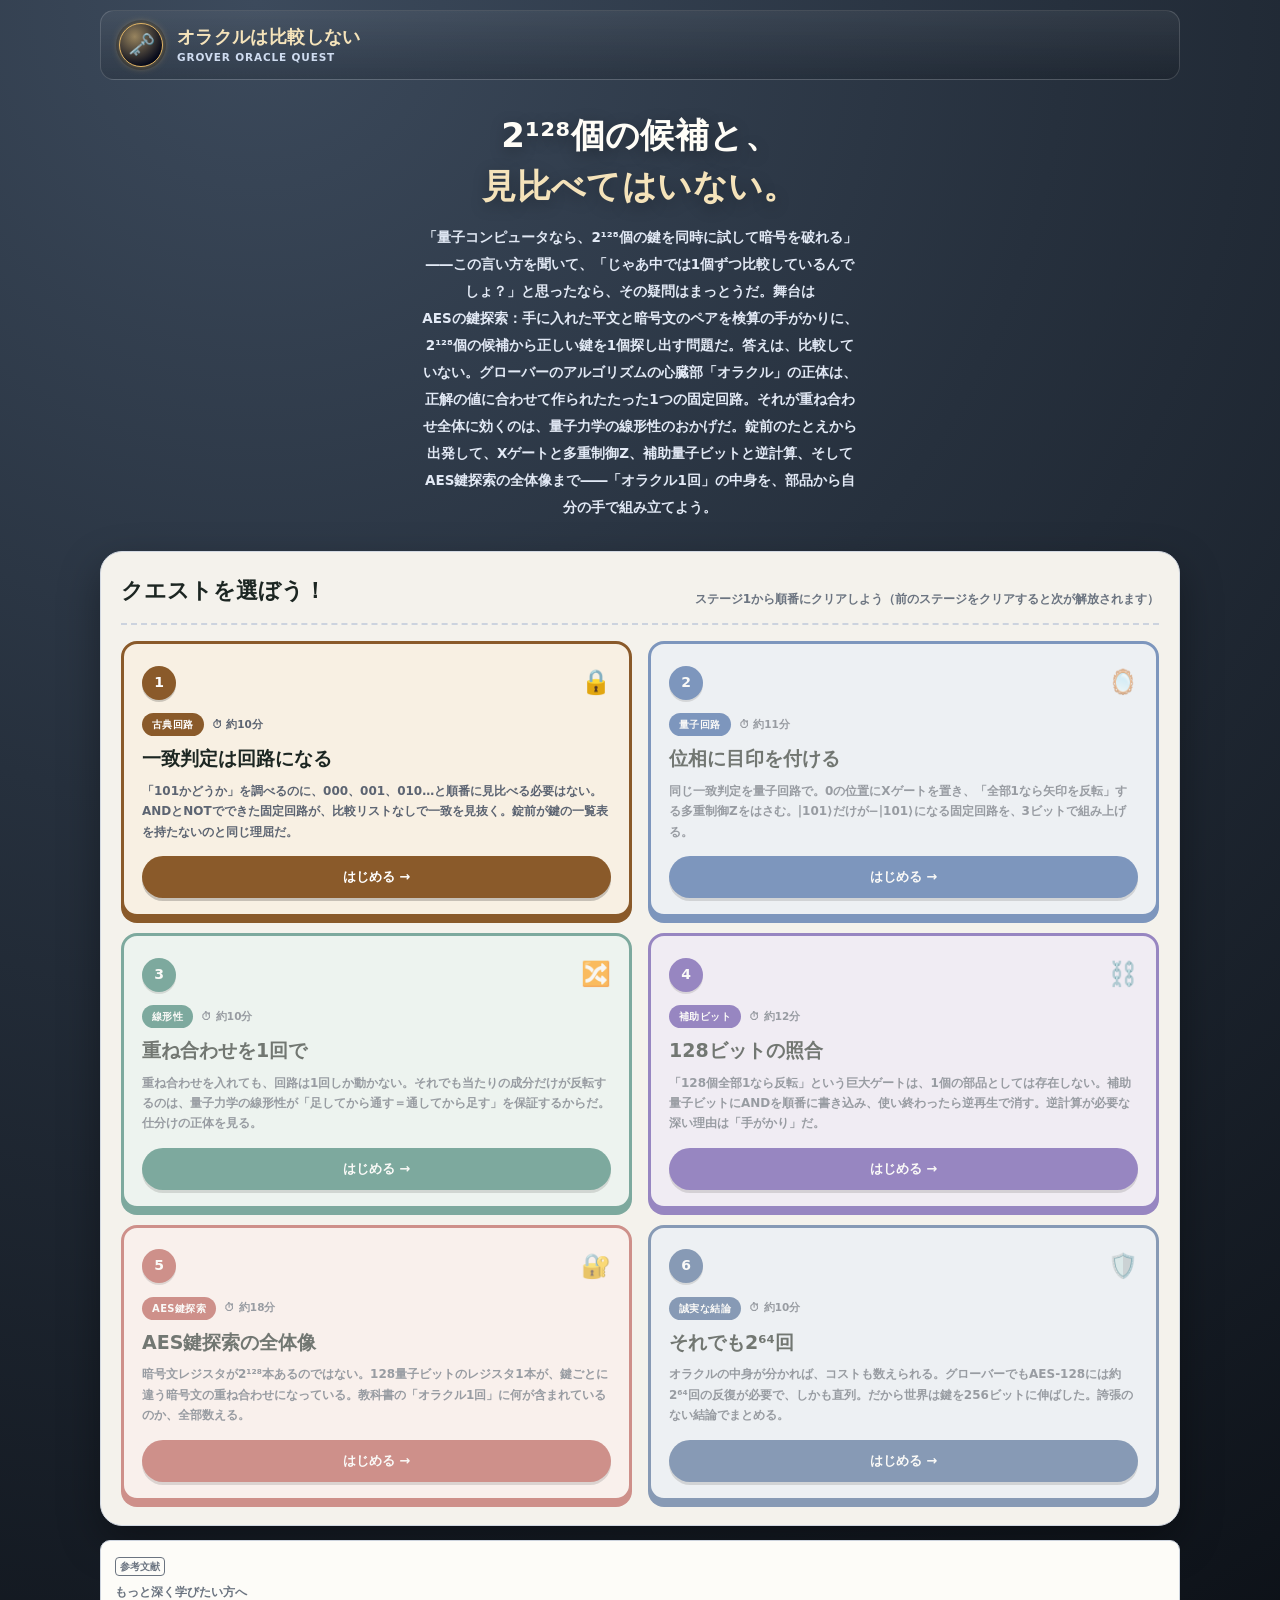
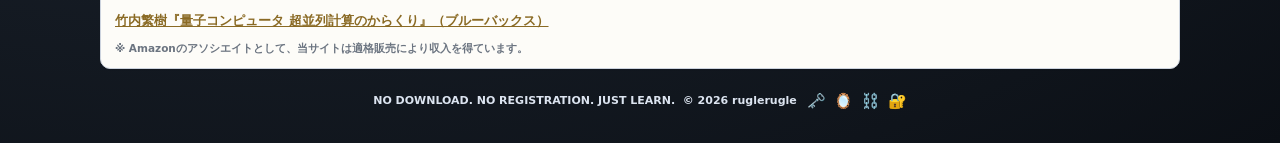
<file: index.html>
<!DOCTYPE html>
<html lang="ja">
<head>
<meta charset="UTF-8">
<meta name="viewport" content="width=device-width, initial-scale=1.0">
<meta name="theme-color" content="#26303d">
<!-- Google tag (gtag.js) -->
<script async src="https://www.googletagmanager.com/gtag/js?id=G-9RTQCP2HXM"></script>
<script>
  window.dataLayer = window.dataLayer || [];
  function gtag(){dataLayer.push(arguments);}
  gtag('js', new Date());
  gtag('config', 'G-9RTQCP2HXM');
</script>
<title>オラクルは比較しない ― グローバー探索の一致判定回路のなかみ 全6ステージの無料学習ゲーム</title>
<meta name="description" content="「グローバーのアルゴリズムは2¹²⁸個の鍵を同時に試す」――その言い方は誤解のもと。オラクルの正体は、候補を1個ずつ比較する装置ではなく、固定の一致判定回路だ。ANDの錠前、Xゲートと多重制御Z、線形性、補助量子ビットと逆計算、AES鍵探索まで、オラクルのなかみを部品から組み立てる全6ステージの無料学習サイト。ねこ博士とうさ美が案内します。">
<link rel="canonical" href="https://ruglerugle.github.io/grover-oracle/">
<meta property="og:type" content="website">
<meta property="og:site_name" content="オラクルは比較しない">
<meta property="og:locale" content="ja_JP">
<meta property="og:title" content="オラクルは比較しない ― グローバー探索の一致判定回路のなかみ">
<meta property="og:description" content="オラクルは候補を1個ずつ比較しない。固定の一致判定回路と線形性が「全候補ぶんの照合」を済ませるからくりを、部品から組み立てる全6ステージ。">
<meta property="og:url" content="https://ruglerugle.github.io/grover-oracle/">
<meta property="og:image" content="https://ruglerugle.github.io/grover-oracle/images/ogp.png">
<meta name="twitter:card" content="summary_large_image">
<link rel="icon" type="image/png" href="images/favicon.png">
<link rel="stylesheet" href="design-system.css">
<script type="application/ld+json">
{
  "@context": "https://schema.org",
  "@type": "LearningResource",
  "name": "オラクルは比較しない ― グローバー探索の一致判定回路のなかみ",
  "alternateName": "GROVER ORACLE QUEST",
  "description": "グローバーのアルゴリズムのオラクル（一致判定回路）の中身を、古典のAND回路・Xゲートと多重制御Z・線形性・補助量子ビットと逆計算・AES鍵探索の全体像まで、論理の飛躍なく組み立てる学習サイト。全6ステージ。",
  "url": "https://ruglerugle.github.io/grover-oracle/",
  "inLanguage": "ja",
  "learningResourceType": "learning activity",
  "educationalLevel": "中学生以上",
  "teaches": "量子計算（グローバーのアルゴリズム・オラクル・位相反転・線形性・多重制御ゲート・補助量子ビット・逆計算・AES鍵探索）",
  "isAccessibleForFree": true,
  "author": { "@type": "Person", "name": "ruglerugle" }
}
</script>
</head>
<body>
<div class="shell">
  <nav class="topbar" aria-label="サイト情報">
    <span class="brand-badge" aria-hidden="true">🗝️</span>
    <span class="brand-copy">
      <strong>オラクルは比較しない</strong>
      <small>GROVER ORACLE QUEST</small>
    </span>
  </nav>

  <header class="hero">
    <div class="hero-copy">
      <h1><span class="line">2¹²⁸個の候補と、</span><span class="line accent">見比べてはいない。</span></h1>
      <p>「量子コンピュータなら、2¹²⁸個の鍵を同時に試して暗号を破れる」――この言い方を聞いて、「じゃあ中では1個ずつ比較しているんでしょ？」と思ったなら、その疑問はまっとうだ。舞台は<span class="nowrap">AESの鍵探索</span>：手に入れた平文と暗号文のペアを検算の手がかりに、2¹²⁸個の候補から正しい鍵を1個探し出す問題だ。答えは、比較していない。グローバーのアルゴリズムの心臓部「オラクル」の正体は、<span class="nowrap">正解の値に合わせて作られた</span><span class="nowrap">たった1つの固定回路</span>。それが重ね合わせ全体に効くのは、量子力学の線形性のおかげだ。錠前のたとえから出発して、Xゲートと多重制御Z、補助量子ビットと逆計算、そしてAES鍵探索の全体像まで――「オラクル1回」の中身を、部品から自分の手で組み立てよう。</p>
    </div>
  </header>

  <main>
    <section class="board" aria-labelledby="quest-heading">
      <div class="board-head">
        <div><h2 id="quest-heading">クエストを選ぼう！</h2></div>
        <p>ステージ1から順番にクリアしよう（前のステージをクリアすると次が解放されます）</p>
      </div>

      <div class="quest-grid">
        <a class="quest-card" href="stage1.html" data-stage="1" style="--accent:#8a5a2a;--accent-bg:#f8f0e3">
          <div class="q-top"><span class="q-num">1</span><span class="q-suit" aria-hidden="true">🔒</span></div>
          <div class="q-meta"><span class="q-tag">古典回路</span><span class="q-time">⏱ 約10分</span></div>
          <div class="q-title">一致判定は回路になる</div>
          <p class="q-desc">「101かどうか」を調べるのに、000、001、010…と順番に見比べる必要はない。ANDとNOTでできた固定回路が、比較リストなしで一致を見抜く。錠前が鍵の一覧表を持たないのと同じ理屈だ。</p>
          <span class="q-cta">はじめる →</span>
        </a>

        <a class="quest-card" href="stage2.html" data-stage="2" style="--accent:#2f5a9e;--accent-bg:#e9eff8">
          <div class="q-top"><span class="q-num">2</span><span class="q-suit" aria-hidden="true">🪞</span></div>
          <div class="q-meta"><span class="q-tag">量子回路</span><span class="q-time">⏱ 約11分</span></div>
          <div class="q-title">位相に目印を付ける</div>
          <p class="q-desc">同じ一致判定を量子回路で。0の位置にXゲートを置き、「全部1なら矢印を反転」する多重制御Zをはさむ。|101⟩だけが−|101⟩になる固定回路を、3ビットで組み上げる。</p>
          <span class="q-cta">はじめる →</span>
        </a>

        <a class="quest-card" href="stage3.html" data-stage="3" style="--accent:#2f7a6b;--accent-bg:#e9f5f1">
          <div class="q-top"><span class="q-num">3</span><span class="q-suit" aria-hidden="true">🔀</span></div>
          <div class="q-meta"><span class="q-tag">線形性</span><span class="q-time">⏱ 約10分</span></div>
          <div class="q-title">重ね合わせを1回で</div>
          <p class="q-desc">重ね合わせを入れても、回路は1回しか動かない。それでも当たりの成分だけが反転するのは、量子力学の線形性が「足してから通す＝通してから足す」を保証するからだ。仕分けの正体を見る。</p>
          <span class="q-cta">はじめる →</span>
        </a>

        <a class="quest-card" href="stage4.html" data-stage="4" style="--accent:#5b3fa6;--accent-bg:#efe9f9">
          <div class="q-top"><span class="q-num">4</span><span class="q-suit" aria-hidden="true">⛓️</span></div>
          <div class="q-meta"><span class="q-tag">補助ビット</span><span class="q-time">⏱ 約12分</span></div>
          <div class="q-title">128ビットの照合</div>
          <p class="q-desc">「128個全部1なら反転」という巨大ゲートは、1個の部品としては存在しない。補助量子ビットにANDを順番に書き込み、使い終わったら逆再生で消す。逆計算が必要な深い理由は「手がかり」だ。</p>
          <span class="q-cta">はじめる →</span>
        </a>

        <a class="quest-card" href="stage5.html" data-stage="5" style="--accent:#b5504a;--accent-bg:#fdefed">
          <div class="q-top"><span class="q-num">5</span><span class="q-suit" aria-hidden="true">🔐</span></div>
          <div class="q-meta"><span class="q-tag">AES鍵探索</span><span class="q-time">⏱ 約18分</span></div>
          <div class="q-title">AES鍵探索の全体像</div>
          <p class="q-desc">暗号文レジスタが2¹²⁸本あるのではない。128量子ビットのレジスタ1本が、鍵ごとに違う暗号文の重ね合わせになっている。教科書の「オラクル1回」に何が含まれているのか、全部数える。</p>
          <span class="q-cta">はじめる →</span>
        </a>

        <a class="quest-card" href="stage6.html" data-stage="6" style="--accent:#3f6191;--accent-bg:#eaf0f8">
          <div class="q-top"><span class="q-num">6</span><span class="q-suit" aria-hidden="true">🛡️</span></div>
          <div class="q-meta"><span class="q-tag">誠実な結論</span><span class="q-time">⏱ 約10分</span></div>
          <div class="q-title">それでも2⁶⁴回</div>
          <p class="q-desc">オラクルの中身が分かれば、コストも数えられる。グローバーでもAES-128には約2⁶⁴回の反復が必要で、しかも直列。だから世界は鍵を256ビットに伸ばした。誇張のない結論でまとめる。</p>
          <span class="q-cta">はじめる →</span>
        </a>
      </div>
    </section>

    <div id="book-recommend"></div>
  </main>

  <footer>
    <p>NO DOWNLOAD. NO REGISTRATION. JUST LEARN. &nbsp;© <span id="year"></span> ruglerugle</p>
    <div class="footer-suits" aria-hidden="true"><span>🗝️</span><span>🪞</span><span>⛓️</span><span>🔐</span></div>
  </footer>
</div>

<script>
  document.getElementById("year").textContent = new Date().getFullYear();
</script>
<script src="js/progress.js"></script>
<script>GO.initCoverPage();</script>
</body>
</html>
</file>
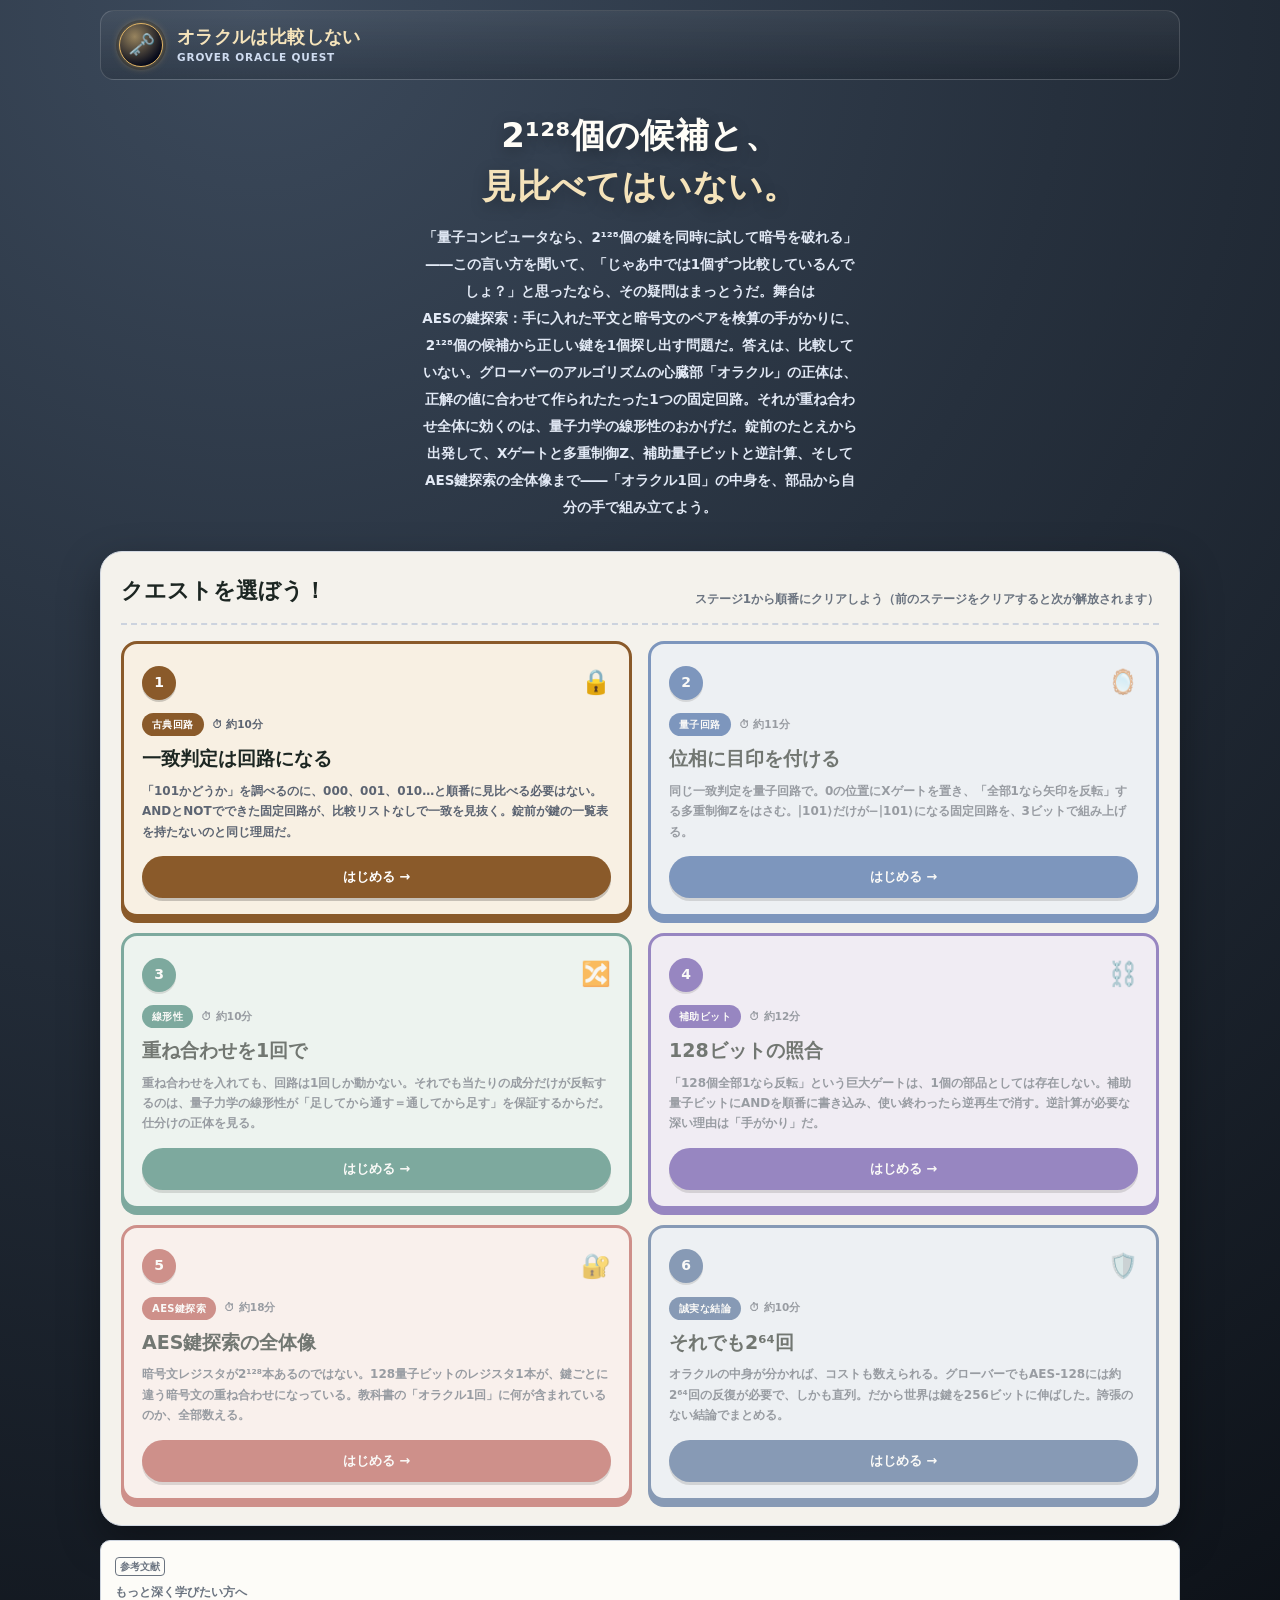
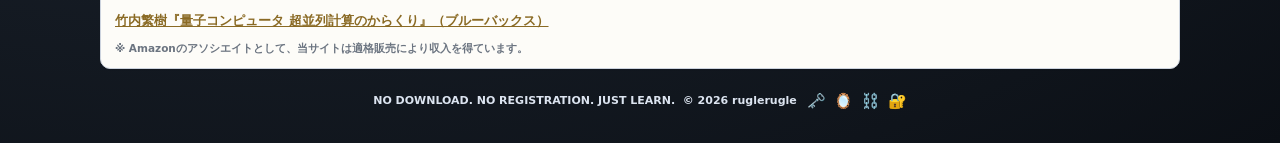
<file: complete.html>
<!DOCTYPE html>
<html lang="ja">
<head>
<meta charset="UTF-8">
<meta name="viewport" content="width=device-width, initial-scale=1.0">
<meta name="theme-color" content="#26303d">
<!-- Google tag (gtag.js) -->
<script async src="https://www.googletagmanager.com/gtag/js?id=G-9RTQCP2HXM"></script>
<script>
  window.dataLayer = window.dataLayer || [];
  function gtag(){dataLayer.push(arguments);}
  gtag('js', new Date());
  gtag('config', 'G-9RTQCP2HXM');
</script>
<title>全ステージクリア ― オラクルは比較しない</title>
<meta name="description" content="オラクルは比較しない、全6ステージクリアおめでとう。ここまでの旅を振り返ろう。">
<meta name="robots" content="noindex">
<link rel="canonical" href="https://ruglerugle.github.io/grover-oracle/complete.html">
<meta property="og:type" content="website">
<meta property="og:site_name" content="オラクルは比較しない">
<meta property="og:locale" content="ja_JP">
<meta property="og:title" content="全ステージクリア ― オラクルは比較しない">
<meta property="og:description" content="全6ステージクリアおめでとう。旅を振り返ろう。">
<meta property="og:url" content="https://ruglerugle.github.io/grover-oracle/complete.html">
<meta property="og:image" content="https://ruglerugle.github.io/grover-oracle/images/ogp.png">
<meta name="twitter:card" content="summary_large_image">
<link rel="icon" type="image/png" href="images/favicon.png">
<link rel="stylesheet" href="design-system.css">
</head>
<body>
<div class="shell">
  <nav class="topbar" aria-label="サイト情報">
    <span class="brand-badge" aria-hidden="true">🗝️</span>
    <span class="brand-copy">
      <strong>オラクルは比較しない</strong>
      <small>GROVER ORACLE QUEST</small>
    </span>
  </nav>

  <header class="hero">
    <div class="hero-copy">
      <h1><span class="line">錠前、開錠完了 ∎</span></h1>
      <p>「量子コンピュータは2¹²⁸個の鍵を同時に試す」という言い回しの、どこが誤解を招き、実際には何が起きているのか――きみはもう、オラクルの中身を部品から語れる。比較リストのない錠前、位相の透明な目印、線形性という仕分け係、ANDの鎖と逆計算、1本きりのレジスタ。そして「オラクル1回」が数万ゲートの誠実な労働であることまで。旅の記録で振り返ろう。</p>
    </div>
  </header>

  <main>
    <section class="board" aria-labelledby="recap-heading">
      <div class="board-head">
        <div><h2 id="recap-heading">ここまでの旅を振り返ろう</h2></div>
        <p>全6ステージ、おつかれさま</p>
      </div>

      <div class="recap-list">
        <div class="recap-item">
          <div class="recap-num">1</div>
          <div class="recap-body">
            <div class="recap-title">一致判定は回路になる</div>
            <div class="recap-desc">C=101との一致は f＝y₂ AND (NOT y₁) AND y₀ の固定回路で判定できる。候補リストも比較用メモもなく、正解の情報はNOTを置いた位置に焼き付いている。部品数はビット数に比例し、候補の数2¹²⁸とは無関係。</div>
          </div>
        </div>
        <div class="recap-item">
          <div class="recap-num">2</div>
          <div class="recap-body">
            <div class="recap-title">位相に目印を付ける</div>
            <div class="recap-desc">Cの0の桁にX、「全部1なら矢印を反転」の多重制御Z、Xを戻す。|101⟩だけが−|101⟩になり、他の7状態は無傷で通り抜ける。目印は長さを変えない透明なインクで、折り返しが長さに変えて初めて見える。</div>
          </div>
        </div>
        <div class="recap-item">
          <div class="recap-num">3</div>
          <div class="recap-body">
            <div class="recap-title">重ね合わせを1回で</div>
            <div class="recap-desc">重ね合わせを通しても回路は1回しか動かない。U(α|001⟩＋β|101⟩)＝αU|001⟩＋βU|101⟩――「足してから通す＝1個ずつ通してから足す」を法則が保証する。仕分けは装置ではなく線形性の仕事。</div>
          </div>
        </div>
        <div class="recap-item">
          <div class="recap-num">4</div>
          <div class="recap-body">
            <div class="recap-title">128ビットの照合</div>
            <div class="recap-desc">巨大な門番は既製品にない。トフォリの鎖で補助ビットにANDを積み、Zを1発、鎖を逆再生してメモを消す。メモが残れば手がかりになって干渉が壊れる――逆計算は死活問題。費用は数百ゲート、ビット数に比例。</div>
          </div>
        </div>
        <div class="recap-item">
          <div class="recap-num">5</div>
          <div class="recap-body">
            <div class="recap-title">AES鍵探索の全体像</div>
            <div class="recap-desc">Σ|k⟩|AESₖ(P)⟩のレジスタは1本きり。もつれのおかげで、暗号文への目印がそのまま正解鍵への目印になる。「オラクル1回」＝AES計算＋照合＋位相反転＋逆計算のひとまとまり、数万ゲート。</div>
          </div>
        </div>
        <div class="recap-item">
          <div class="recap-num">6</div>
          <div class="recap-body">
            <div class="recap-title">それでも2⁶⁴回</div>
            <div class="recap-desc">反復は直列で、1回1マイクロ秒でも58万年。「一瞬で破れる」は四重に誤り。それでも安全マージンの目減りを重く見て、世界は鍵を256ビットに伸ばした。指数加速のショアとは処方箋が違う。</div>
          </div>
        </div>
      </div>

      <div class="formula-box">
        <span class="step">【旅の結論 ― オラクルは比較しない】</span>
        <span class="step">・オラクルは<strong>正解の値に合わせて作られた固定の一致判定回路</strong>。候補を1個ずつ取り出して比較する装置ではない</span>
        <span class="step">・重ね合わせの全成分に効くのは、回路の仕掛けではなく<strong>量子力学の線形性</strong>。回路は1回しか動かない</span>
        <span class="step">・「オラクル1回」＝<strong>AES計算＋一致判定＋位相反転＋逆計算</strong>のひとまとまり。物理ゲート1個ではない</span>
        <span class="step">・手間はビット数に比例し、候補の数 2¹²⁸ には比例しない。ただし目印を長さに変える反復が<span class="nw">約2⁶⁴回・直列</span>で必要</span>
        <span class="step">・魔法はどこにもない。<strong>装置ではなく法則が仕分けをしてくれる</strong>――それがこの計算機の本当のすごさ</span>
      </div>

      <div class="complete-actions">
        <a class="btn btn-primary" href="index.html">トップに戻る →</a>
        <button class="btn" id="btn-reset-all">🔄 最初からやり直す</button>
      </div>
    </section>

    <div id="book-recommend"></div>
  </main>

  <footer>
    <p>NO DOWNLOAD. NO REGISTRATION. JUST LEARN. &nbsp;© <span id="year"></span> ruglerugle</p>
    <div class="footer-suits" aria-hidden="true"><span>🗝️</span><span>🪞</span><span>⛓️</span><span>🔐</span></div>
  </footer>
</div>

<script>
  document.getElementById("year").textContent = new Date().getFullYear();
</script>
<script src="js/progress.js"></script>
<script>GO.initCompletePage();</script>
</body>
</html>
</file>
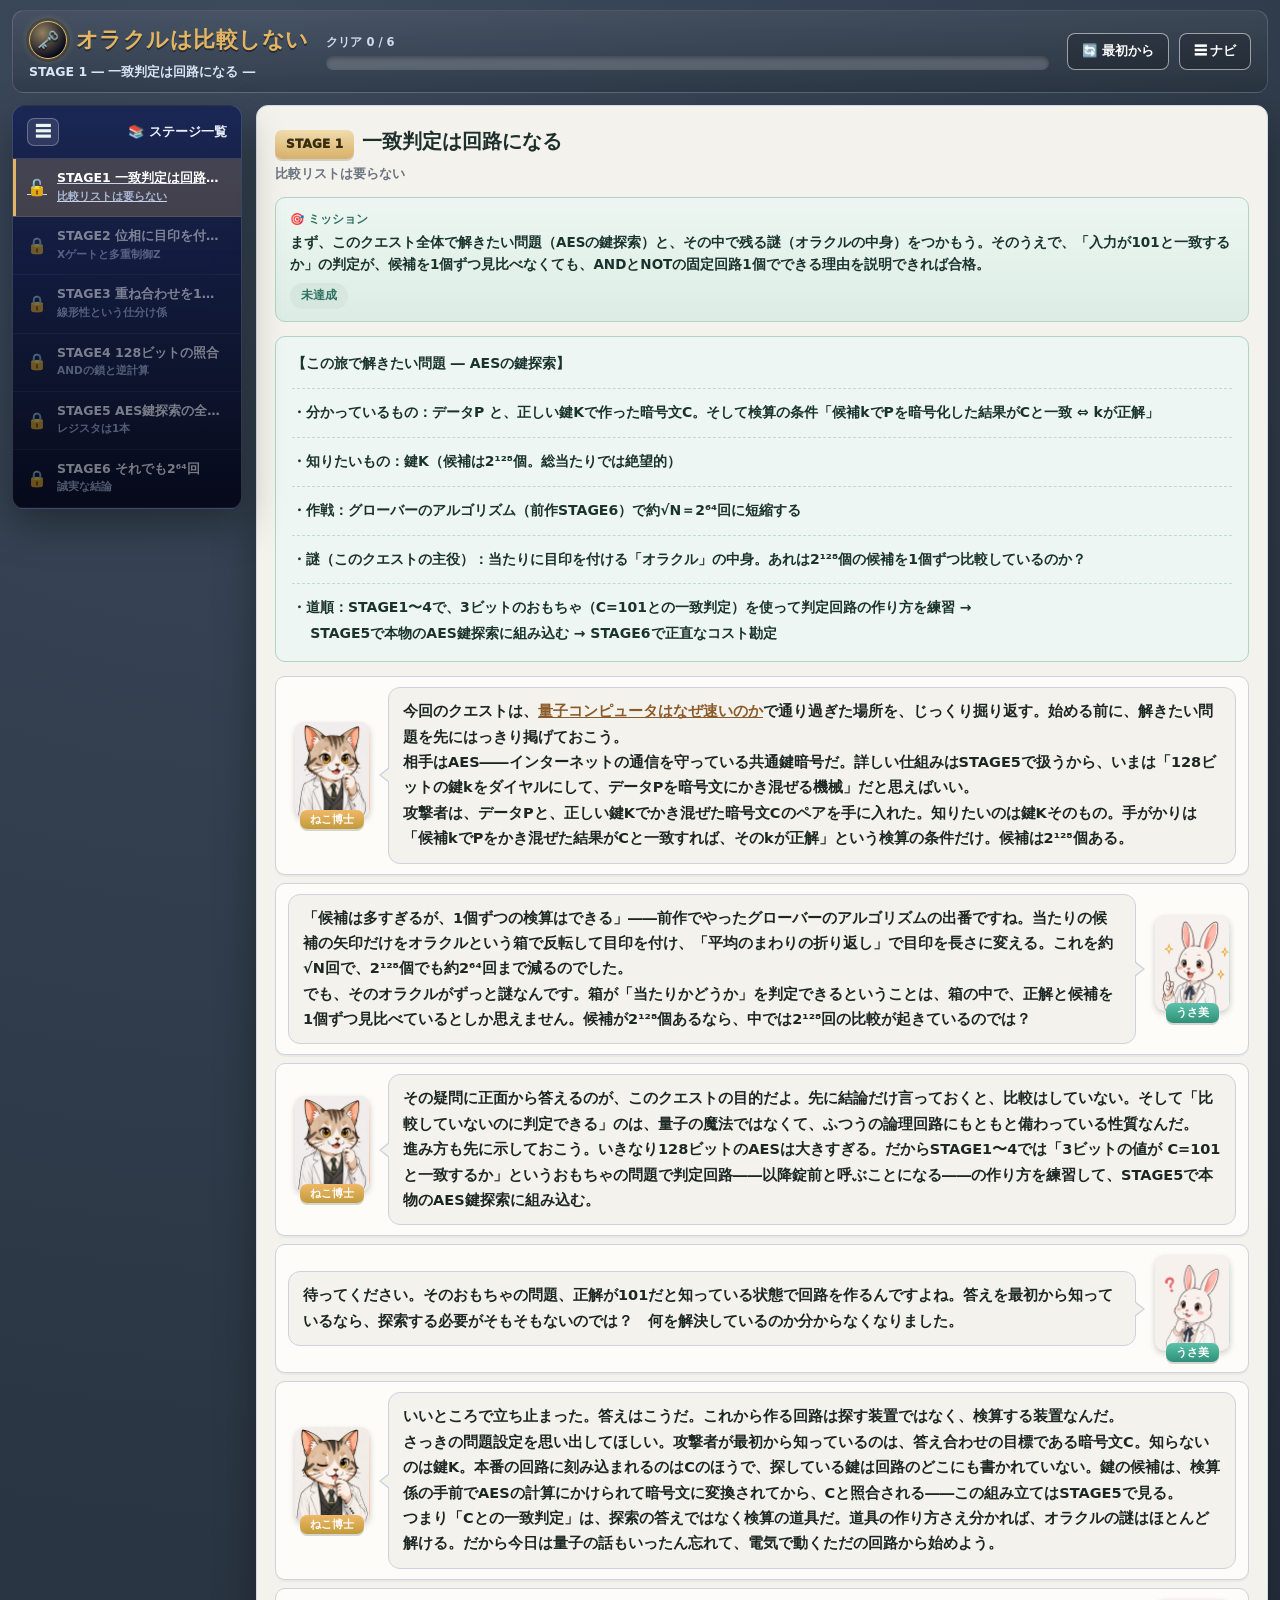
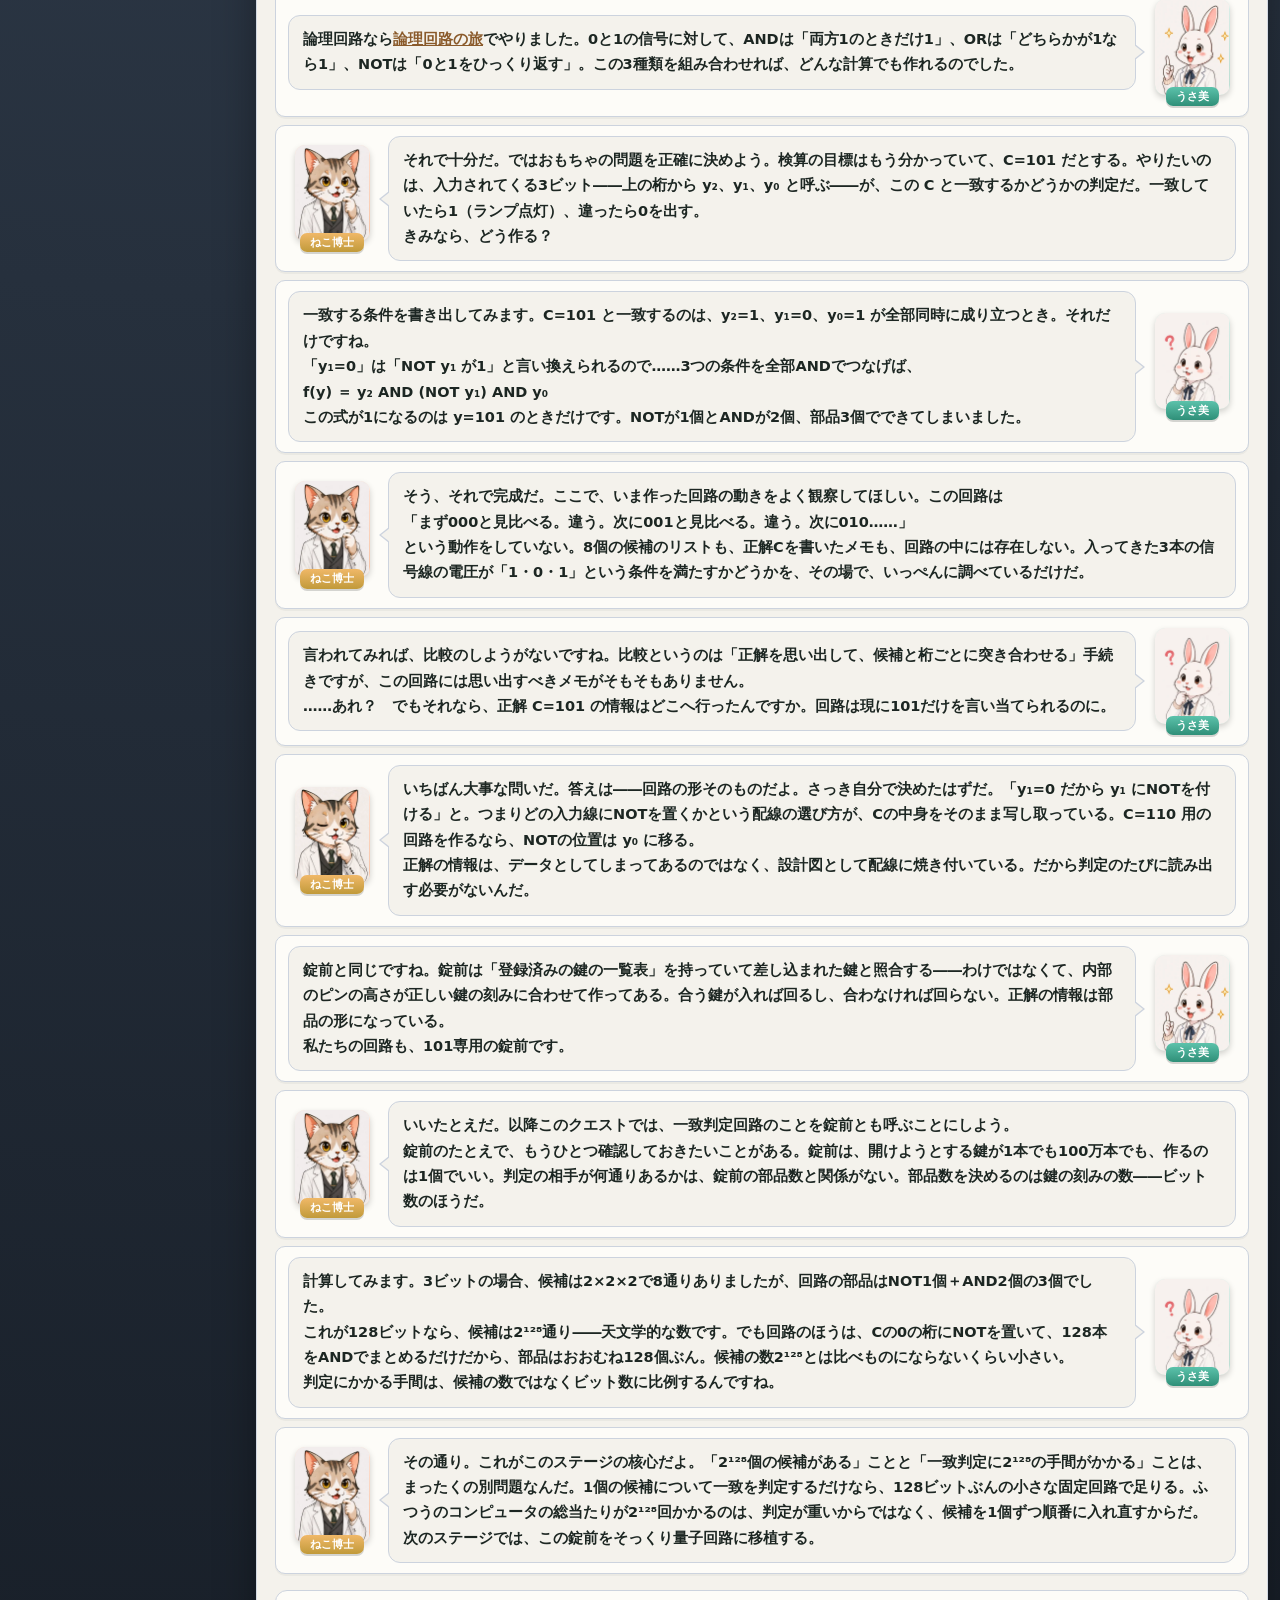
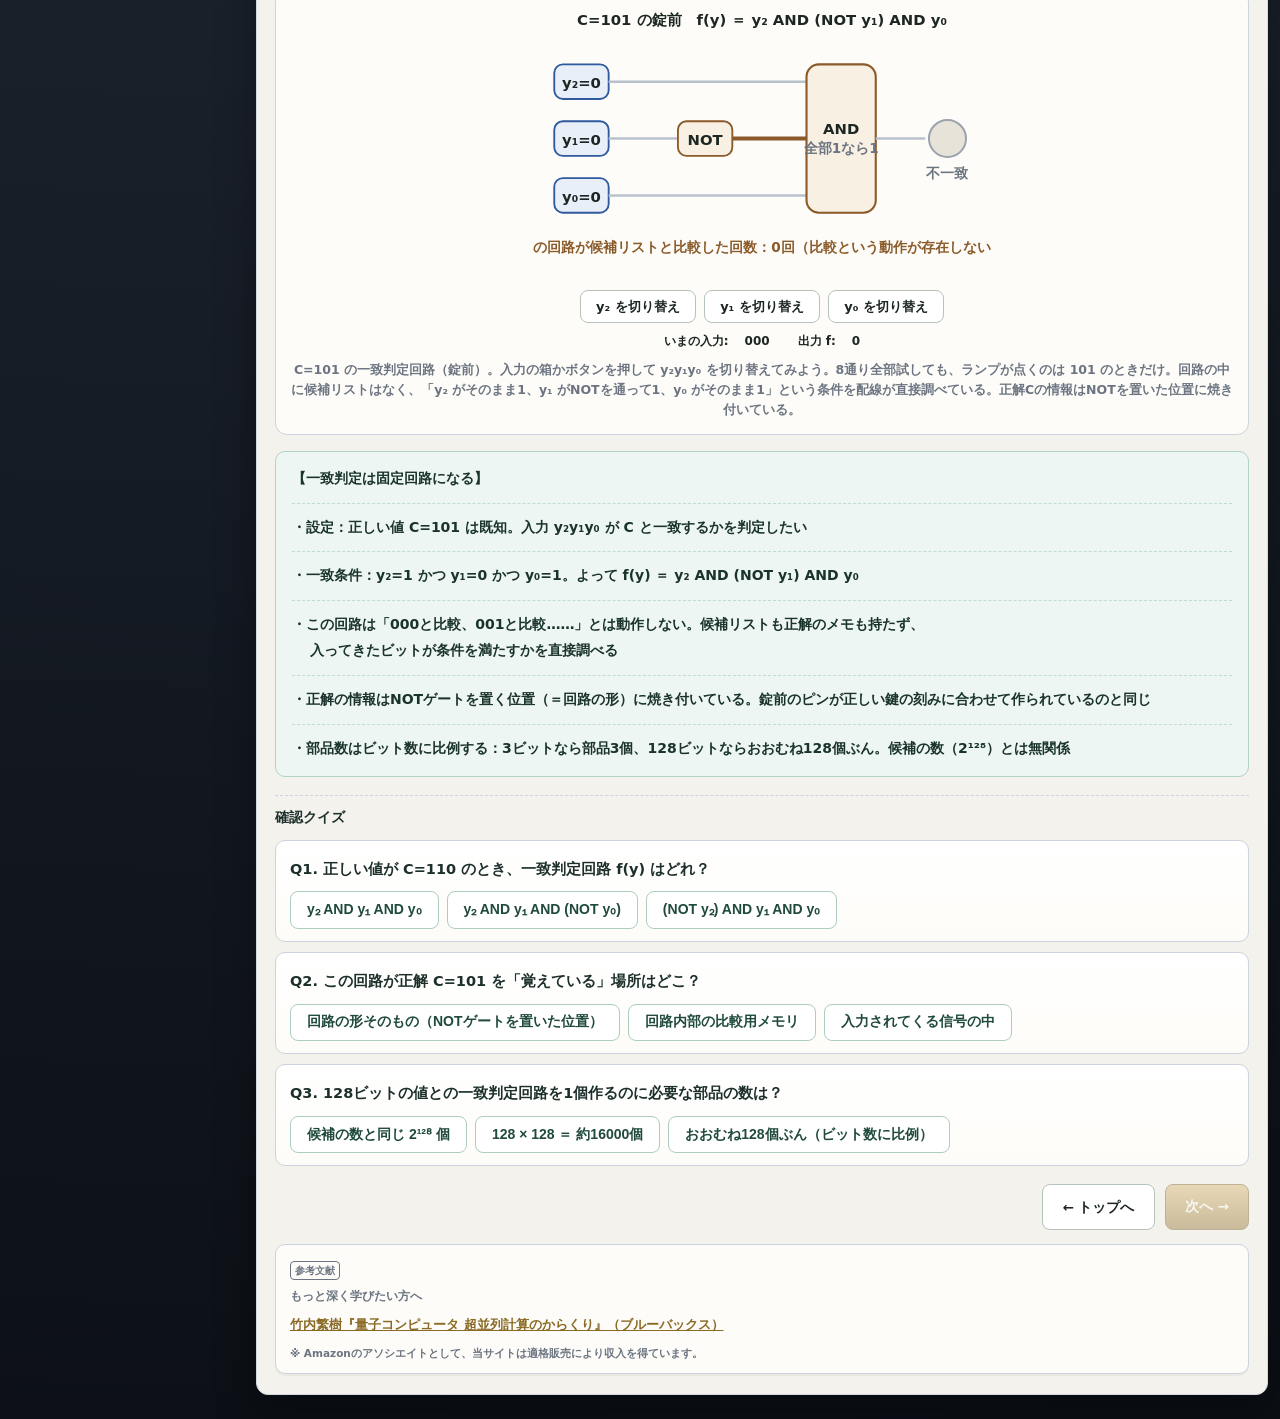
<file: stage1.html>
<!DOCTYPE html>
<html lang="ja">
<head>
<meta charset="UTF-8">
<meta name="viewport" content="width=device-width, initial-scale=1.0">
<meta name="theme-color" content="#26303d">
<!-- Google tag (gtag.js) -->
<script async src="https://www.googletagmanager.com/gtag/js?id=G-9RTQCP2HXM"></script>
<script>
  window.dataLayer = window.dataLayer || [];
  function gtag(){dataLayer.push(arguments);}
  gtag('js', new Date());
  gtag('config', 'G-9RTQCP2HXM');
</script>
<title>STAGE1 一致判定は回路になる ― オラクルは比較しない</title>
<meta name="description" content="「入力が101かどうか」を調べるのに、000と比較、001と比較…と順番に見比べる必要はない。ANDとNOTでできた固定回路が、比較リストなしで一致を見抜く。錠前が鍵の一覧表を持たないのと同じ理屈を、まず古典回路で確かめる。">
<link rel="canonical" href="https://ruglerugle.github.io/grover-oracle/stage1.html">
<meta property="og:type" content="article">
<meta property="og:site_name" content="オラクルは比較しない">
<meta property="og:locale" content="ja_JP">
<meta property="og:title" content="STAGE1 一致判定は回路になる ― オラクルは比較しない">
<meta property="og:description" content="一致判定に比較リストは要らない。ANDとNOTの固定回路が101を見抜く仕組みを、錠前のたとえで理解する。">
<meta property="og:url" content="https://ruglerugle.github.io/grover-oracle/stage1.html">
<meta property="og:image" content="https://ruglerugle.github.io/grover-oracle/images/ogp.png">
<meta name="twitter:card" content="summary_large_image">
<link rel="icon" type="image/png" href="images/favicon.png">
<link rel="stylesheet" href="design-system.css">
<style>
  .qc-svg .label{fill:var(--muted);font-size:11px;font-weight:700}
  .qc-svg .strong{fill:var(--ink);font-size:12px;font-weight:900}
  .qc-svg .accent{fill:#8a5a2a;font-size:11px;font-weight:900}
  .anim-ctrl{display:flex;align-items:center;gap:8px;justify-content:center;margin-top:10px;flex-wrap:wrap}
  .anim-ctrl .btn{padding:.4rem .95rem;font-size:13px;font-weight:900}
  .readout{display:flex;flex-wrap:wrap;gap:4px 16px;justify-content:center;margin-top:8px;font-size:12px;font-weight:700;color:var(--ink)}
  .readout b{font-weight:900;font-variant-numeric:tabular-nums;color:inherit}
</style>
</head>
<body>
<div class="app-shell side-collapsed" id="app-shell">
  <header class="game-header">
    <div class="brand">
      <div class="brand-title"><a class="head-reset home-badge" href="index.html" title="トップへ" aria-label="トップへ">🗝️</a> <span>オラクルは比較しない</span></div>
      <div class="brand-sub">STAGE 1 ― 一致判定は回路になる ―</div>
    </div>
    <div class="head-progress-wrap">
      <div class="head-progress-label" id="progress-label">クリア 0 / 6</div>
      <div class="head-progress" role="progressbar" aria-label="クリア済みステージ数" aria-valuemin="0" aria-valuemax="6" aria-valuenow="0"><div class="head-progress-fill" id="progress-fill" style="width:0%"></div></div>
    </div>
    <div class="header-actions">
      <button class="head-reset" id="btn-reset-all">🔄 最初から</button>
      <button class="head-reset" id="head-nav-toggle" title="ステージ一覧の表示切替">☰ ナビ</button>
    </div>
  </header>

  <div class="game-layout">
    <div class="side-backdrop" id="side-backdrop"></div>
    <aside class="side-panel">
      <div class="side-head">
        <button class="side-toggle" id="sidebar-toggle" title="ステージ一覧の表示切替" aria-label="ステージ一覧の表示切替">☰</button>
        <span class="side-head-text">📚 ステージ一覧</span>
      </div>
      <div class="side-list" id="side-list"></div>
    </aside>

    <main class="main-area">
      <div class="chapter-head">
        <span class="chapter-badge">STAGE 1</span><span class="chapter-title">一致判定は回路になる</span>
        <div class="chapter-sub">比較リストは要らない</div>
      </div>

      <div class="mission-box">
        <div class="mission-label">🎯 ミッション</div>
        <div class="mission-text">まず、このクエスト全体で解きたい問題（AESの鍵探索）と、その中で残る謎（オラクルの中身）をつかもう。そのうえで、「入力が101と一致するか」の判定が、候補を1個ずつ見比べなくても、ANDとNOTの固定回路1個でできる理由を説明できれば合格。</div>
        <span class="mission-status" id="mission-status">未達成</span>
      </div>

      <div class="formula-box">
        <span class="step">【この旅で解きたい問題 ― AESの鍵探索】</span>
        <span class="step">・分かっているもの：データP と、正しい鍵Kで作った暗号文C。そして検算の条件「候補kでPを暗号化した結果がCと一致 ⇔ kが正解」</span>
        <span class="step">・知りたいもの：<strong>鍵K</strong>（候補は2¹²⁸個。総当たりでは絶望的）</span>
        <span class="step">・作戦：グローバーのアルゴリズム（前作STAGE6）で約√N＝<span class="nw">2⁶⁴回</span>に短縮する</span>
        <span class="step">・謎（このクエストの主役）：当たりに目印を付ける<strong>「オラクル」の中身</strong>。あれは2¹²⁸個の候補を1個ずつ比較しているのか？</span>
        <span class="step">・道順：STAGE1〜4で、3ビットのおもちゃ（C=101との一致判定）を使って<strong>判定回路の作り方</strong>を練習 → STAGE5で本物のAES鍵探索に組み込む → STAGE6で正直なコスト勘定</span>
      </div>

      <div class="dialogue-scene">
        <div class="dialog-row">
          <div class="dialog-character">
            <div class="dialog-avatar mentor"><img src="images/cat.webp" width="300" height="386" alt=""></div>
            <div class="dialog-name mentor">ねこ博士</div>
          </div>
          <div class="dialog-bubble">今回のクエストは、<a href="https://ruglerugle.github.io/quantum-computer/" target="_blank" rel="noopener" style="color:#8a5a2a;text-decoration:underline">量子コンピュータはなぜ速いのか</a>で通り過ぎた場所を、じっくり掘り返す。始める前に、<strong>解きたい問題を先にはっきり掲げておこう</strong>。<br>相手は<strong>AES</strong>――インターネットの通信を守っている共通鍵暗号だ。詳しい仕組みはSTAGE5で扱うから、いまは「<strong>128ビットの鍵kをダイヤルにして、データPを暗号文にかき混ぜる機械</strong>」だと思えばいい。<br>攻撃者は、データPと、正しい鍵Kでかき混ぜた暗号文Cのペアを手に入れた。<strong>知りたいのは鍵Kそのもの</strong>。手がかりは「候補kでPをかき混ぜた結果がCと一致すれば、そのkが正解」という<strong>検算の条件</strong>だけ。候補は2¹²⁸個ある。</div>
        </div>
        <div class="dialog-row right">
          <div class="dialog-character">
            <div class="dialog-avatar student"><img src="images/rabbit.webp" width="300" height="386" alt=""></div>
            <div class="dialog-name student">うさ美</div>
          </div>
          <div class="dialog-bubble">「候補は多すぎるが、1個ずつの検算はできる」――前作でやった<strong>グローバーのアルゴリズム</strong>の出番ですね。当たりの候補の矢印だけを<strong>オラクル</strong>という箱で反転して目印を付け、「平均のまわりの折り返し」で目印を長さに変える。これを約√N回で、2¹²⁸個でも約2⁶⁴回まで減るのでした。<br>でも、そのオラクルがずっと謎なんです。箱が「当たりかどうか」を判定できるということは、<strong>箱の中で、正解と候補を1個ずつ見比べている</strong>としか思えません。候補が2¹²⁸個あるなら、中では2¹²⁸回の比較が起きているのでは？</div>
        </div>
        <div class="dialog-row">
          <div class="dialog-character">
            <div class="dialog-avatar mentor"><img src="images/cat.webp" width="300" height="386" alt=""></div>
            <div class="dialog-name mentor">ねこ博士</div>
          </div>
          <div class="dialog-bubble">その疑問に正面から答えるのが、このクエストの目的だよ。先に結論だけ言っておくと、<strong>比較はしていない</strong>。そして「比較していないのに判定できる」のは、量子の魔法ではなくて、<strong>ふつうの論理回路にもともと備わっている性質</strong>なんだ。<br>進み方も先に示しておこう。いきなり128ビットのAESは大きすぎる。だからSTAGE1〜4では「<strong>3ビットの値が C=101 と一致するか</strong>」というおもちゃの問題で判定回路――以降<strong>錠前</strong>と呼ぶことになる――の作り方を練習して、STAGE5で本物のAES鍵探索に組み込む。</div>
        </div>
        <div class="dialog-row right">
          <div class="dialog-character">
            <div class="dialog-avatar student"><img src="images/rabbitThink.webp" width="300" height="386" alt=""></div>
            <div class="dialog-name student">うさ美</div>
          </div>
          <div class="dialog-bubble">待ってください。そのおもちゃの問題、<strong>正解が101だと知っている状態</strong>で回路を作るんですよね。答えを最初から知っているなら、探索する必要がそもそもないのでは？　何を解決しているのか分からなくなりました。</div>
        </div>
        <div class="dialog-row">
          <div class="dialog-character">
            <div class="dialog-avatar mentor"><img src="images/catThink.webp" width="300" height="386" alt=""></div>
            <div class="dialog-name mentor">ねこ博士</div>
          </div>
          <div class="dialog-bubble">いいところで立ち止まった。答えはこうだ。これから作る回路は<strong>探す装置ではなく、検算する装置</strong>なんだ。<br>さっきの問題設定を思い出してほしい。攻撃者が最初から知っているのは、答え合わせの目標である<strong>暗号文C</strong>。知らないのは<strong>鍵K</strong>。本番の回路に刻み込まれるのはCのほうで、探している鍵は<strong>回路のどこにも書かれていない</strong>。鍵の候補は、検算係の手前でAESの計算にかけられて暗号文に変換されてから、Cと照合される――この組み立てはSTAGE5で見る。<br>つまり「Cとの一致判定」は、探索の答えではなく<strong>検算の道具</strong>だ。道具の作り方さえ分かれば、オラクルの謎はほとんど解ける。だから今日は量子の話もいったん忘れて、電気で動くただの回路から始めよう。</div>
        </div>
        <div class="dialog-row right">
          <div class="dialog-character">
            <div class="dialog-avatar student"><img src="images/rabbit.webp" width="300" height="386" alt=""></div>
            <div class="dialog-name student">うさ美</div>
          </div>
          <div class="dialog-bubble">論理回路なら<a href="https://informatics.habatakijuku.com/cpu-logic-game/" target="_blank" rel="noopener" style="color:#8a5a2a;text-decoration:underline">論理回路の旅</a>でやりました。0と1の信号に対して、ANDは「両方1のときだけ1」、ORは「どちらかが1なら1」、NOTは「0と1をひっくり返す」。この3種類を組み合わせれば、どんな計算でも作れるのでした。</div>
        </div>
        <div class="dialog-row">
          <div class="dialog-character">
            <div class="dialog-avatar mentor"><img src="images/cat.webp" width="300" height="386" alt=""></div>
            <div class="dialog-name mentor">ねこ博士</div>
          </div>
          <div class="dialog-bubble">それで十分だ。ではおもちゃの問題を正確に決めよう。<strong>検算の目標はもう分かっていて、C=101 だとする</strong>。やりたいのは、入力されてくる3ビット――上の桁から y₂、y₁、y₀ と呼ぶ――が、この C と<strong>一致するかどうかの判定</strong>だ。一致していたら1（ランプ点灯）、違ったら0を出す。<br>きみなら、どう作る？</div>
        </div>
        <div class="dialog-row right">
          <div class="dialog-character">
            <div class="dialog-avatar student"><img src="images/rabbitThink.webp" width="300" height="386" alt=""></div>
            <div class="dialog-name student">うさ美</div>
          </div>
          <div class="dialog-bubble">一致する条件を書き出してみます。C=101 と一致するのは、<strong>y₂=1、y₁=0、y₀=1 が全部同時に成り立つとき</strong>。それだけですね。<br>「y₁=0」は「NOT y₁ が1」と言い換えられるので……3つの条件を全部ANDでつなげば、<br><strong>f(y) ＝ y₂ AND (NOT y₁) AND y₀</strong><br>この式が1になるのは y=101 のときだけです。NOTが1個とANDが2個、部品3個でできてしまいました。</div>
        </div>
        <div class="dialog-row">
          <div class="dialog-character">
            <div class="dialog-avatar mentor"><img src="images/cat.webp" width="300" height="386" alt=""></div>
            <div class="dialog-name mentor">ねこ博士</div>
          </div>
          <div class="dialog-bubble">そう、それで完成だ。ここで、いま作った回路の動きをよく観察してほしい。この回路は<br>「まず000と見比べる。違う。次に001と見比べる。違う。次に010……」<br>という動作を<strong>していない</strong>。8個の候補のリストも、正解Cを書いたメモも、回路の中には存在しない。入ってきた3本の信号線の電圧が「1・0・1」という条件を満たすかどうかを、<strong>その場で、いっぺんに</strong>調べているだけだ。</div>
        </div>
        <div class="dialog-row right">
          <div class="dialog-character">
            <div class="dialog-avatar student"><img src="images/rabbitThink.webp" width="300" height="386" alt=""></div>
            <div class="dialog-name student">うさ美</div>
          </div>
          <div class="dialog-bubble">言われてみれば、比較のしようがないですね。比較というのは「正解を思い出して、候補と桁ごとに突き合わせる」手続きですが、この回路には思い出すべきメモがそもそもありません。<br>……あれ？　でもそれなら、<strong>正解 C=101 の情報はどこへ行った</strong>んですか。回路は現に101だけを言い当てられるのに。</div>
        </div>
        <div class="dialog-row">
          <div class="dialog-character">
            <div class="dialog-avatar mentor"><img src="images/catThink.webp" width="300" height="386" alt=""></div>
            <div class="dialog-name mentor">ねこ博士</div>
          </div>
          <div class="dialog-bubble">いちばん大事な問いだ。答えは――<strong>回路の形そのもの</strong>だよ。さっき自分で決めたはずだ。「y₁=0 だから y₁ にNOTを付ける」と。つまり<strong>どの入力線にNOTを置くか</strong>という配線の選び方が、Cの中身をそのまま写し取っている。C=110 用の回路を作るなら、NOTの位置は y₀ に移る。<br>正解の情報は、データとしてしまってあるのではなく、<strong>設計図として配線に焼き付いている</strong>。だから判定のたびに読み出す必要がないんだ。</div>
        </div>
        <div class="dialog-row right">
          <div class="dialog-character">
            <div class="dialog-avatar student"><img src="images/rabbit.webp" width="300" height="386" alt=""></div>
            <div class="dialog-name student">うさ美</div>
          </div>
          <div class="dialog-bubble">錠前と同じですね。錠前は「登録済みの鍵の一覧表」を持っていて差し込まれた鍵と照合する――わけではなくて、<strong>内部のピンの高さが正しい鍵の刻みに合わせて作ってある</strong>。合う鍵が入れば回るし、合わなければ回らない。正解の情報は部品の形になっている。<br>私たちの回路も、101専用の錠前です。</div>
        </div>
        <div class="dialog-row">
          <div class="dialog-character">
            <div class="dialog-avatar mentor"><img src="images/cat.webp" width="300" height="386" alt=""></div>
            <div class="dialog-name mentor">ねこ博士</div>
          </div>
          <div class="dialog-bubble">いいたとえだ。以降このクエストでは、一致判定回路のことを<strong>錠前</strong>とも呼ぶことにしよう。<br>錠前のたとえで、もうひとつ確認しておきたいことがある。錠前は、開けようとする鍵が1本でも100万本でも、<strong>作るのは1個でいい</strong>。判定の相手が何通りあるかは、錠前の部品数と関係がない。部品数を決めるのは<strong>鍵の刻みの数</strong>――ビット数のほうだ。</div>
        </div>
        <div class="dialog-row right">
          <div class="dialog-character">
            <div class="dialog-avatar student"><img src="images/rabbitThink.webp" width="300" height="386" alt=""></div>
            <div class="dialog-name student">うさ美</div>
          </div>
          <div class="dialog-bubble">計算してみます。3ビットの場合、候補は2×2×2で8通りありましたが、回路の部品はNOT1個＋AND2個の3個でした。<br>これが128ビットなら、候補は2¹²⁸通り――天文学的な数です。でも回路のほうは、Cの0の桁にNOTを置いて、128本をANDでまとめるだけだから、<strong>部品はおおむね128個ぶん</strong>。候補の数2¹²⁸とは比べものにならないくらい小さい。<br>判定にかかる手間は、候補の数ではなく<strong>ビット数に比例する</strong>んですね。</div>
        </div>
        <div class="dialog-row">
          <div class="dialog-character">
            <div class="dialog-avatar mentor"><img src="images/cat.webp" width="300" height="386" alt=""></div>
            <div class="dialog-name mentor">ねこ博士</div>
          </div>
          <div class="dialog-bubble">その通り。これがこのステージの核心だよ。<strong>「2¹²⁸個の候補がある」ことと「一致判定に2¹²⁸の手間がかかる」ことは、まったくの別問題</strong>なんだ。1個の候補について一致を判定するだけなら、128ビットぶんの小さな固定回路で足りる。ふつうのコンピュータの総当たりが2¹²⁸回かかるのは、判定が重いからではなく、<strong>候補を1個ずつ順番に入れ直す</strong>からだ。<br>次のステージでは、この錠前をそっくり量子回路に移植する。</div>
        </div>
      </div>

      <div class="diagram-box">
        <svg id="lock-svg" class="qc-svg" viewBox="0 0 372 216" width="100%" role="img" aria-label="C=101の一致判定回路の図。左に3つの入力y2、y1、y0があり、y1の線にはNOTゲートが入っている。3本の線がANDゲートに集まり、出力にランプがつながる。入力を切り替えると信号線の色が変わり、入力が101のときだけランプが点灯する">
          <text class="strong" x="186" y="16" text-anchor="middle">C=101 の錠前　f(y) ＝ y₂ AND (NOT y₁) AND y₀</text>
          <!-- 入力トグル -->
          <g id="in2" style="cursor:pointer" role="button" tabindex="0" aria-label="入力y2を切り替え">
            <rect x="18" y="48" width="44" height="28" rx="7" fill="#e9eff8" stroke="#2f5a9e" stroke-width="1.5"/>
            <text class="strong" x="40" y="67" text-anchor="middle">y₂=<tspan id="v2">0</tspan></text>
          </g>
          <g id="in1" style="cursor:pointer" role="button" tabindex="0" aria-label="入力y1を切り替え">
            <rect x="18" y="94" width="44" height="28" rx="7" fill="#e9eff8" stroke="#2f5a9e" stroke-width="1.5"/>
            <text class="strong" x="40" y="113" text-anchor="middle">y₁=<tspan id="v1">0</tspan></text>
          </g>
          <g id="in0" style="cursor:pointer" role="button" tabindex="0" aria-label="入力y0を切り替え">
            <rect x="18" y="140" width="44" height="28" rx="7" fill="#e9eff8" stroke="#2f5a9e" stroke-width="1.5"/>
            <text class="strong" x="40" y="159" text-anchor="middle">y₀=<tspan id="v0">0</tspan></text>
          </g>
          <!-- 配線 -->
          <line id="w2" x1="62" y1="62" x2="222" y2="62" stroke="#b9c2cc" stroke-width="2"/>
          <line id="w1a" x1="62" y1="108" x2="118" y2="108" stroke="#b9c2cc" stroke-width="2"/>
          <line id="w1b" x1="162" y1="108" x2="222" y2="108" stroke="#b9c2cc" stroke-width="2"/>
          <line id="w0" x1="62" y1="154" x2="222" y2="154" stroke="#b9c2cc" stroke-width="2"/>
          <!-- NOT -->
          <rect x="118" y="94" width="44" height="28" rx="7" fill="#f8f0e3" stroke="#8a5a2a" stroke-width="1.5"/>
          <text class="strong" x="140" y="113" text-anchor="middle">NOT</text>
          <!-- AND -->
          <rect x="222" y="48" width="56" height="120" rx="10" fill="#f8f0e3" stroke="#8a5a2a" stroke-width="1.7"/>
          <text class="strong" x="250" y="104" text-anchor="middle">AND</text>
          <text class="label" x="250" y="120" text-anchor="middle">全部1なら1</text>
          <!-- 出力 -->
          <line id="wout" x1="278" y1="108" x2="318" y2="108" stroke="#b9c2cc" stroke-width="2"/>
          <circle id="lamp" cx="336" cy="108" r="15" fill="#e7e3d8" stroke="#9aa2ad" stroke-width="1.6"/>
          <text id="lamp-label" class="label" x="336" y="140" text-anchor="middle">不一致</text>
          <text id="cmp-count" class="accent" x="186" y="200" text-anchor="middle">この回路が候補リストと比較した回数：0回（比較という動作が存在しない）</text>
        </svg>
        <div class="anim-ctrl">
          <button type="button" class="btn" id="btn-y2">y₂ を切り替え</button>
          <button type="button" class="btn" id="btn-y1">y₁ を切り替え</button>
          <button type="button" class="btn" id="btn-y0">y₀ を切り替え</button>
        </div>
        <div class="readout">いまの入力: <b id="cur-in">000</b>　出力 f: <b id="cur-out">0</b></div>
        <div class="diagram-caption">C=101 の一致判定回路（錠前）。入力の箱かボタンを押して y₂y₁y₀ を切り替えてみよう。8通り全部試しても、ランプが点くのは <strong>101 のときだけ</strong>。回路の中に候補リストはなく、「y₂ がそのまま1、y₁ がNOTを通って1、y₀ がそのまま1」という条件を配線が直接調べている。正解Cの情報は<strong>NOTを置いた位置</strong>に焼き付いている。</div>
      </div>

      <div class="formula-box">
        <span class="step">【一致判定は固定回路になる】</span>
        <span class="step">・設定：正しい値 <span class="nw">C=101</span> は既知。入力 <span class="nw">y₂y₁y₀</span> が C と一致するかを判定したい</span>
        <span class="step">・一致条件：<span class="nw">y₂=1</span> かつ <span class="nw">y₁=0</span> かつ <span class="nw">y₀=1</span>。よって <span class="nw">f(y) ＝ y₂ AND (NOT y₁) AND y₀</span></span>
        <span class="step">・この回路は「000と比較、001と比較……」とは<strong>動作しない</strong>。候補リストも正解のメモも持たず、入ってきたビットが条件を満たすかを直接調べる</span>
        <span class="step">・正解の情報は<strong>NOTゲートを置く位置（＝回路の形）</strong>に焼き付いている。錠前のピンが正しい鍵の刻みに合わせて作られているのと同じ</span>
        <span class="step">・部品数はビット数に比例する：3ビットなら部品3個、128ビットなら<span class="nw">おおむね128個ぶん</span>。候補の数（2¹²⁸）とは無関係</span>
      </div>

      <div class="quiz-head">確認クイズ</div>
      <div class="quiz-card" data-quiz>
        <p class="quiz-q">Q1. 正しい値が C=110 のとき、一致判定回路 f(y) はどれ？</p>
        <div class="choice-list">
          <button class="choice-btn">y₂ AND y₁ AND y₀</button>
          <button class="choice-btn">y₂ AND y₁ AND (NOT y₀)</button>
          <button class="choice-btn">(NOT y₂) AND y₁ AND y₀</button>
        </div>
        <div class="quiz-explain" hidden>正解！ C=110 と一致する条件は「y₂=1 かつ y₁=1 かつ y₀=0」。0になっている桁は y₀ だけなので、NOTは y₀ に付く。NOTの位置が変わる＝別の値専用の錠前になる、ということだ。</div>
      </div>

      <div class="quiz-card" data-quiz>
        <p class="quiz-q">Q2. この回路が正解 C=101 を「覚えている」場所はどこ？</p>
        <div class="choice-list">
          <button class="choice-btn">回路の形そのもの（NOTゲートを置いた位置）</button>
          <button class="choice-btn">回路内部の比較用メモリ</button>
          <button class="choice-btn">入力されてくる信号の中</button>
        </div>
        <div class="quiz-explain" hidden>正解！ 回路には正解を書いたメモも候補のリストもない。「y₁ にだけNOTを置く」という配線の選び方自体が、C=101 の写しになっている。だから判定のたびに正解を読み出す必要がなく、比較という動作も起こらない。</div>
      </div>

      <div class="quiz-card" data-quiz>
        <p class="quiz-q">Q3. 128ビットの値との一致判定回路を1個作るのに必要な部品の数は？</p>
        <div class="choice-list">
          <button class="choice-btn">候補の数と同じ 2¹²⁸ 個</button>
          <button class="choice-btn">128 × 128 ＝ 約16000個</button>
          <button class="choice-btn">おおむね128個ぶん（ビット数に比例）</button>
        </div>
        <div class="quiz-explain" hidden>正解！ Cの0の桁にNOTを置き、128本の線をANDでまとめるだけだから、部品数はビット数に比例する。「候補が2¹²⁸個ある」ことと「1回の判定にかかる手間」は別の話――ここを切り分けるのが、このクエスト全体の鍵になる。</div>
      </div>

      <div class="stage-nav">
        <a class="btn" href="index.html">← トップへ</a>
        <button class="btn btn-primary" id="btn-next" disabled>次へ →</button>
      </div>

      <div id="book-recommend"></div>
    </main>
  </div>
</div>

<script src="js/progress.js"></script>
<script>GO.initStagePage(1);</script>

<script>
(function(){
  // C=101 の錠前シミュレータ
  var y = [0, 0, 0]; // [y2, y1, y0]
  var ON = "#8a5a2a", OFF = "#b9c2cc";

  function setWire(id, carrying1){
    var el = document.getElementById(id);
    el.setAttribute("stroke", carrying1 ? ON : OFF);
    el.setAttribute("stroke-width", carrying1 ? "3.2" : "2");
  }

  function render(){
    document.getElementById("v2").textContent = y[0];
    document.getElementById("v1").textContent = y[1];
    document.getElementById("v0").textContent = y[2];
    var out = (y[0] === 1 && y[1] === 0 && y[2] === 1) ? 1 : 0;
    setWire("w2", y[0] === 1);
    setWire("w1a", y[1] === 1);
    setWire("w1b", y[1] === 0); // NOT通過後
    setWire("w0", y[2] === 1);
    setWire("wout", out === 1);
    var lamp = document.getElementById("lamp");
    var label = document.getElementById("lamp-label");
    if (out === 1) {
      lamp.setAttribute("fill", "#f0d9a4");
      lamp.setAttribute("stroke", "#8a6a24");
      label.textContent = "一致！";
    } else {
      lamp.setAttribute("fill", "#e7e3d8");
      lamp.setAttribute("stroke", "#9aa2ad");
      label.textContent = "不一致";
    }
    document.getElementById("cur-in").textContent = "" + y[0] + y[1] + y[2];
    document.getElementById("cur-out").textContent = out;
  }

  function bindToggle(idx, svgId, btnId){
    function toggle(){ y[idx] = 1 - y[idx]; render(); }
    var g = document.getElementById(svgId);
    g.addEventListener("click", toggle);
    g.addEventListener("keydown", function(e){
      if (e.key === "Enter" || e.key === " ") { e.preventDefault(); toggle(); }
    });
    document.getElementById(btnId).addEventListener("click", toggle);
  }

  bindToggle(0, "in2", "btn-y2");
  bindToggle(1, "in1", "btn-y1");
  bindToggle(2, "in0", "btn-y0");
  render();
})();
</script>
</body>
</html>
</file>
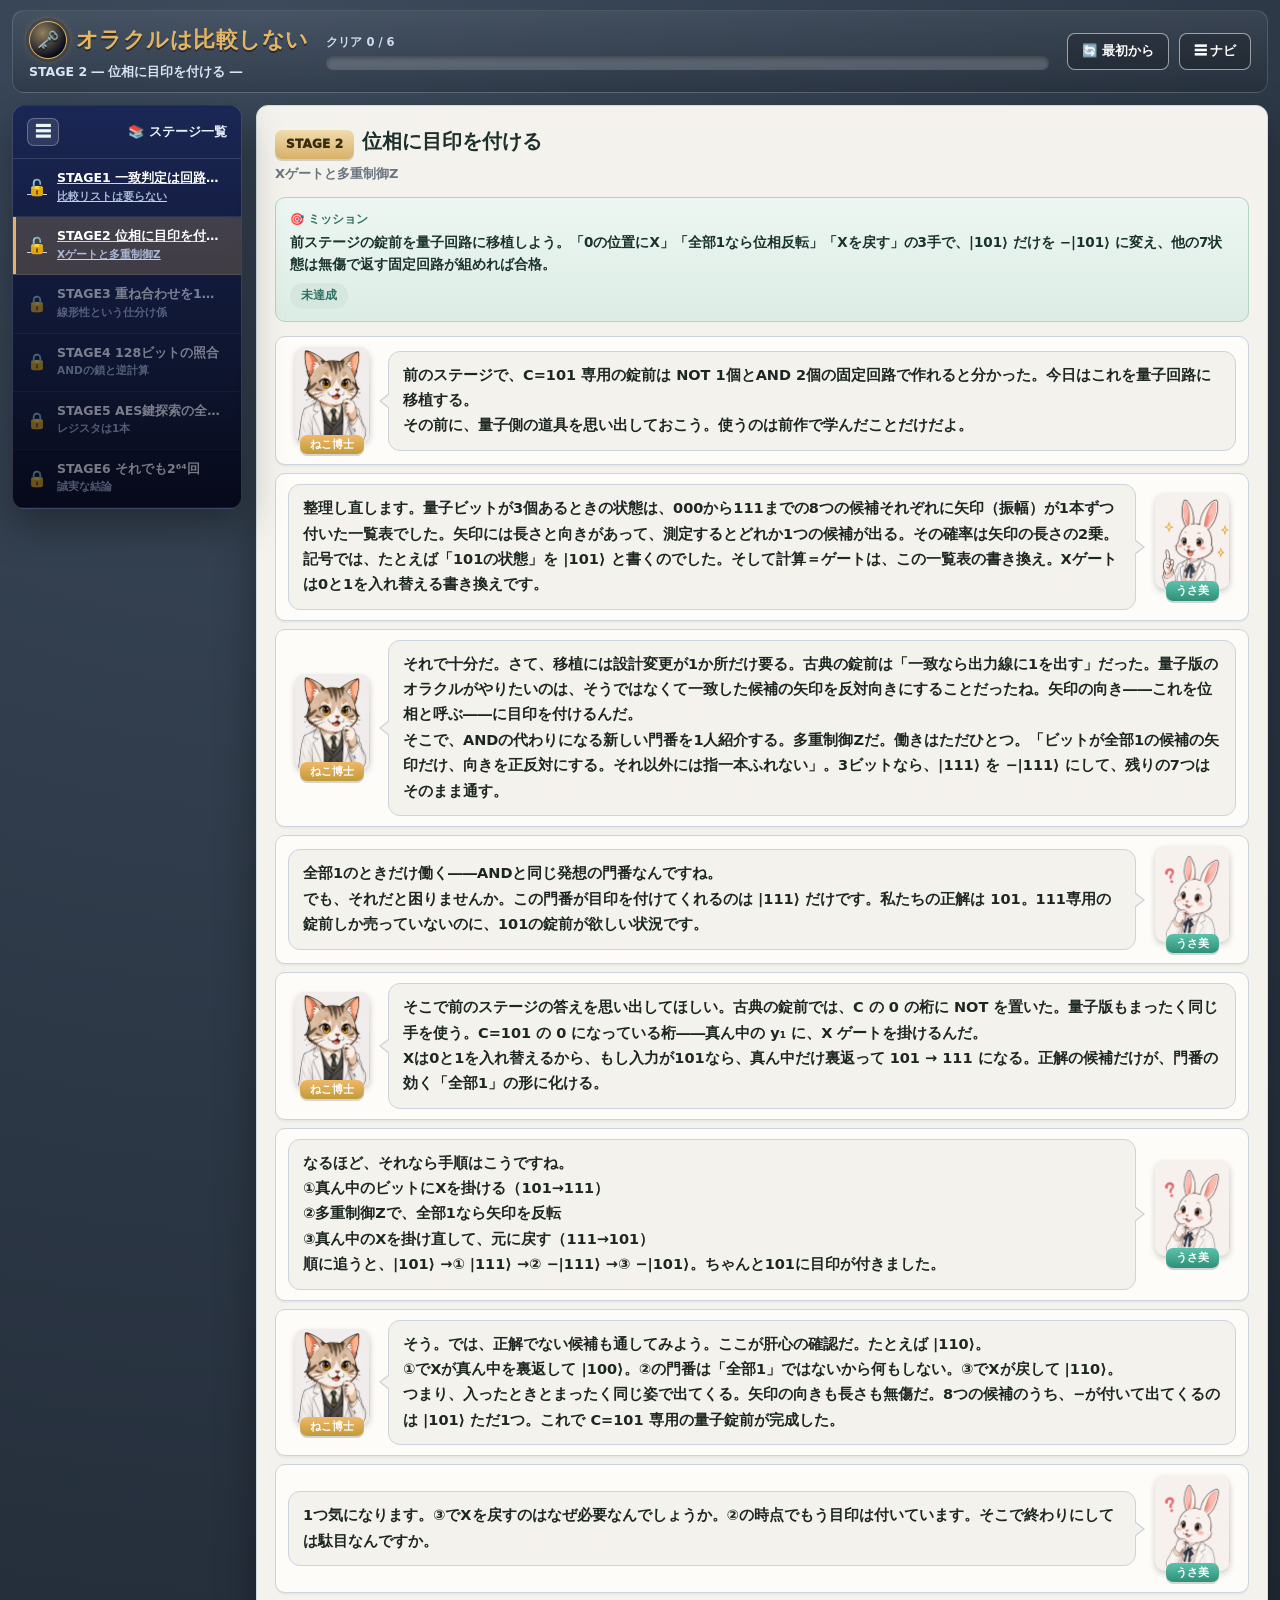
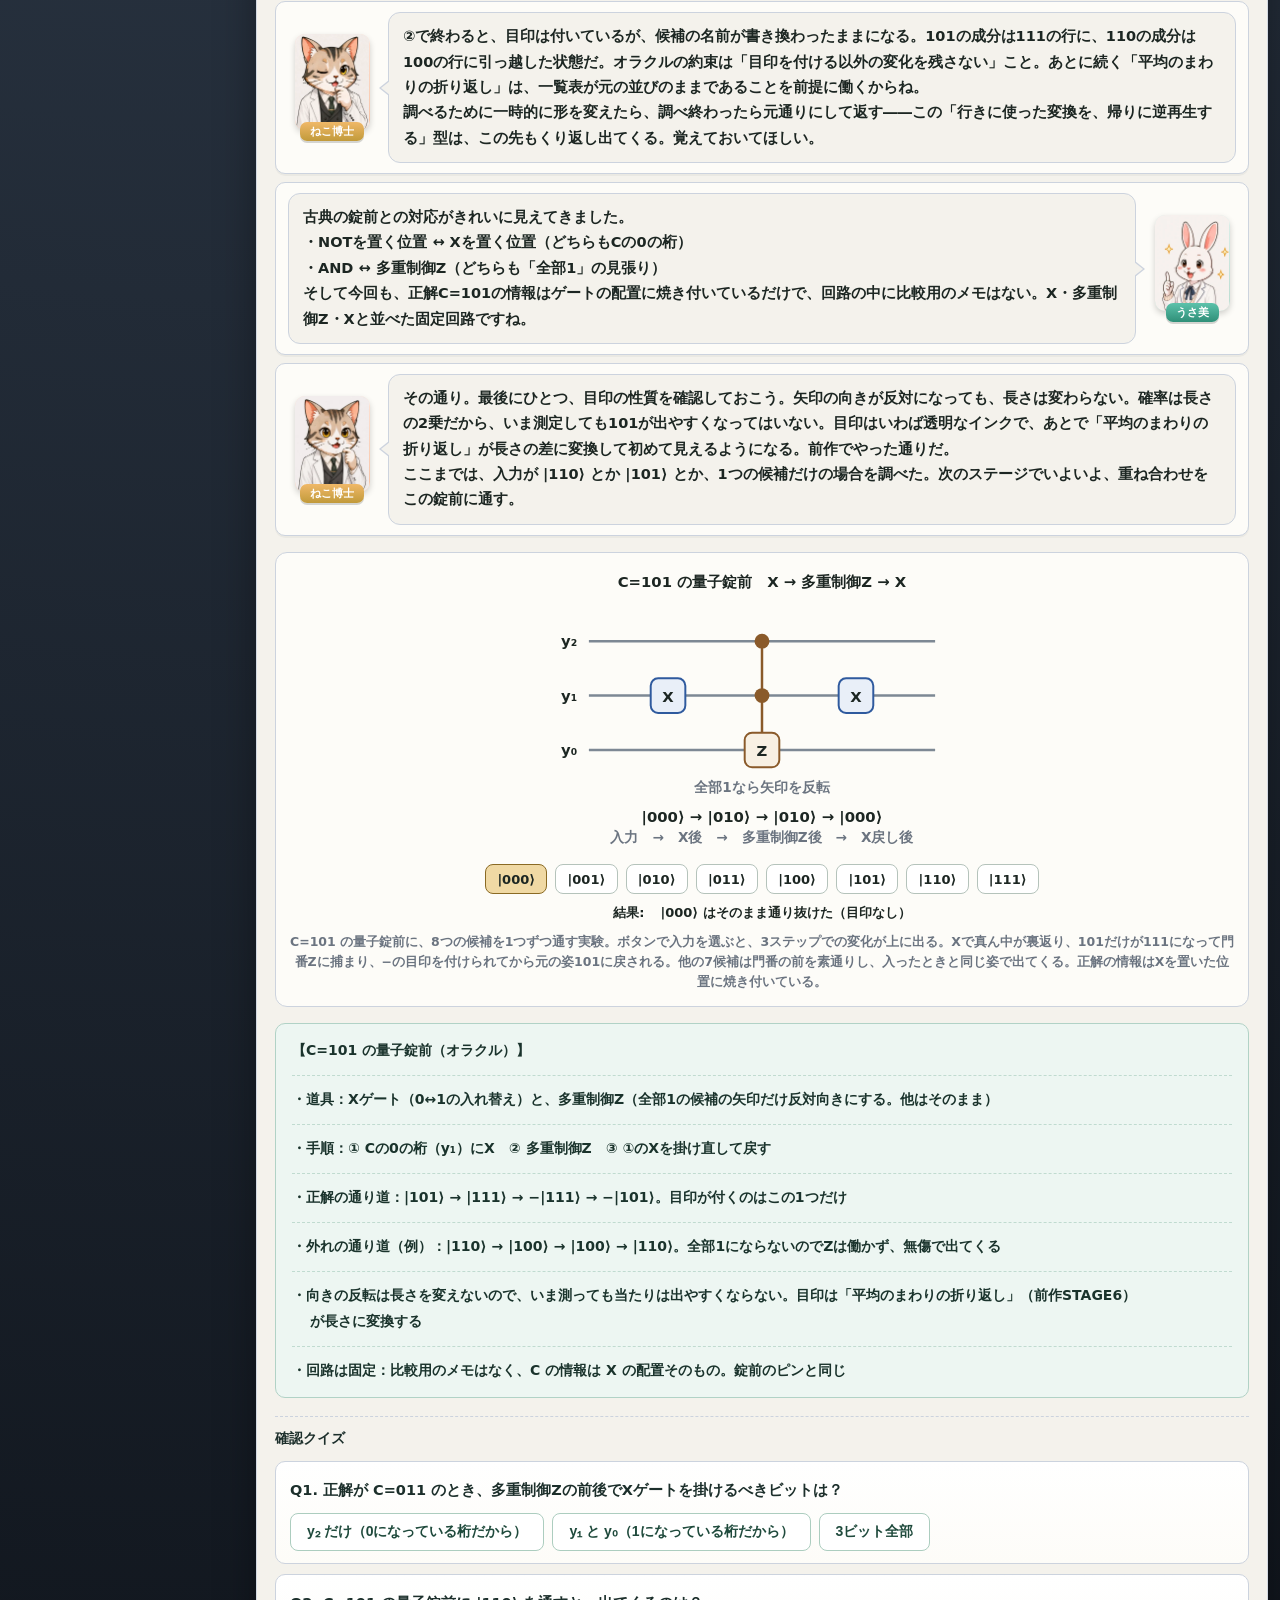
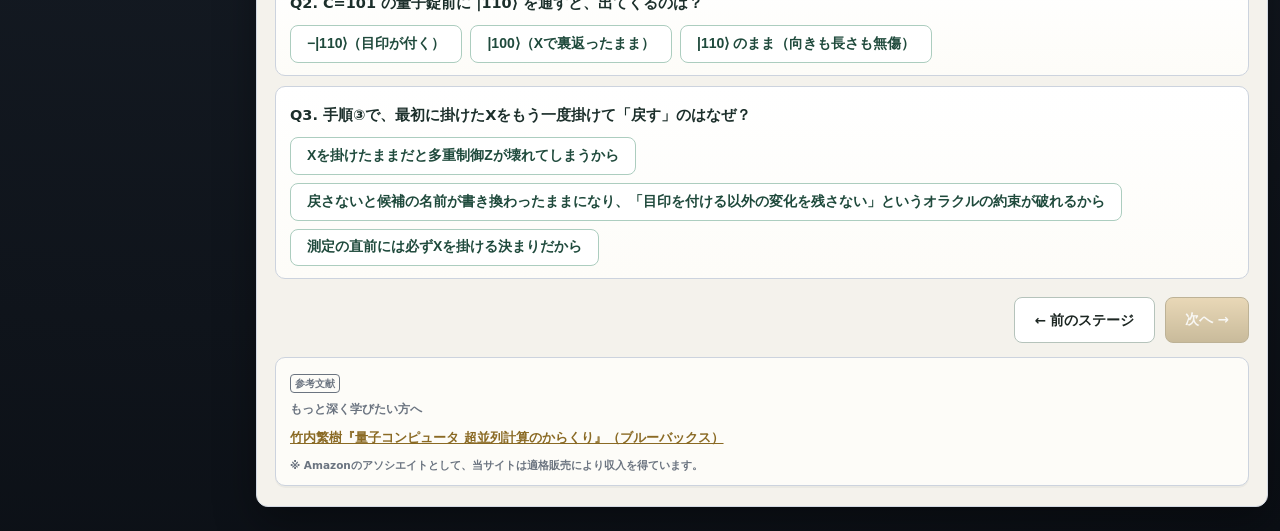
<file: stage2.html>
<!DOCTYPE html>
<html lang="ja">
<head>
<meta charset="UTF-8">
<meta name="viewport" content="width=device-width, initial-scale=1.0">
<meta name="theme-color" content="#26303d">
<!-- Google tag (gtag.js) -->
<script async src="https://www.googletagmanager.com/gtag/js?id=G-9RTQCP2HXM"></script>
<script>
  window.dataLayer = window.dataLayer || [];
  function gtag(){dataLayer.push(arguments);}
  gtag('js', new Date());
  gtag('config', 'G-9RTQCP2HXM');
</script>
<title>STAGE2 位相に目印を付ける ― オラクルは比較しない</title>
<meta name="description" content="C=101の一致判定を量子回路で。0の位置にXゲートを置き、「全部1なら矢印を反転する」多重制御Zをはさみ、Xを元に戻す。|101⟩だけが−|101⟩になり、他の状態は無傷で通り抜ける固定回路を、3ビットで組み上げる。">
<link rel="canonical" href="https://ruglerugle.github.io/grover-oracle/stage2.html">
<meta property="og:type" content="article">
<meta property="og:site_name" content="オラクルは比較しない">
<meta property="og:locale" content="ja_JP">
<meta property="og:title" content="STAGE2 位相に目印を付ける ― オラクルは比較しない">
<meta property="og:description" content="Xゲートで101を111に変換し、全部1なら位相反転、Xを戻す。|101⟩→−|101⟩の固定回路を組み上げる。">
<meta property="og:url" content="https://ruglerugle.github.io/grover-oracle/stage2.html">
<meta property="og:image" content="https://ruglerugle.github.io/grover-oracle/images/ogp.png">
<meta name="twitter:card" content="summary_large_image">
<link rel="icon" type="image/png" href="images/favicon.png">
<link rel="stylesheet" href="design-system.css">
<style>
  .qc-svg .label{fill:var(--muted);font-size:11px;font-weight:700}
  .qc-svg .strong{fill:var(--ink);font-size:12px;font-weight:900}
  .qc-svg .accent{fill:#2f5a9e;font-size:11px;font-weight:900}
  .anim-ctrl{display:flex;align-items:center;gap:8px;justify-content:center;margin-top:10px;flex-wrap:wrap}
  .anim-ctrl .btn{padding:.4rem .7rem;font-size:13px;font-weight:900}
  .anim-ctrl .btn[aria-pressed="true"]{background:#f0d9a4;border-color:#8a6a24}
  .readout{display:flex;flex-wrap:wrap;gap:4px 16px;justify-content:center;margin-top:8px;font-size:13px;font-weight:800;color:var(--ink)}
  .readout b{font-weight:900;font-variant-numeric:tabular-nums;color:inherit}
</style>
</head>
<body>
<div class="app-shell side-collapsed" id="app-shell">
  <header class="game-header">
    <div class="brand">
      <div class="brand-title"><a class="head-reset home-badge" href="index.html" title="トップへ" aria-label="トップへ">🗝️</a> <span>オラクルは比較しない</span></div>
      <div class="brand-sub">STAGE 2 ― 位相に目印を付ける ―</div>
    </div>
    <div class="head-progress-wrap">
      <div class="head-progress-label" id="progress-label">クリア 0 / 6</div>
      <div class="head-progress" role="progressbar" aria-label="クリア済みステージ数" aria-valuemin="0" aria-valuemax="6" aria-valuenow="0"><div class="head-progress-fill" id="progress-fill" style="width:0%"></div></div>
    </div>
    <div class="header-actions">
      <button class="head-reset" id="btn-reset-all">🔄 最初から</button>
      <button class="head-reset" id="head-nav-toggle" title="ステージ一覧の表示切替">☰ ナビ</button>
    </div>
  </header>

  <div class="game-layout">
    <div class="side-backdrop" id="side-backdrop"></div>
    <aside class="side-panel">
      <div class="side-head">
        <button class="side-toggle" id="sidebar-toggle" title="ステージ一覧の表示切替" aria-label="ステージ一覧の表示切替">☰</button>
        <span class="side-head-text">📚 ステージ一覧</span>
      </div>
      <div class="side-list" id="side-list"></div>
    </aside>

    <main class="main-area">
      <div class="chapter-head">
        <span class="chapter-badge">STAGE 2</span><span class="chapter-title">位相に目印を付ける</span>
        <div class="chapter-sub">Xゲートと多重制御Z</div>
      </div>

      <div class="mission-box">
        <div class="mission-label">🎯 ミッション</div>
        <div class="mission-text">前ステージの錠前を量子回路に移植しよう。「0の位置にX」「全部1なら位相反転」「Xを戻す」の3手で、|101⟩ だけを −|101⟩ に変え、他の7状態は無傷で返す固定回路が組めれば合格。</div>
        <span class="mission-status" id="mission-status">未達成</span>
      </div>

      <div class="dialogue-scene">
        <div class="dialog-row">
          <div class="dialog-character">
            <div class="dialog-avatar mentor"><img src="images/cat.webp" width="300" height="386" alt=""></div>
            <div class="dialog-name mentor">ねこ博士</div>
          </div>
          <div class="dialog-bubble">前のステージで、C=101 専用の錠前は NOT 1個とAND 2個の固定回路で作れると分かった。今日はこれを量子回路に移植する。<br>その前に、量子側の道具を思い出しておこう。使うのは前作で学んだことだけだよ。</div>
        </div>
        <div class="dialog-row right">
          <div class="dialog-character">
            <div class="dialog-avatar student"><img src="images/rabbit.webp" width="300" height="386" alt=""></div>
            <div class="dialog-name student">うさ美</div>
          </div>
          <div class="dialog-bubble">整理し直します。量子ビットが3個あるときの状態は、000から111までの<strong>8つの候補それぞれに矢印（振幅）が1本ずつ付いた一覧表</strong>でした。矢印には長さと向きがあって、測定するとどれか1つの候補が出る。その確率は矢印の長さの2乗。<br>記号では、たとえば「101の状態」を |101⟩ と書くのでした。そして計算＝ゲートは、この一覧表の書き換え。Xゲートは0と1を入れ替える書き換えです。</div>
        </div>
        <div class="dialog-row">
          <div class="dialog-character">
            <div class="dialog-avatar mentor"><img src="images/cat.webp" width="300" height="386" alt=""></div>
            <div class="dialog-name mentor">ねこ博士</div>
          </div>
          <div class="dialog-bubble">それで十分だ。さて、移植には設計変更が1か所だけ要る。古典の錠前は「一致なら出力線に1を出す」だった。量子版のオラクルがやりたいのは、そうではなくて<strong>一致した候補の矢印を反対向きにする</strong>ことだったね。矢印の向き――これを<strong>位相</strong>と呼ぶ――に目印を付けるんだ。<br>そこで、ANDの代わりになる新しい門番を1人紹介する。<strong>多重制御Z</strong>だ。働きはただひとつ。「<strong>ビットが全部1の候補の矢印だけ、向きを正反対にする。それ以外には指一本ふれない</strong>」。3ビットなら、|111⟩ を −|111⟩ にして、残りの7つはそのまま通す。</div>
        </div>
        <div class="dialog-row right">
          <div class="dialog-character">
            <div class="dialog-avatar student"><img src="images/rabbitThink.webp" width="300" height="386" alt=""></div>
            <div class="dialog-name student">うさ美</div>
          </div>
          <div class="dialog-bubble">全部1のときだけ働く――ANDと同じ発想の門番なんですね。<br>でも、それだと困りませんか。この門番が目印を付けてくれるのは |111⟩ だけです。私たちの正解は 101。<strong>111専用の錠前しか売っていないのに、101の錠前が欲しい</strong>状況です。</div>
        </div>
        <div class="dialog-row">
          <div class="dialog-character">
            <div class="dialog-avatar mentor"><img src="images/cat.webp" width="300" height="386" alt=""></div>
            <div class="dialog-name mentor">ねこ博士</div>
          </div>
          <div class="dialog-bubble">そこで前のステージの答えを思い出してほしい。古典の錠前では、C の 0 の桁に NOT を置いた。量子版もまったく同じ手を使う。<strong>C=101 の 0 になっている桁――真ん中の y₁ に、X ゲートを掛ける</strong>んだ。<br>Xは0と1を入れ替えるから、もし入力が101なら、真ん中だけ裏返って <strong>101 → 111</strong> になる。正解の候補だけが、門番の効く「全部1」の形に化ける。</div>
        </div>
        <div class="dialog-row right">
          <div class="dialog-character">
            <div class="dialog-avatar student"><img src="images/rabbitThink.webp" width="300" height="386" alt=""></div>
            <div class="dialog-name student">うさ美</div>
          </div>
          <div class="dialog-bubble">なるほど、それなら手順はこうですね。<br>①真ん中のビットにXを掛ける（101→111）<br>②多重制御Zで、全部1なら矢印を反転<br>③真ん中のXを掛け直して、元に戻す（111→101）<br>順に追うと、|101⟩ →① |111⟩ →② −|111⟩ →③ <strong>−|101⟩</strong>。ちゃんと101に目印が付きました。</div>
        </div>
        <div class="dialog-row">
          <div class="dialog-character">
            <div class="dialog-avatar mentor"><img src="images/cat.webp" width="300" height="386" alt=""></div>
            <div class="dialog-name mentor">ねこ博士</div>
          </div>
          <div class="dialog-bubble">そう。では、正解でない候補も通してみよう。ここが肝心の確認だ。たとえば |110⟩。<br>①でXが真ん中を裏返して |100⟩。②の門番は「全部1」ではないから<strong>何もしない</strong>。③でXが戻して |110⟩。<br>つまり、<strong>入ったときとまったく同じ姿で出てくる</strong>。矢印の向きも長さも無傷だ。8つの候補のうち、−が付いて出てくるのは |101⟩ ただ1つ。これで C=101 専用の量子錠前が完成した。</div>
        </div>
        <div class="dialog-row right">
          <div class="dialog-character">
            <div class="dialog-avatar student"><img src="images/rabbitThink.webp" width="300" height="386" alt=""></div>
            <div class="dialog-name student">うさ美</div>
          </div>
          <div class="dialog-bubble">1つ気になります。③でXを<strong>戻す</strong>のはなぜ必要なんでしょうか。②の時点でもう目印は付いています。そこで終わりにしては駄目なんですか。</div>
        </div>
        <div class="dialog-row">
          <div class="dialog-character">
            <div class="dialog-avatar mentor"><img src="images/catThink.webp" width="300" height="386" alt=""></div>
            <div class="dialog-name mentor">ねこ博士</div>
          </div>
          <div class="dialog-bubble">②で終わると、目印は付いているが、<strong>候補の名前が書き換わったまま</strong>になる。101の成分は111の行に、110の成分は100の行に引っ越した状態だ。オラクルの約束は「目印を付ける<strong>以外の変化を残さない</strong>」こと。あとに続く「平均のまわりの折り返し」は、一覧表が元の並びのままであることを前提に働くからね。<br>調べるために一時的に形を変えたら、調べ終わったら元通りにして返す――この「<strong>行きに使った変換を、帰りに逆再生する</strong>」型は、この先もくり返し出てくる。覚えておいてほしい。</div>
        </div>
        <div class="dialog-row right">
          <div class="dialog-character">
            <div class="dialog-avatar student"><img src="images/rabbit.webp" width="300" height="386" alt=""></div>
            <div class="dialog-name student">うさ美</div>
          </div>
          <div class="dialog-bubble">古典の錠前との対応がきれいに見えてきました。<br>・NOTを置く位置 ↔ Xを置く位置（どちらもCの0の桁）<br>・AND ↔ 多重制御Z（どちらも「全部1」の見張り）<br>そして今回も、<strong>正解C=101の情報はゲートの配置に焼き付いている</strong>だけで、回路の中に比較用のメモはない。X・多重制御Z・Xと並べた<strong>固定回路</strong>ですね。</div>
        </div>
        <div class="dialog-row">
          <div class="dialog-character">
            <div class="dialog-avatar mentor"><img src="images/cat.webp" width="300" height="386" alt=""></div>
            <div class="dialog-name mentor">ねこ博士</div>
          </div>
          <div class="dialog-bubble">その通り。最後にひとつ、目印の性質を確認しておこう。矢印の向きが反対になっても、<strong>長さは変わらない</strong>。確率は長さの2乗だから、いま測定しても101が出やすくなってはいない。目印はいわば<strong>透明なインク</strong>で、あとで「平均のまわりの折り返し」が長さの差に変換して初めて見えるようになる。前作でやった通りだ。<br>ここまでは、入力が |110⟩ とか |101⟩ とか、1つの候補だけの場合を調べた。次のステージでいよいよ、<strong>重ね合わせ</strong>をこの錠前に通す。</div>
        </div>
      </div>

      <div class="diagram-box">
        <svg id="circ-svg" class="qc-svg" viewBox="0 0 372 226" width="100%" role="img" aria-label="C=101用の量子オラクル回路図。3本の量子ビットの線があり、真ん中のy1の線に最初と最後にXゲートが置かれ、その間に3本すべてを制御線とする多重制御Zゲートがある。下の表示で、選んだ入力状態が3つのステップでどう変わるかを追える">
          <text class="strong" x="186" y="16" text-anchor="middle">C=101 の量子錠前　X → 多重制御Z → X</text>
          <!-- 配線 -->
          <text class="strong" x="30" y="64" text-anchor="middle">y₂</text>
          <text class="strong" x="30" y="108" text-anchor="middle">y₁</text>
          <text class="strong" x="30" y="152" text-anchor="middle">y₀</text>
          <line x1="46" y1="60" x2="326" y2="60" stroke="#7d8894" stroke-width="2"/>
          <line x1="46" y1="104" x2="326" y2="104" stroke="#7d8894" stroke-width="2"/>
          <line x1="46" y1="148" x2="326" y2="148" stroke="#7d8894" stroke-width="2"/>
          <!-- X 1回目 -->
          <rect x="96" y="90" width="28" height="28" rx="6" fill="#e9eff8" stroke="#2f5a9e" stroke-width="1.6"/>
          <text class="strong" x="110" y="109" text-anchor="middle">X</text>
          <!-- CCZ -->
          <line x1="186" y1="60" x2="186" y2="148" stroke="#8a5a2a" stroke-width="2"/>
          <circle cx="186" cy="60" r="6" fill="#8a5a2a"/>
          <circle cx="186" cy="104" r="6" fill="#8a5a2a"/>
          <rect id="zbox" x="172" y="134" width="28" height="28" rx="6" fill="#f8f0e3" stroke="#8a5a2a" stroke-width="1.6"/>
          <text class="strong" x="186" y="153" text-anchor="middle">Z</text>
          <text class="label" x="186" y="182" text-anchor="middle">全部1なら矢印を反転</text>
          <!-- X 2回目 -->
          <rect x="248" y="90" width="28" height="28" rx="6" fill="#e9eff8" stroke="#2f5a9e" stroke-width="1.6"/>
          <text class="strong" x="262" y="109" text-anchor="middle">X</text>
          <!-- ステップ表示 -->
          <text class="strong" x="186" y="206" text-anchor="middle"><tspan id="st-in">|000⟩</tspan><tspan> → </tspan><tspan id="st-x1">|010⟩</tspan><tspan> → </tspan><tspan id="st-z">|010⟩</tspan><tspan> → </tspan><tspan id="st-out">|000⟩</tspan></text>
          <text class="label" x="186" y="222" text-anchor="middle">入力　→　X後　→　多重制御Z後　→　X戻し後</text>
        </svg>
        <div class="anim-ctrl" id="state-btns" aria-label="入力状態の選択"></div>
        <div class="readout">結果: <b id="verdict">|000⟩ はそのまま通り抜けた（目印なし）</b></div>
        <div class="diagram-caption">C=101 の量子錠前に、8つの候補を1つずつ通す実験。ボタンで入力を選ぶと、3ステップでの変化が上に出る。Xで真ん中が裏返り、<strong>101だけが111になって門番Zに捕まり</strong>、−の目印を付けられてから元の姿101に戻される。他の7候補は門番の前を素通りし、入ったときと同じ姿で出てくる。正解の情報は<strong>Xを置いた位置</strong>に焼き付いている。</div>
      </div>

      <div class="formula-box">
        <span class="step">【C=101 の量子錠前（オラクル）】</span>
        <span class="step">・道具：Xゲート（0↔1の入れ替え）と、多重制御Z（<strong>全部1の候補の矢印だけ反対向き</strong>にする。他はそのまま）</span>
        <span class="step">・手順：① Cの0の桁（y₁）にX　② 多重制御Z　③ ①のXを掛け直して戻す</span>
        <span class="step">・正解の通り道：<span class="nw">|101⟩ → |111⟩ → −|111⟩ → −|101⟩</span>。目印が付くのはこの1つだけ</span>
        <span class="step">・外れの通り道（例）：<span class="nw">|110⟩ → |100⟩ → |100⟩ → |110⟩</span>。全部1にならないのでZは働かず、<strong>無傷で出てくる</strong></span>
        <span class="step">・向きの反転は長さを変えないので、いま測っても当たりは出やすくならない。目印は「平均のまわりの折り返し」（前作STAGE6）が長さに変換する</span>
        <span class="step">・回路は<strong>固定</strong>：比較用のメモはなく、C の情報は X の配置そのもの。錠前のピンと同じ</span>
      </div>

      <div class="quiz-head">確認クイズ</div>
      <div class="quiz-card" data-quiz>
        <p class="quiz-q">Q1. 正解が C=011 のとき、多重制御Zの前後でXゲートを掛けるべきビットは？</p>
        <div class="choice-list">
          <button class="choice-btn">y₂ だけ（0になっている桁だから）</button>
          <button class="choice-btn">y₁ と y₀（1になっている桁だから）</button>
          <button class="choice-btn">3ビット全部</button>
        </div>
        <div class="quiz-explain" hidden>正解！ Xを掛けるのは「Cの0の桁」。C=011 で0なのは y₂ だけだ。こうすると正解の011だけが111に化けて門番Zに捕まる。古典の錠前でNOTを置いた位置と、きれいに対応している。</div>
      </div>

      <div class="quiz-card" data-quiz>
        <p class="quiz-q">Q2. C=101 の量子錠前に |110⟩ を通すと、出てくるのは？</p>
        <div class="choice-list">
          <button class="choice-btn">−|110⟩（目印が付く）</button>
          <button class="choice-btn">|100⟩（Xで裏返ったまま）</button>
          <button class="choice-btn">|110⟩ のまま（向きも長さも無傷）</button>
        </div>
        <div class="quiz-explain" hidden>正解！ |110⟩ は①のXで |100⟩ になるが、全部1ではないので②のZは働かない。③のXが元に戻して |110⟩。一致しない候補は、何事もなかったかのように出てくる――これがオラクルの「それ以外には何もしない」の中身だ。</div>
      </div>

      <div class="quiz-card" data-quiz>
        <p class="quiz-q">Q3. 手順③で、最初に掛けたXをもう一度掛けて「戻す」のはなぜ？</p>
        <div class="choice-list">
          <button class="choice-btn">Xを掛けたままだと多重制御Zが壊れてしまうから</button>
          <button class="choice-btn">戻さないと候補の名前が書き換わったままになり、「目印を付ける以外の変化を残さない」というオラクルの約束が破れるから</button>
          <button class="choice-btn">測定の直前には必ずXを掛ける決まりだから</button>
        </div>
        <div class="quiz-explain" hidden>正解！ ②で終わると101の成分は111の行に引っ越したままだ。あとに続く「平均のまわりの折り返し」は一覧表が元の並びであることを前提に働くので、調べ終わったら逆再生で元通りにして返す。この「行きの変換を帰りに逆再生する」型は、STAGE4の逆計算でも主役になる。</div>
      </div>

      <div class="stage-nav">
        <a class="btn" href="stage1.html">← 前のステージ</a>
        <button class="btn btn-primary" id="btn-next" disabled>次へ →</button>
      </div>

      <div id="book-recommend"></div>
    </main>
  </div>
</div>

<script src="js/progress.js"></script>
<script>GO.initStagePage(2);</script>

<script>
(function(){
  // C=101 量子錠前シミュレータ：8基底状態を1つずつ通す
  var btnWrap = document.getElementById("state-btns");
  var current = 0;

  function ket(n){
    var b = ("00" + n.toString(2)).slice(-3);
    return "|" + b + "⟩";
  }

  function render(){
    var b = ("00" + current.toString(2)).slice(-3);
    var y2 = +b[0], y1 = +b[1], y0 = +b[2];
    var afterX = "" + y2 + (1 - y1) + y0;
    var allOnes = (afterX === "111");
    document.getElementById("st-in").textContent = "|" + b + "⟩";
    document.getElementById("st-x1").textContent = "|" + afterX + "⟩";
    document.getElementById("st-z").textContent = (allOnes ? "−" : "") + "|" + afterX + "⟩";
    document.getElementById("st-out").textContent = (allOnes ? "−" : "") + "|" + b + "⟩";
    var zbox = document.getElementById("zbox");
    zbox.setAttribute("fill", allOnes ? "#f0d9a4" : "#f8f0e3");
    zbox.setAttribute("stroke-width", allOnes ? "2.6" : "1.6");
    document.getElementById("verdict").textContent = allOnes
      ? "|" + b + "⟩ に −の目印が付いた（C=101 と一致）"
      : "|" + b + "⟩ はそのまま通り抜けた（目印なし）";
    Array.prototype.forEach.call(btnWrap.children, function (el, i) {
      el.setAttribute("aria-pressed", i === current ? "true" : "false");
    });
  }

  for (var i = 0; i < 8; i++) {
    (function(n){
      var btn = document.createElement("button");
      btn.type = "button";
      btn.className = "btn";
      btn.textContent = ket(n);
      btn.addEventListener("click", function(){ current = n; render(); });
      btnWrap.appendChild(btn);
    })(i);
  }
  render();
})();
</script>
</body>
</html>
</file>
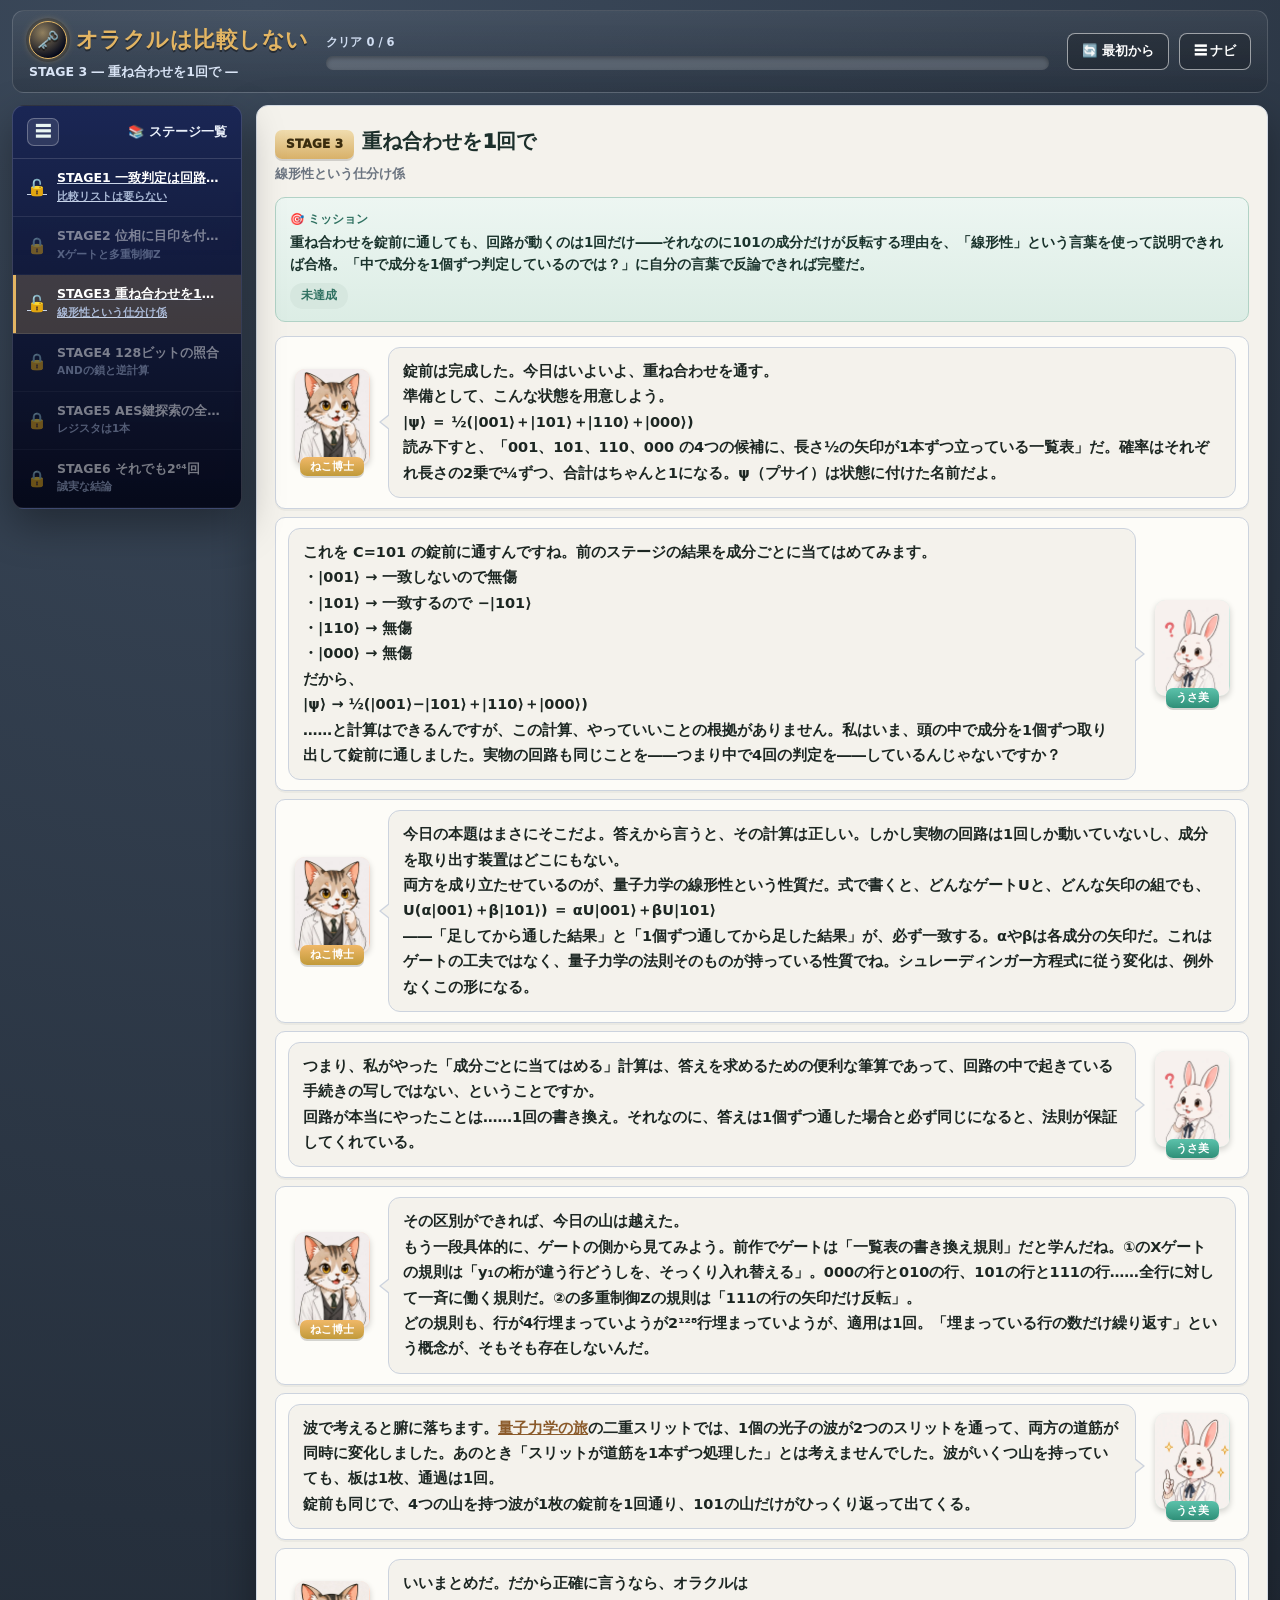
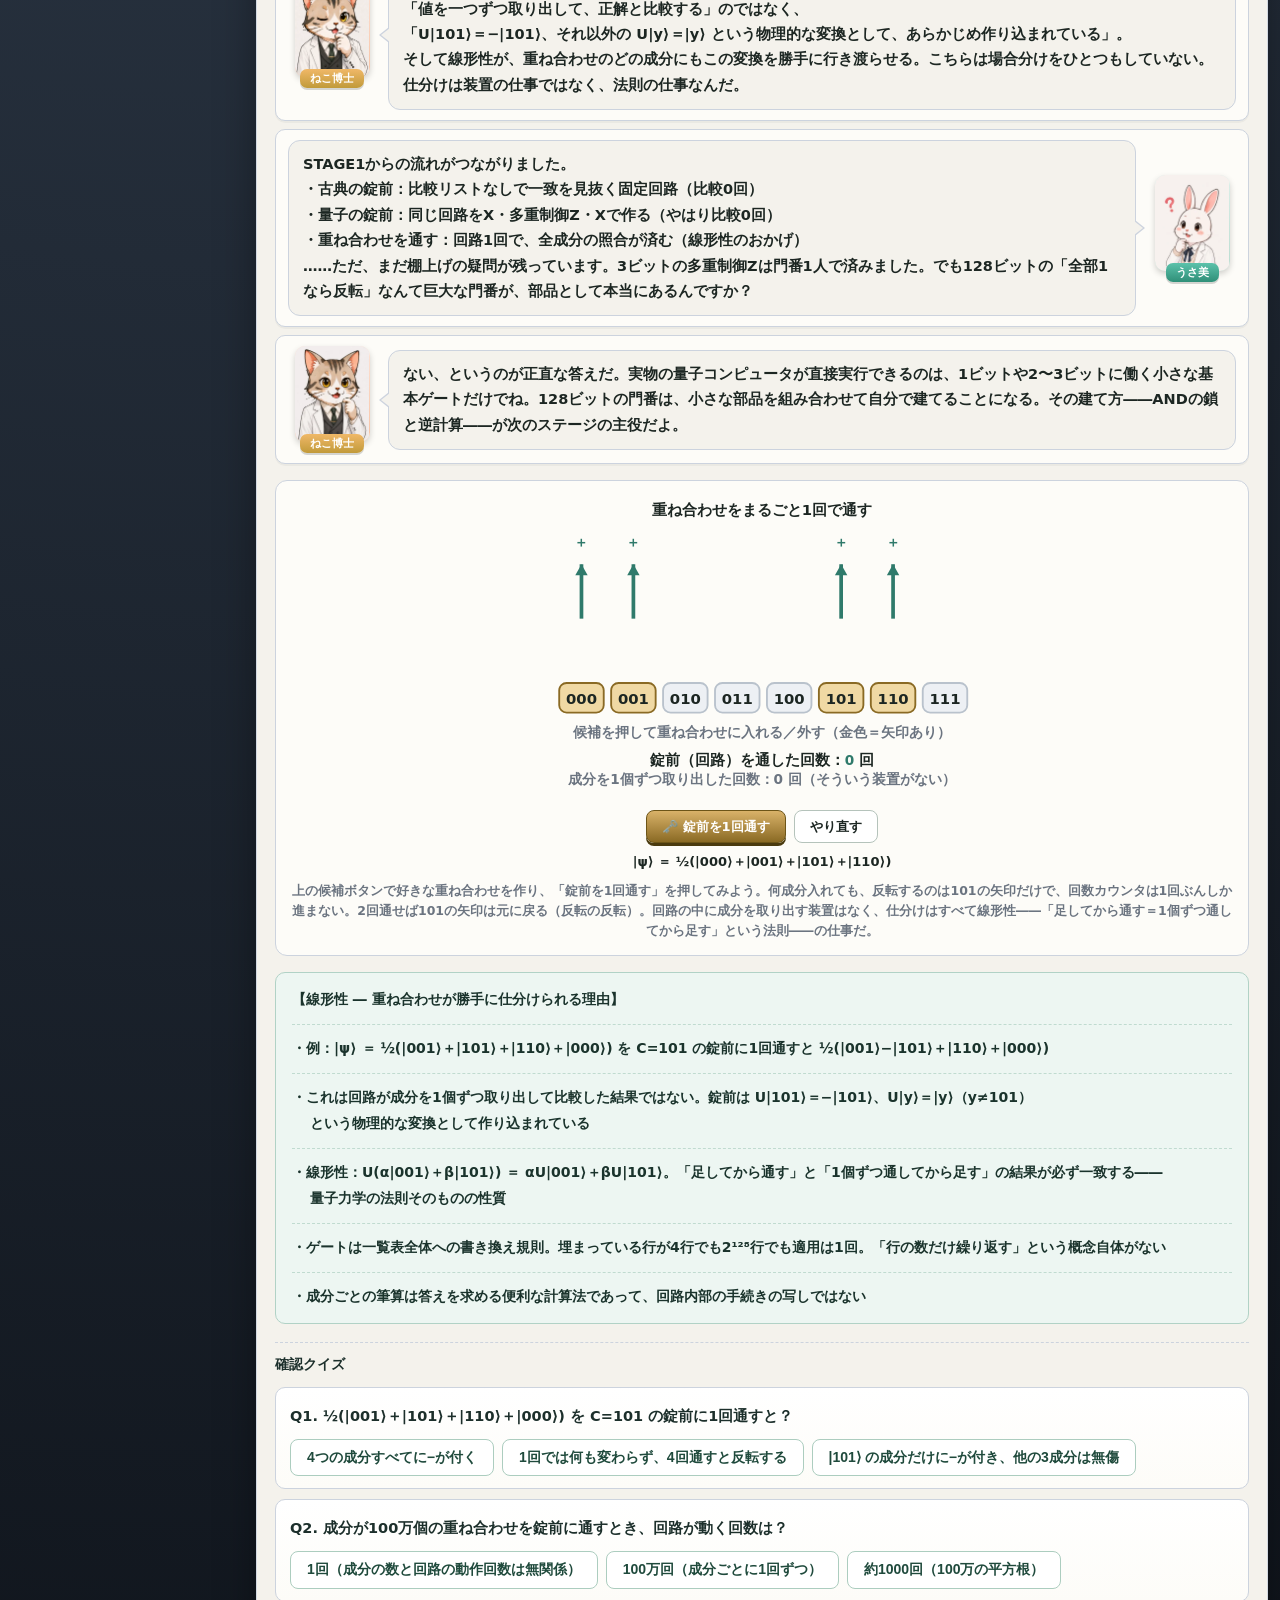
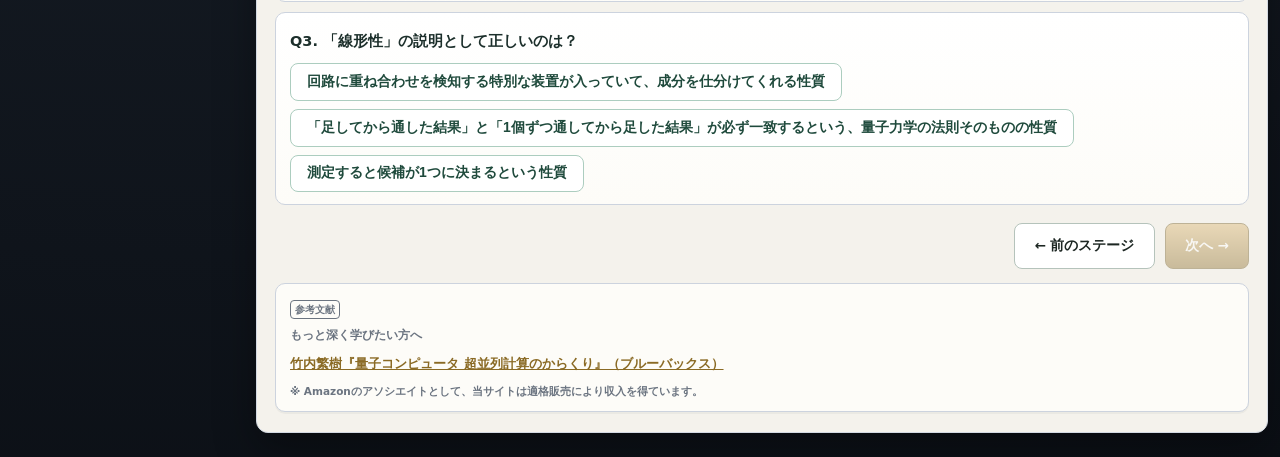
<file: stage3.html>
<!DOCTYPE html>
<html lang="ja">
<head>
<meta charset="UTF-8">
<meta name="viewport" content="width=device-width, initial-scale=1.0">
<meta name="theme-color" content="#26303d">
<!-- Google tag (gtag.js) -->
<script async src="https://www.googletagmanager.com/gtag/js?id=G-9RTQCP2HXM"></script>
<script>
  window.dataLayer = window.dataLayer || [];
  function gtag(){dataLayer.push(arguments);}
  gtag('js', new Date());
  gtag('config', 'G-9RTQCP2HXM');
</script>
<title>STAGE3 重ね合わせを1回で ― オラクルは比較しない</title>
<meta name="description" content="重ね合わせを錠前に通しても、回路が動くのは1回だけ。それでも101の成分だけが反転するのは、量子力学の線形性――「足してから通す＝1個ずつ通してから足す」――が保証するからだ。成分を1個ずつ取り出す装置なしに全候補ぶんの照合が済む仕組みを確かめる。">
<link rel="canonical" href="https://ruglerugle.github.io/grover-oracle/stage3.html">
<meta property="og:type" content="article">
<meta property="og:site_name" content="オラクルは比較しない">
<meta property="og:locale" content="ja_JP">
<meta property="og:title" content="STAGE3 重ね合わせを1回で ― オラクルは比較しない">
<meta property="og:description" content="回路は1回しか動かないのに、101の成分だけが反転する。線形性という仕分け係の正体を見る。">
<meta property="og:url" content="https://ruglerugle.github.io/grover-oracle/stage3.html">
<meta property="og:image" content="https://ruglerugle.github.io/grover-oracle/images/ogp.png">
<meta name="twitter:card" content="summary_large_image">
<link rel="icon" type="image/png" href="images/favicon.png">
<link rel="stylesheet" href="design-system.css">
<style>
  .qc-svg .label{fill:var(--muted);font-size:11px;font-weight:700}
  .qc-svg .strong{fill:var(--ink);font-size:12px;font-weight:900}
  .qc-svg .accent{fill:#2f7a6b;font-size:11px;font-weight:900}
  .anim-ctrl{display:flex;align-items:center;gap:8px;justify-content:center;margin-top:10px;flex-wrap:wrap}
  .anim-ctrl .btn{padding:.4rem .95rem;font-size:13px;font-weight:900}
  .readout{display:flex;flex-wrap:wrap;gap:4px 16px;justify-content:center;margin-top:8px;font-size:13px;font-weight:800;color:var(--ink)}
  .readout b{font-weight:900;font-variant-numeric:tabular-nums;color:inherit}
</style>
</head>
<body>
<div class="app-shell side-collapsed" id="app-shell">
  <header class="game-header">
    <div class="brand">
      <div class="brand-title"><a class="head-reset home-badge" href="index.html" title="トップへ" aria-label="トップへ">🗝️</a> <span>オラクルは比較しない</span></div>
      <div class="brand-sub">STAGE 3 ― 重ね合わせを1回で ―</div>
    </div>
    <div class="head-progress-wrap">
      <div class="head-progress-label" id="progress-label">クリア 0 / 6</div>
      <div class="head-progress" role="progressbar" aria-label="クリア済みステージ数" aria-valuemin="0" aria-valuemax="6" aria-valuenow="0"><div class="head-progress-fill" id="progress-fill" style="width:0%"></div></div>
    </div>
    <div class="header-actions">
      <button class="head-reset" id="btn-reset-all">🔄 最初から</button>
      <button class="head-reset" id="head-nav-toggle" title="ステージ一覧の表示切替">☰ ナビ</button>
    </div>
  </header>

  <div class="game-layout">
    <div class="side-backdrop" id="side-backdrop"></div>
    <aside class="side-panel">
      <div class="side-head">
        <button class="side-toggle" id="sidebar-toggle" title="ステージ一覧の表示切替" aria-label="ステージ一覧の表示切替">☰</button>
        <span class="side-head-text">📚 ステージ一覧</span>
      </div>
      <div class="side-list" id="side-list"></div>
    </aside>

    <main class="main-area">
      <div class="chapter-head">
        <span class="chapter-badge">STAGE 3</span><span class="chapter-title">重ね合わせを1回で</span>
        <div class="chapter-sub">線形性という仕分け係</div>
      </div>

      <div class="mission-box">
        <div class="mission-label">🎯 ミッション</div>
        <div class="mission-text">重ね合わせを錠前に通しても、回路が動くのは1回だけ――それなのに101の成分だけが反転する理由を、「線形性」という言葉を使って説明できれば合格。「中で成分を1個ずつ判定しているのでは？」に自分の言葉で反論できれば完璧だ。</div>
        <span class="mission-status" id="mission-status">未達成</span>
      </div>

      <div class="dialogue-scene">
        <div class="dialog-row">
          <div class="dialog-character">
            <div class="dialog-avatar mentor"><img src="images/cat.webp" width="300" height="386" alt=""></div>
            <div class="dialog-name mentor">ねこ博士</div>
          </div>
          <div class="dialog-bubble">錠前は完成した。今日はいよいよ、重ね合わせを通す。<br>準備として、こんな状態を用意しよう。<br><strong>|ψ⟩ ＝ ½(|001⟩＋|101⟩＋|110⟩＋|000⟩)</strong><br>読み下すと、「001、101、110、000 の4つの候補に、長さ½の矢印が1本ずつ立っている一覧表」だ。確率はそれぞれ長さの2乗で¼ずつ、合計はちゃんと1になる。ψ（プサイ）は状態に付けた名前だよ。</div>
        </div>
        <div class="dialog-row right">
          <div class="dialog-character">
            <div class="dialog-avatar student"><img src="images/rabbitThink.webp" width="300" height="386" alt=""></div>
            <div class="dialog-name student">うさ美</div>
          </div>
          <div class="dialog-bubble">これを C=101 の錠前に通すんですね。前のステージの結果を成分ごとに当てはめてみます。<br>・|001⟩ → 一致しないので無傷<br>・|101⟩ → 一致するので −|101⟩<br>・|110⟩ → 無傷<br>・|000⟩ → 無傷<br>だから、<br><strong>|ψ⟩ → ½(|001⟩−|101⟩＋|110⟩＋|000⟩)</strong><br>……と計算はできるんですが、この計算、<strong>やっていいことの根拠</strong>がありません。私はいま、頭の中で成分を1個ずつ取り出して錠前に通しました。実物の回路も同じことを――つまり<strong>中で4回の判定を</strong>――しているんじゃないですか？</div>
        </div>
        <div class="dialog-row">
          <div class="dialog-character">
            <div class="dialog-avatar mentor"><img src="images/cat.webp" width="300" height="386" alt=""></div>
            <div class="dialog-name mentor">ねこ博士</div>
          </div>
          <div class="dialog-bubble">今日の本題はまさにそこだよ。答えから言うと、その計算は正しい。しかし実物の回路は<strong>1回しか動いていない</strong>し、成分を取り出す装置はどこにもない。<br>両方を成り立たせているのが、量子力学の<strong>線形性</strong>という性質だ。式で書くと、どんなゲートUと、どんな矢印の組でも、<br><strong>U(α|001⟩＋β|101⟩) ＝ αU|001⟩＋βU|101⟩</strong><br>――「<strong>足してから通した結果</strong>」と「<strong>1個ずつ通してから足した結果</strong>」が、<strong>必ず一致する</strong>。αやβは各成分の矢印だ。これはゲートの工夫ではなく、量子力学の法則そのものが持っている性質でね。シュレーディンガー方程式に従う変化は、例外なくこの形になる。</div>
        </div>
        <div class="dialog-row right">
          <div class="dialog-character">
            <div class="dialog-avatar student"><img src="images/rabbitThink.webp" width="300" height="386" alt=""></div>
            <div class="dialog-name student">うさ美</div>
          </div>
          <div class="dialog-bubble">つまり、私がやった「成分ごとに当てはめる」計算は、<strong>答えを求めるための便利な筆算</strong>であって、回路の中で起きている手続きの写しではない、ということですか。<br>回路が本当にやったことは……1回の書き換え。それなのに、答えは1個ずつ通した場合と必ず同じになると、法則が保証してくれている。</div>
        </div>
        <div class="dialog-row">
          <div class="dialog-character">
            <div class="dialog-avatar mentor"><img src="images/cat.webp" width="300" height="386" alt=""></div>
            <div class="dialog-name mentor">ねこ博士</div>
          </div>
          <div class="dialog-bubble">その区別ができれば、今日の山は越えた。<br>もう一段具体的に、ゲートの側から見てみよう。前作でゲートは「一覧表の書き換え規則」だと学んだね。①のXゲートの規則は「y₁の桁が違う行どうしを、そっくり入れ替える」。000の行と010の行、101の行と111の行……<strong>全行に対して一斉に</strong>働く規則だ。②の多重制御Zの規則は「111の行の矢印だけ反転」。<br>どの規則も、<strong>行が4行埋まっていようが2¹²⁸行埋まっていようが、適用は1回</strong>。「埋まっている行の数だけ繰り返す」という概念が、そもそも存在しないんだ。</div>
        </div>
        <div class="dialog-row right">
          <div class="dialog-character">
            <div class="dialog-avatar student"><img src="images/rabbit.webp" width="300" height="386" alt=""></div>
            <div class="dialog-name student">うさ美</div>
          </div>
          <div class="dialog-bubble">波で考えると腑に落ちます。<a href="https://quantum-mechanics.habatakijuku.com/" target="_blank" rel="noopener" style="color:#8a5a2a;text-decoration:underline">量子力学の旅</a>の二重スリットでは、1個の光子の波が2つのスリットを通って、両方の道筋が同時に変化しました。あのとき「スリットが道筋を1本ずつ処理した」とは考えませんでした。波がいくつ山を持っていても、<strong>板は1枚、通過は1回</strong>。<br>錠前も同じで、4つの山を持つ波が1枚の錠前を1回通り、101の山だけがひっくり返って出てくる。</div>
        </div>
        <div class="dialog-row">
          <div class="dialog-character">
            <div class="dialog-avatar mentor"><img src="images/catThink.webp" width="300" height="386" alt=""></div>
            <div class="dialog-name mentor">ねこ博士</div>
          </div>
          <div class="dialog-bubble">いいまとめだ。だから正確に言うなら、オラクルは<br>「<strong>値を一つずつ取り出して、正解と比較する</strong>」のではなく、<br>「<strong>U|101⟩＝−|101⟩、それ以外の U|y⟩＝|y⟩ という物理的な変換として、あらかじめ作り込まれている</strong>」。<br>そして線形性が、重ね合わせのどの成分にもこの変換を<strong>勝手に</strong>行き渡らせる。こちらは場合分けをひとつもしていない。仕分けは装置の仕事ではなく、<strong>法則の仕事</strong>なんだ。</div>
        </div>
        <div class="dialog-row right">
          <div class="dialog-character">
            <div class="dialog-avatar student"><img src="images/rabbitThink.webp" width="300" height="386" alt=""></div>
            <div class="dialog-name student">うさ美</div>
          </div>
          <div class="dialog-bubble">STAGE1からの流れがつながりました。<br>・古典の錠前：比較リストなしで一致を見抜く固定回路（比較0回）<br>・量子の錠前：同じ回路をX・多重制御Z・Xで作る（やはり比較0回）<br>・重ね合わせを通す：<strong>回路1回で、全成分の照合が済む</strong>（線形性のおかげ）<br>……ただ、まだ棚上げの疑問が残っています。3ビットの多重制御Zは門番1人で済みました。でも128ビットの「<strong>全部1なら反転</strong>」なんて巨大な門番が、部品として本当にあるんですか？</div>
        </div>
        <div class="dialog-row">
          <div class="dialog-character">
            <div class="dialog-avatar mentor"><img src="images/cat.webp" width="300" height="386" alt=""></div>
            <div class="dialog-name mentor">ねこ博士</div>
          </div>
          <div class="dialog-bubble">ない、というのが正直な答えだ。実物の量子コンピュータが直接実行できるのは、1ビットや2〜3ビットに働く小さな基本ゲートだけでね。128ビットの門番は、<strong>小さな部品を組み合わせて自分で建てる</strong>ことになる。その建て方――ANDの鎖と逆計算――が次のステージの主役だよ。</div>
        </div>
      </div>

      <div class="diagram-box">
        <svg id="lin-svg" class="qc-svg" viewBox="0 0 372 240" width="100%" role="img" aria-label="重ね合わせを錠前に通すシミュレータ。8つの候補それぞれに矢印の列があり、選んだ候補に上向きの矢印が立つ。錠前を通すボタンを押すと、101の矢印だけが下向きに反転し、回路を通した回数が1増える">
          <text class="strong" x="186" y="16" text-anchor="middle">重ね合わせをまるごと1回で通す</text>
          <g id="lin-rows"></g>
          <text class="label" x="186" y="196" text-anchor="middle">候補を押して重ね合わせに入れる／外す（金色＝矢印あり）</text>
          <text class="strong" x="186" y="218" text-anchor="middle">錠前（回路）を通した回数：<tspan id="pass-count" class="accent">0</tspan> 回</text>
          <text class="label" x="186" y="234" text-anchor="middle">成分を1個ずつ取り出した回数：0 回（そういう装置がない）</text>
        </svg>
        <div class="anim-ctrl">
          <button type="button" class="btn btn-primary" id="btn-pass">🗝️ 錠前を1回通す</button>
          <button type="button" class="btn" id="btn-reset-sim">やり直す</button>
        </div>
        <div class="readout"><b id="state-str">|ψ⟩ ＝ ½(|000⟩＋|001⟩＋|101⟩＋|110⟩)</b></div>
        <div class="diagram-caption">上の候補ボタンで好きな重ね合わせを作り、「錠前を1回通す」を押してみよう。何成分入れても、<strong>反転するのは101の矢印だけ</strong>で、回数カウンタは1回ぶんしか進まない。2回通せば101の矢印は元に戻る（反転の反転）。回路の中に成分を取り出す装置はなく、仕分けはすべて線形性――「足してから通す＝1個ずつ通してから足す」という法則――の仕事だ。</div>
      </div>

      <div class="formula-box">
        <span class="step">【線形性 ― 重ね合わせが勝手に仕分けられる理由】</span>
        <span class="step">・例：<span class="nw">|ψ⟩ ＝ ½(|001⟩＋|101⟩＋|110⟩＋|000⟩)</span> を C=101 の錠前に1回通すと <span class="nw">½(|001⟩<strong>−|101⟩</strong>＋|110⟩＋|000⟩)</span></span>
        <span class="step">・これは回路が成分を1個ずつ取り出して比較した結果ではない。錠前は <span class="nw">U|101⟩＝−|101⟩</span>、<span class="nw">U|y⟩＝|y⟩（y≠101）</span> という<strong>物理的な変換</strong>として作り込まれている</span>
        <span class="step">・線形性：<span class="nw">U(α|001⟩＋β|101⟩) ＝ αU|001⟩＋βU|101⟩</span>。「足してから通す」と「1個ずつ通してから足す」の結果が必ず一致する――量子力学の法則そのものの性質</span>
        <span class="step">・ゲートは一覧表<strong>全体</strong>への書き換え規則。埋まっている行が4行でも2¹²⁸行でも<strong>適用は1回</strong>。「行の数だけ繰り返す」という概念自体がない</span>
        <span class="step">・成分ごとの筆算は<strong>答えを求める便利な計算法</strong>であって、回路内部の手続きの写しではない</span>
      </div>

      <div class="quiz-head">確認クイズ</div>
      <div class="quiz-card" data-quiz>
        <p class="quiz-q">Q1. ½(|001⟩＋|101⟩＋|110⟩＋|000⟩) を C=101 の錠前に1回通すと？</p>
        <div class="choice-list">
          <button class="choice-btn">4つの成分すべてに−が付く</button>
          <button class="choice-btn">1回では何も変わらず、4回通すと反転する</button>
          <button class="choice-btn">|101⟩ の成分だけに−が付き、他の3成分は無傷</button>
        </div>
        <div class="quiz-explain" hidden>正解！ 錠前は U|101⟩＝−|101⟩、他はそのまま、という変換として作られている。線形性により、重ね合わせの各成分にこの変換がそのまま行き渡るので、101の成分だけが反転する。回路が動いたのは1回だけだ。</div>
      </div>

      <div class="quiz-card" data-quiz>
        <p class="quiz-q">Q2. 成分が100万個の重ね合わせを錠前に通すとき、回路が動く回数は？</p>
        <div class="choice-list">
          <button class="choice-btn">1回（成分の数と回路の動作回数は無関係）</button>
          <button class="choice-btn">100万回（成分ごとに1回ずつ）</button>
          <button class="choice-btn">約1000回（100万の平方根）</button>
        </div>
        <div class="quiz-explain" hidden>正解！ ゲートは一覧表全体への書き換え規則で、埋まっている行の数だけ繰り返すという概念がそもそもない。波がいくつ山を持っていても、板は1枚・通過は1回――二重スリットで両道筋が同時に変換されたのと同じことだ。</div>
      </div>

      <div class="quiz-card" data-quiz>
        <p class="quiz-q">Q3. 「線形性」の説明として正しいのは？</p>
        <div class="choice-list">
          <button class="choice-btn">回路に重ね合わせを検知する特別な装置が入っていて、成分を仕分けてくれる性質</button>
          <button class="choice-btn">「足してから通した結果」と「1個ずつ通してから足した結果」が必ず一致するという、量子力学の法則そのものの性質</button>
          <button class="choice-btn">測定すると候補が1つに決まるという性質</button>
        </div>
        <div class="quiz-explain" hidden>正解！ 仕分けは装置の仕事ではなく法則の仕事。回路は1つの候補を正しく判定するように組んであるだけで、重ね合わせ用の仕掛けは何も持っていない。それでも法則のほうが、変換を全成分に行き渡らせてくれる。</div>
      </div>

      <div class="stage-nav">
        <a class="btn" href="stage2.html">← 前のステージ</a>
        <button class="btn btn-primary" id="btn-next" disabled>次へ →</button>
      </div>

      <div id="book-recommend"></div>
    </main>
  </div>
</div>

<script src="js/progress.js"></script>
<script>GO.initStagePage(3);</script>

<script>
(function(){
  // 重ね合わせ×錠前シミュレータ
  var SVG_NS = "http://www.w3.org/2000/svg";
  var DEFAULT_SEL = [true, true, false, false, false, true, true, false]; // 000,001,101,110
  var selected = DEFAULT_SEL.slice();
  var signs = [1, 1, 1, 1, 1, 1, 1, 1];
  var passCount = 0;
  var rowsG = document.getElementById("lin-rows");

  function bits(n){ return ("00" + n.toString(2)).slice(-3); }

  function build(){
    for (var i = 0; i < 8; i++) {
      (function(n){
        var cx = 40 + n * 42;
        var g = document.createElementNS(SVG_NS, "g");
        g.setAttribute("style", "cursor:pointer");
        g.setAttribute("role", "button");
        g.setAttribute("tabindex", "0");
        g.setAttribute("aria-label", "候補" + bits(n) + "を切り替え");
        var rect = document.createElementNS(SVG_NS, "rect");
        rect.setAttribute("x", cx - 18); rect.setAttribute("y", 152);
        rect.setAttribute("width", 36); rect.setAttribute("height", 24);
        rect.setAttribute("rx", 6);
        rect.setAttribute("id", "cell-" + n);
        var label = document.createElementNS(SVG_NS, "text");
        label.setAttribute("x", cx); label.setAttribute("y", 169);
        label.setAttribute("text-anchor", "middle");
        label.setAttribute("class", "strong");
        label.textContent = bits(n);
        var arrow = document.createElementNS(SVG_NS, "line");
        arrow.setAttribute("x1", cx); arrow.setAttribute("x2", cx);
        arrow.setAttribute("id", "arrow-" + n);
        arrow.setAttribute("stroke-width", "3");
        arrow.setAttribute("marker-end", "");
        var head = document.createElementNS(SVG_NS, "path");
        head.setAttribute("id", "head-" + n);
        var sg = document.createElementNS(SVG_NS, "text");
        sg.setAttribute("x", cx); sg.setAttribute("y", 42);
        sg.setAttribute("text-anchor", "middle");
        sg.setAttribute("class", "accent");
        sg.setAttribute("id", "sign-" + n);
        g.appendChild(rect); g.appendChild(label);
        rowsG.appendChild(arrow); rowsG.appendChild(head); rowsG.appendChild(sg); rowsG.appendChild(g);
        function toggle(){ selected[n] = !selected[n]; signs[n] = 1; render(); }
        g.addEventListener("click", toggle);
        g.addEventListener("keydown", function(e){
          if (e.key === "Enter" || e.key === " ") { e.preventDefault(); toggle(); }
        });
      })(i);
    }
  }

  function render(){
    var mid = 100;
    for (var n = 0; n < 8; n++) {
      var cx = 40 + n * 42;
      var cell = document.getElementById("cell-" + n);
      cell.setAttribute("fill", selected[n] ? "#f0d9a4" : "#edf0f4");
      cell.setAttribute("stroke", selected[n] ? "#8a6a24" : "#b9c2cc");
      cell.setAttribute("stroke-width", "1.5");
      var arrow = document.getElementById("arrow-" + n);
      var head = document.getElementById("head-" + n);
      var sg = document.getElementById("sign-" + n);
      if (!selected[n]) {
        arrow.setAttribute("stroke", "transparent");
        head.setAttribute("fill", "transparent");
        sg.textContent = "";
        continue;
      }
      var up = signs[n] > 0;
      var tipY = up ? mid - 44 : mid + 44;
      arrow.setAttribute("y1", mid);
      arrow.setAttribute("y2", tipY);
      arrow.setAttribute("stroke", up ? "#2f7a6b" : "#b5504a");
      var d = up
        ? "M" + (cx - 5) + " " + (tipY + 9) + " L" + cx + " " + tipY + " L" + (cx + 5) + " " + (tipY + 9) + " Z"
        : "M" + (cx - 5) + " " + (tipY - 9) + " L" + cx + " " + tipY + " L" + (cx + 5) + " " + (tipY - 9) + " Z";
      head.setAttribute("d", d);
      head.setAttribute("fill", up ? "#2f7a6b" : "#b5504a");
      sg.textContent = up ? "＋" : "−";
    }
    document.getElementById("pass-count").textContent = passCount;
    var terms = [];
    for (var m = 0; m < 8; m++) {
      if (!selected[m]) continue;
      terms.push((signs[m] > 0 ? (terms.length ? "＋" : "") : "−") + "|" + bits(m) + "⟩");
    }
    var k = terms.length;
    var coef = k === 0 ? "" : k === 1 ? "" : k === 2 ? "√2分の1 × " : k === 4 ? "½" : "√" + k + "分の1 × ";
    document.getElementById("state-str").textContent =
      k === 0 ? "（成分がありません。候補を選んでください）" : "|ψ⟩ ＝ " + coef + "(" + terms.join("") + ")";
  }

  document.getElementById("btn-pass").addEventListener("click", function(){
    if (selected[5]) signs[5] = -signs[5]; // |101⟩ = 5
    passCount++;
    render();
  });
  document.getElementById("btn-reset-sim").addEventListener("click", function(){
    selected = DEFAULT_SEL.slice();
    signs = [1,1,1,1,1,1,1,1];
    passCount = 0;
    render();
  });

  build();
  render();
})();
</script>
</body>
</html>
</file>
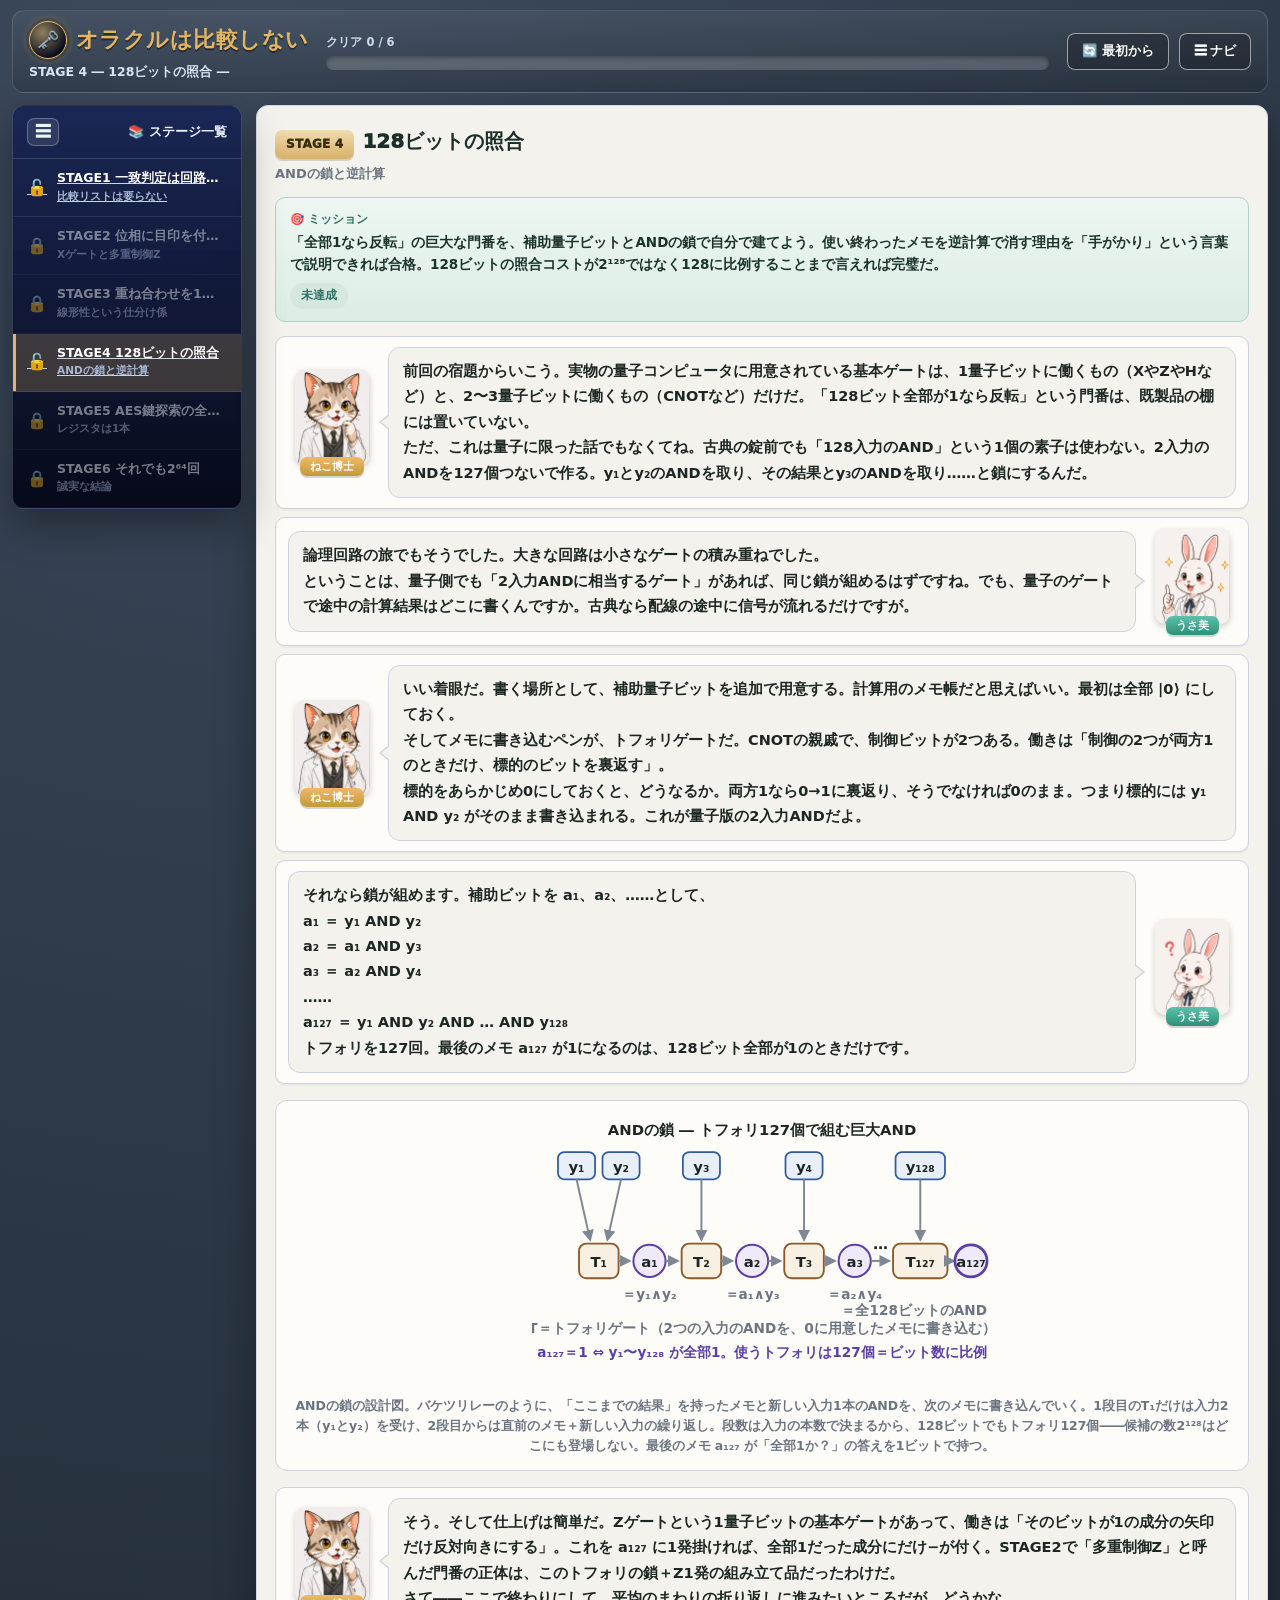
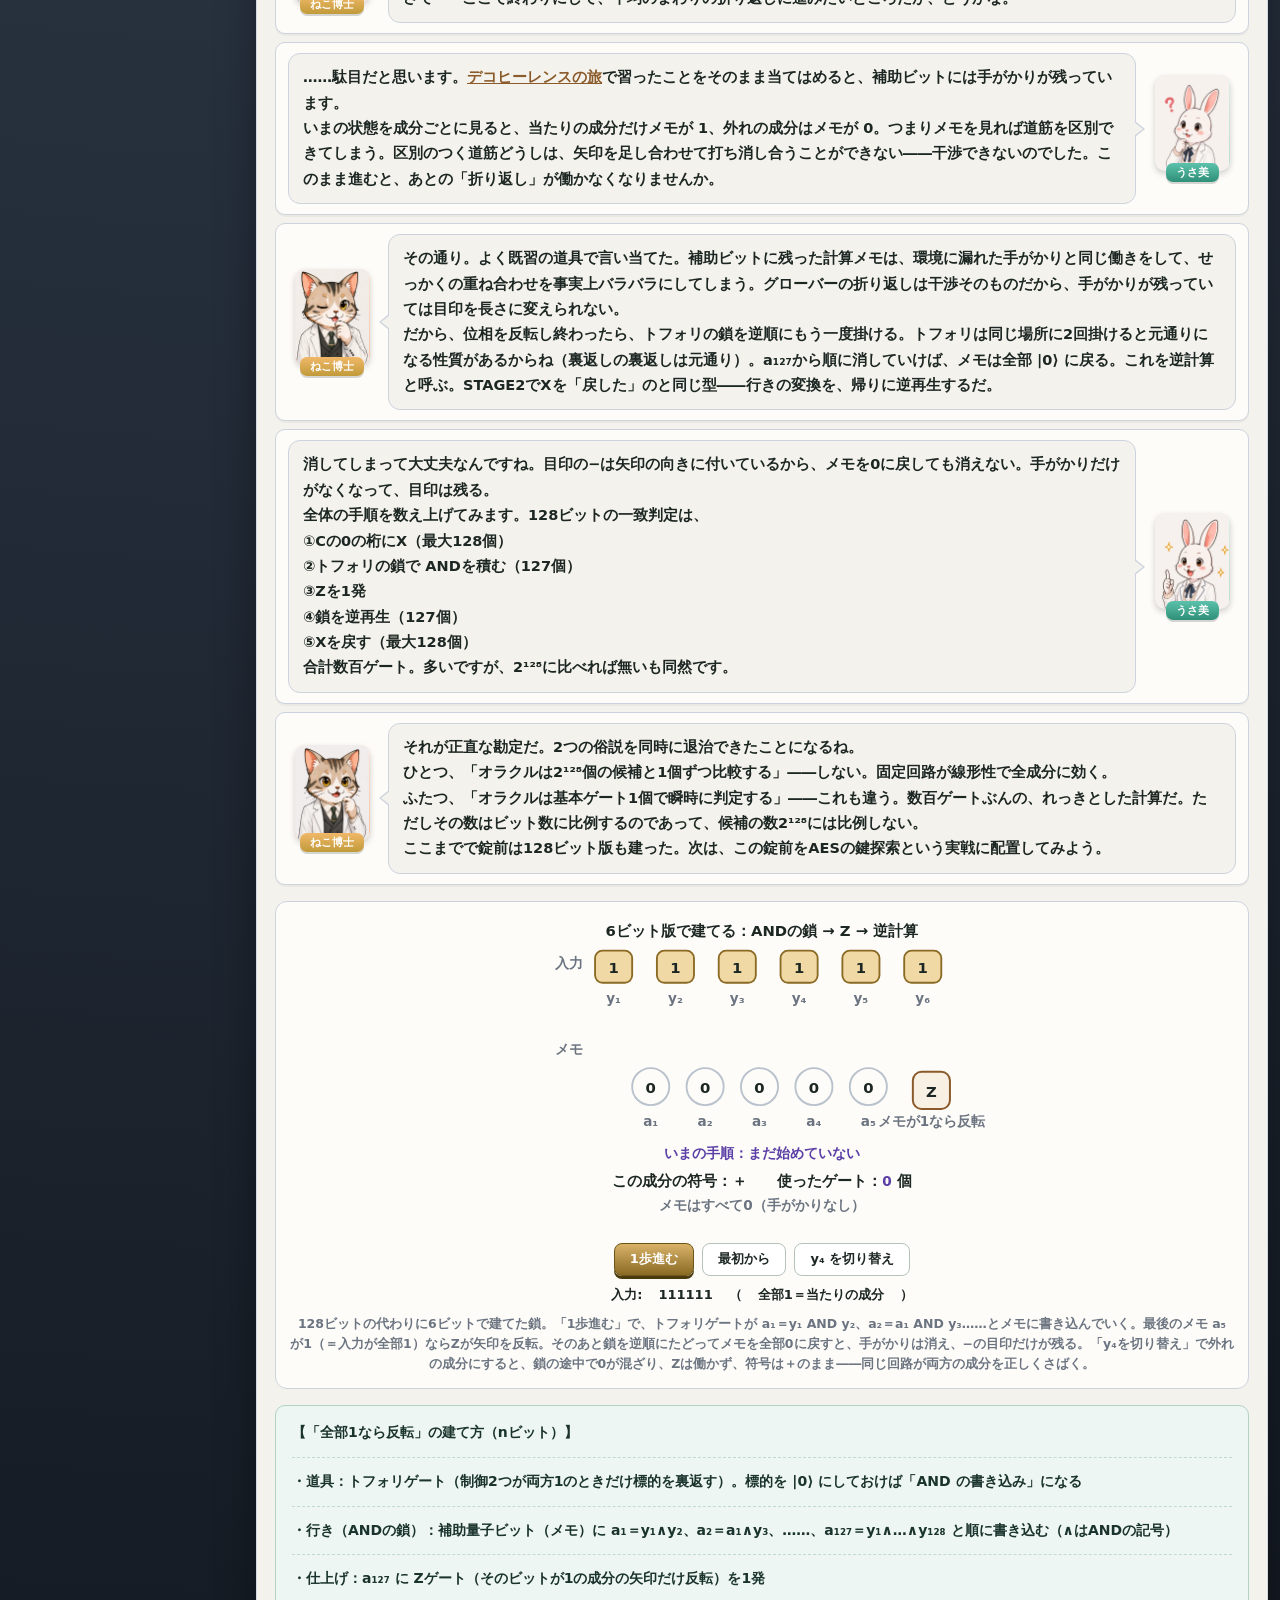
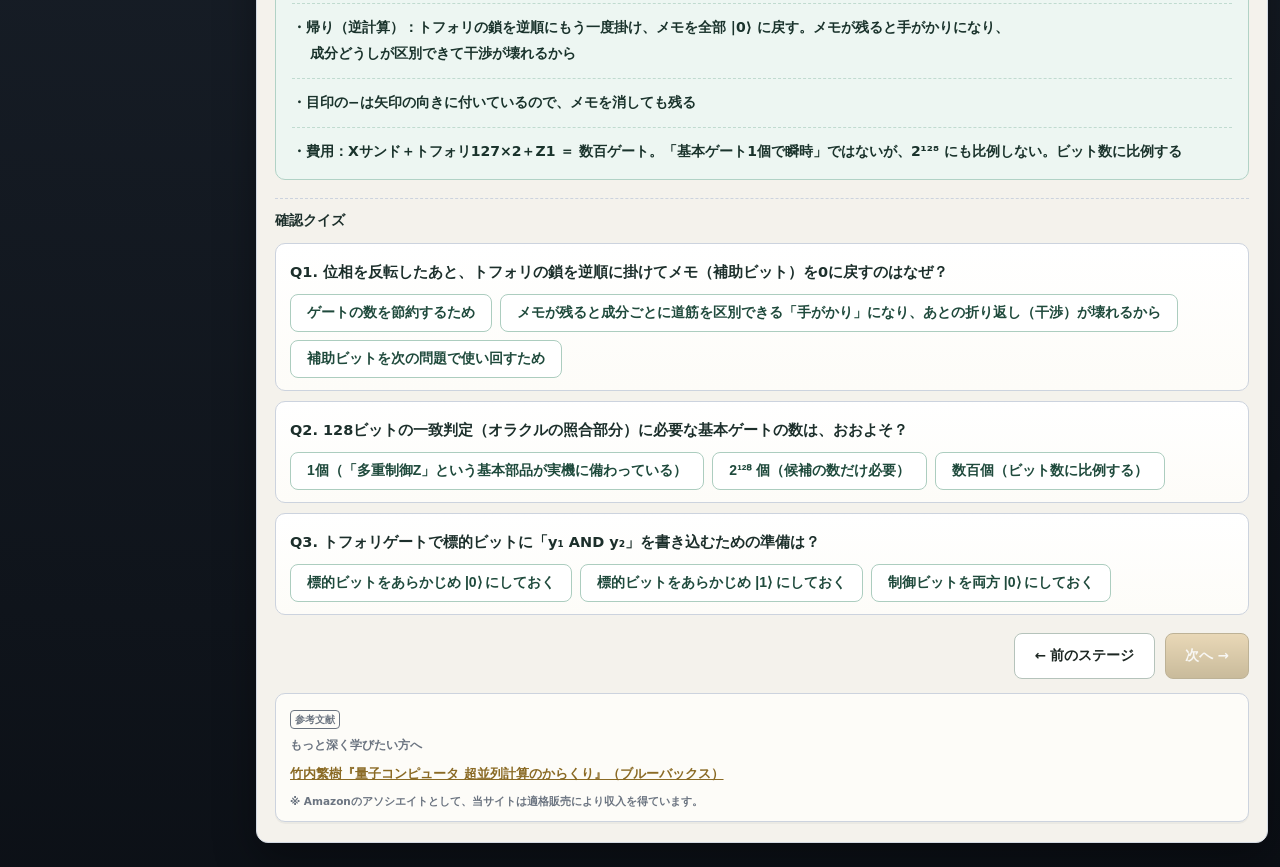
<file: stage4.html>
<!DOCTYPE html>
<html lang="ja">
<head>
<meta charset="UTF-8">
<meta name="viewport" content="width=device-width, initial-scale=1.0">
<meta name="theme-color" content="#26303d">
<!-- Google tag (gtag.js) -->
<script async src="https://www.googletagmanager.com/gtag/js?id=G-9RTQCP2HXM"></script>
<script>
  window.dataLayer = window.dataLayer || [];
  function gtag(){dataLayer.push(arguments);}
  gtag('js', new Date());
  gtag('config', 'G-9RTQCP2HXM');
</script>
<title>STAGE4 128ビットの照合 ― オラクルは比較しない</title>
<meta name="description" content="「128個全部1なら反転」という巨大ゲートは、1個の部品としては存在しない。補助量子ビットにANDを1段ずつ書き込み、最後のメモが1なら位相を反転し、使い終わったメモは逆計算で消す。メモを消さないと手がかりが残って干渉が壊れる――逆計算が必要な深い理由まで掘り下げる。">
<link rel="canonical" href="https://ruglerugle.github.io/grover-oracle/stage4.html">
<meta property="og:type" content="article">
<meta property="og:site_name" content="オラクルは比較しない">
<meta property="og:locale" content="ja_JP">
<meta property="og:title" content="STAGE4 128ビットの照合 ― オラクルは比較しない">
<meta property="og:description" content="多重制御Zの正体は、補助量子ビットとANDの鎖と逆計算。メモを消す理由は「手がかり」だ。">
<meta property="og:url" content="https://ruglerugle.github.io/grover-oracle/stage4.html">
<meta property="og:image" content="https://ruglerugle.github.io/grover-oracle/images/ogp.png">
<meta name="twitter:card" content="summary_large_image">
<link rel="icon" type="image/png" href="images/favicon.png">
<link rel="stylesheet" href="design-system.css">
<style>
  .qc-svg .label{fill:var(--muted);font-size:11px;font-weight:700}
  .qc-svg .strong{fill:var(--ink);font-size:12px;font-weight:900}
  .qc-svg .accent{fill:#5b3fa6;font-size:11px;font-weight:900}
  .anim-ctrl{display:flex;align-items:center;gap:8px;justify-content:center;margin-top:10px;flex-wrap:wrap}
  .anim-ctrl .btn{padding:.4rem .95rem;font-size:13px;font-weight:900}
  .readout{display:flex;flex-wrap:wrap;gap:4px 16px;justify-content:center;margin-top:8px;font-size:13px;font-weight:800;color:var(--ink)}
  .readout b{font-weight:900;font-variant-numeric:tabular-nums;color:inherit}
</style>
</head>
<body>
<div class="app-shell side-collapsed" id="app-shell">
  <header class="game-header">
    <div class="brand">
      <div class="brand-title"><a class="head-reset home-badge" href="index.html" title="トップへ" aria-label="トップへ">🗝️</a> <span>オラクルは比較しない</span></div>
      <div class="brand-sub">STAGE 4 ― 128ビットの照合 ―</div>
    </div>
    <div class="head-progress-wrap">
      <div class="head-progress-label" id="progress-label">クリア 0 / 6</div>
      <div class="head-progress" role="progressbar" aria-label="クリア済みステージ数" aria-valuemin="0" aria-valuemax="6" aria-valuenow="0"><div class="head-progress-fill" id="progress-fill" style="width:0%"></div></div>
    </div>
    <div class="header-actions">
      <button class="head-reset" id="btn-reset-all">🔄 最初から</button>
      <button class="head-reset" id="head-nav-toggle" title="ステージ一覧の表示切替">☰ ナビ</button>
    </div>
  </header>

  <div class="game-layout">
    <div class="side-backdrop" id="side-backdrop"></div>
    <aside class="side-panel">
      <div class="side-head">
        <button class="side-toggle" id="sidebar-toggle" title="ステージ一覧の表示切替" aria-label="ステージ一覧の表示切替">☰</button>
        <span class="side-head-text">📚 ステージ一覧</span>
      </div>
      <div class="side-list" id="side-list"></div>
    </aside>

    <main class="main-area">
      <div class="chapter-head">
        <span class="chapter-badge">STAGE 4</span><span class="chapter-title">128ビットの照合</span>
        <div class="chapter-sub">ANDの鎖と逆計算</div>
      </div>

      <div class="mission-box">
        <div class="mission-label">🎯 ミッション</div>
        <div class="mission-text">「全部1なら反転」の巨大な門番を、補助量子ビットとANDの鎖で自分で建てよう。使い終わったメモを逆計算で消す理由を「手がかり」という言葉で説明できれば合格。128ビットの照合コストが2¹²⁸ではなく128に比例することまで言えれば完璧だ。</div>
        <span class="mission-status" id="mission-status">未達成</span>
      </div>

      <div class="dialogue-scene">
        <div class="dialog-row">
          <div class="dialog-character">
            <div class="dialog-avatar mentor"><img src="images/cat.webp" width="300" height="386" alt=""></div>
            <div class="dialog-name mentor">ねこ博士</div>
          </div>
          <div class="dialog-bubble">前回の宿題からいこう。実物の量子コンピュータに用意されている基本ゲートは、1量子ビットに働くもの（XやZやHなど）と、2〜3量子ビットに働くもの（CNOTなど）だけだ。「128ビット全部が1なら反転」という門番は、<strong>既製品の棚には置いていない</strong>。<br>ただ、これは量子に限った話でもなくてね。古典の錠前でも「128入力のAND」という1個の素子は使わない。2入力のANDを127個つないで作る。y₁とy₂のANDを取り、その結果とy₃のANDを取り……と<strong>鎖</strong>にするんだ。</div>
        </div>
        <div class="dialog-row right">
          <div class="dialog-character">
            <div class="dialog-avatar student"><img src="images/rabbit.webp" width="300" height="386" alt=""></div>
            <div class="dialog-name student">うさ美</div>
          </div>
          <div class="dialog-bubble">論理回路の旅でもそうでした。大きな回路は小さなゲートの積み重ねでした。<br>ということは、量子側でも「2入力ANDに相当するゲート」があれば、同じ鎖が組めるはずですね。でも、量子のゲートで途中の計算結果は<strong>どこに書く</strong>んですか。古典なら配線の途中に信号が流れるだけですが。</div>
        </div>
        <div class="dialog-row">
          <div class="dialog-character">
            <div class="dialog-avatar mentor"><img src="images/cat.webp" width="300" height="386" alt=""></div>
            <div class="dialog-name mentor">ねこ博士</div>
          </div>
          <div class="dialog-bubble">いい着眼だ。書く場所として、<strong>補助量子ビット</strong>を追加で用意する。計算用のメモ帳だと思えばいい。最初は全部 |0⟩ にしておく。<br>そしてメモに書き込むペンが、<strong>トフォリゲート</strong>だ。CNOTの親戚で、制御ビットが2つある。働きは「<strong>制御の2つが両方1のときだけ、標的のビットを裏返す</strong>」。<br>標的をあらかじめ0にしておくと、どうなるか。両方1なら0→1に裏返り、そうでなければ0のまま。つまり標的には <strong>y₁ AND y₂</strong> がそのまま書き込まれる。これが量子版の2入力ANDだよ。</div>
        </div>
        <div class="dialog-row right">
          <div class="dialog-character">
            <div class="dialog-avatar student"><img src="images/rabbitThink.webp" width="300" height="386" alt=""></div>
            <div class="dialog-name student">うさ美</div>
          </div>
          <div class="dialog-bubble">それなら鎖が組めます。補助ビットを a₁、a₂、……として、<br>a₁ ＝ y₁ AND y₂<br>a₂ ＝ a₁ AND y₃<br>a₃ ＝ a₂ AND y₄<br>……<br>a₁₂₇ ＝ y₁ AND y₂ AND … AND y₁₂₈<br>トフォリを127回。最後のメモ a₁₂₇ が1になるのは、<strong>128ビット全部が1のときだけ</strong>です。</div>
        </div>
      </div>

      <div class="diagram-box">
        <svg class="qc-svg" viewBox="0 0 372 214" width="100%" role="img" aria-label="ANDの鎖の構造図。上の段に入力y1からy128が並び、下の段でトフォリゲートとメモが交互につながる。T1がy1とy2のANDをメモa1に書き込み、T2がa1とy3のANDをa2に、T3がa2とy4のANDをa3に書き込み、以降同様に続いて、127個目のトフォリが全ビットのANDをa127に書き込む">
          <text class="strong" x="186" y="16" text-anchor="middle">ANDの鎖 ― トフォリ127個で組む巨大AND</text>
          <defs>
            <marker id="arr" viewBox="0 0 6 6" markerWidth="6" markerHeight="6" refX="5" refY="3" orient="auto">
              <path d="M0 0 L6 3 L0 6 Z" fill="#7d8894"/>
            </marker>
          </defs>
          <!-- 入力 -->
          <g>
            <rect x="21" y="30" width="30" height="22" rx="5" fill="#e9eff8" stroke="#2f5a9e" stroke-width="1.4"/>
            <text class="strong" x="36" y="46" text-anchor="middle">y₁</text>
            <rect x="57" y="30" width="30" height="22" rx="5" fill="#e9eff8" stroke="#2f5a9e" stroke-width="1.4"/>
            <text class="strong" x="72" y="46" text-anchor="middle">y₂</text>
            <rect x="122" y="30" width="30" height="22" rx="5" fill="#e9eff8" stroke="#2f5a9e" stroke-width="1.4"/>
            <text class="strong" x="137" y="46" text-anchor="middle">y₃</text>
            <rect x="205" y="30" width="30" height="22" rx="5" fill="#e9eff8" stroke="#2f5a9e" stroke-width="1.4"/>
            <text class="strong" x="220" y="46" text-anchor="middle">y₄</text>
            <rect x="294" y="30" width="40" height="22" rx="5" fill="#e9eff8" stroke="#2f5a9e" stroke-width="1.4"/>
            <text class="strong" x="314" y="46" text-anchor="middle">y₁₂₈</text>
          </g>
          <!-- 入力からゲートへの矢印 -->
          <line x1="36" y1="52" x2="47" y2="101" stroke="#7d8894" stroke-width="1.6" marker-end="url(#arr)"/>
          <line x1="72" y1="52" x2="61" y2="101" stroke="#7d8894" stroke-width="1.6" marker-end="url(#arr)"/>
          <line x1="137" y1="52" x2="137" y2="101" stroke="#7d8894" stroke-width="1.6" marker-end="url(#arr)"/>
          <line x1="220" y1="52" x2="220" y2="101" stroke="#7d8894" stroke-width="1.6" marker-end="url(#arr)"/>
          <line x1="314" y1="52" x2="314" y2="101" stroke="#7d8894" stroke-width="1.6" marker-end="url(#arr)"/>
          <!-- ゲートとメモの鎖 -->
          <rect x="38" y="104" width="32" height="28" rx="6" fill="#f8f0e3" stroke="#8a5a2a" stroke-width="1.5"/>
          <text class="strong" x="54" y="123" text-anchor="middle">T₁</text>
          <line x1="70" y1="118" x2="79" y2="118" stroke="#7d8894" stroke-width="1.6" marker-end="url(#arr)"/>
          <circle cx="95" cy="118" r="13" fill="#efe9f9" stroke="#5b3fa6" stroke-width="1.6"/>
          <text class="strong" x="95" y="123" text-anchor="middle">a₁</text>
          <line x1="108" y1="118" x2="118" y2="118" stroke="#7d8894" stroke-width="1.6" marker-end="url(#arr)"/>
          <rect x="121" y="104" width="32" height="28" rx="6" fill="#f8f0e3" stroke="#8a5a2a" stroke-width="1.5"/>
          <text class="strong" x="137" y="123" text-anchor="middle">T₂</text>
          <line x1="153" y1="118" x2="162" y2="118" stroke="#7d8894" stroke-width="1.6" marker-end="url(#arr)"/>
          <circle cx="178" cy="118" r="13" fill="#efe9f9" stroke="#5b3fa6" stroke-width="1.6"/>
          <text class="strong" x="178" y="123" text-anchor="middle">a₂</text>
          <line x1="191" y1="118" x2="201" y2="118" stroke="#7d8894" stroke-width="1.6" marker-end="url(#arr)"/>
          <rect x="204" y="104" width="32" height="28" rx="6" fill="#f8f0e3" stroke="#8a5a2a" stroke-width="1.5"/>
          <text class="strong" x="220" y="123" text-anchor="middle">T₃</text>
          <line x1="236" y1="118" x2="245" y2="118" stroke="#7d8894" stroke-width="1.6" marker-end="url(#arr)"/>
          <circle cx="261" cy="118" r="13" fill="#efe9f9" stroke="#5b3fa6" stroke-width="1.6"/>
          <text class="strong" x="261" y="123" text-anchor="middle">a₃</text>
          <line x1="274" y1="118" x2="289" y2="118" stroke="#7d8894" stroke-width="1.6" marker-end="url(#arr)"/>
          <text class="strong" x="282" y="112" text-anchor="middle">⋯</text>
          <rect x="292" y="104" width="44" height="28" rx="6" fill="#f8f0e3" stroke="#8a5a2a" stroke-width="1.5"/>
          <text class="strong" x="314" y="123" text-anchor="middle">T₁₂₇</text>
          <line x1="336" y1="118" x2="341" y2="118" stroke="#7d8894" stroke-width="1.6" marker-end="url(#arr)"/>
          <circle cx="355" cy="118" r="13" fill="#efe9f9" stroke="#5b3fa6" stroke-width="2.2"/>
          <text class="strong" x="355" y="123" text-anchor="middle">a₁₂₇</text>
          <!-- メモの中身 -->
          <text class="label" x="95" y="149" text-anchor="middle">＝y₁∧y₂</text>
          <text class="label" x="178" y="149" text-anchor="middle">＝a₁∧y₃</text>
          <text class="label" x="261" y="149" text-anchor="middle">＝a₂∧y₄</text>
          <text class="label" x="368" y="162" text-anchor="end">＝全128ビットのAND</text>
          <!-- 凡例と結論 -->
          <text class="label" x="186" y="176" text-anchor="middle">T＝トフォリゲート（2つの入力のANDを、0に用意したメモに書き込む）</text>
          <text class="accent" x="186" y="196" text-anchor="middle">a₁₂₇＝1 ⇔ y₁〜y₁₂₈ が全部1。使うトフォリは127個＝ビット数に比例</text>
        </svg>
        <div class="diagram-caption">ANDの鎖の設計図。バケツリレーのように、「ここまでの結果」を持ったメモと新しい入力1本のANDを、次のメモに書き込んでいく。1段目のT₁だけは入力2本（y₁とy₂）を受け、2段目からは<strong>直前のメモ＋新しい入力</strong>の繰り返し。段数は入力の本数で決まるから、128ビットでもトフォリ127個――候補の数2¹²⁸はどこにも登場しない。最後のメモ a₁₂₇ が「全部1か？」の答えを1ビットで持つ。</div>
      </div>

      <div class="dialogue-scene">
        <div class="dialog-row">
          <div class="dialog-character">
            <div class="dialog-avatar mentor"><img src="images/cat.webp" width="300" height="386" alt=""></div>
            <div class="dialog-name mentor">ねこ博士</div>
          </div>
          <div class="dialog-bubble">そう。そして仕上げは簡単だ。<strong>Zゲート</strong>という1量子ビットの基本ゲートがあって、働きは「そのビットが1の成分の矢印だけ反対向きにする」。これを a₁₂₇ に1発掛ければ、<strong>全部1だった成分にだけ−が付く</strong>。STAGE2で「多重制御Z」と呼んだ門番の正体は、この<strong>トフォリの鎖＋Z1発</strong>の組み立て品だったわけだ。<br>さて――ここで終わりにして、平均のまわりの折り返しに進みたいところだが、どうかな。</div>
        </div>
        <div class="dialog-row right">
          <div class="dialog-character">
            <div class="dialog-avatar student"><img src="images/rabbitThink.webp" width="300" height="386" alt=""></div>
            <div class="dialog-name student">うさ美</div>
          </div>
          <div class="dialog-bubble">……駄目だと思います。<a href="https://ruglerugle.github.io/decoherence-quest/" target="_blank" rel="noopener" style="color:#8a5a2a;text-decoration:underline">デコヒーレンスの旅</a>で習ったことをそのまま当てはめると、補助ビットには<strong>手がかりが残っています</strong>。<br>いまの状態を成分ごとに見ると、当たりの成分だけメモが 1、外れの成分はメモが 0。つまり<strong>メモを見れば道筋を区別できてしまう</strong>。区別のつく道筋どうしは、矢印を足し合わせて打ち消し合うことができない――干渉できないのでした。このまま進むと、あとの「折り返し」が働かなくなりませんか。</div>
        </div>
        <div class="dialog-row">
          <div class="dialog-character">
            <div class="dialog-avatar mentor"><img src="images/catThink.webp" width="300" height="386" alt=""></div>
            <div class="dialog-name mentor">ねこ博士</div>
          </div>
          <div class="dialog-bubble">その通り。よく既習の道具で言い当てた。補助ビットに残った計算メモは、環境に漏れた手がかりと同じ働きをして、<strong>せっかくの重ね合わせを事実上バラバラにしてしまう</strong>。グローバーの折り返しは干渉そのものだから、手がかりが残っていては目印を長さに変えられない。<br>だから、位相を反転し終わったら、<strong>トフォリの鎖を逆順にもう一度掛ける</strong>。トフォリは同じ場所に2回掛けると元通りになる性質があるからね（裏返しの裏返しは元通り）。a₁₂₇から順に消していけば、メモは全部 |0⟩ に戻る。これを<strong>逆計算</strong>と呼ぶ。STAGE2でXを「戻した」のと同じ型――<strong>行きの変換を、帰りに逆再生する</strong>だ。</div>
        </div>
        <div class="dialog-row right">
          <div class="dialog-character">
            <div class="dialog-avatar student"><img src="images/rabbit.webp" width="300" height="386" alt=""></div>
            <div class="dialog-name student">うさ美</div>
          </div>
          <div class="dialog-bubble">消してしまって大丈夫なんですね。目印の−は<strong>矢印の向き</strong>に付いているから、メモを0に戻しても消えない。手がかりだけがなくなって、目印は残る。<br>全体の手順を数え上げてみます。128ビットの一致判定は、<br>①Cの0の桁にX（最大128個）<br>②トフォリの鎖で ANDを積む（127個）<br>③Zを1発<br>④鎖を逆再生（127個）<br>⑤Xを戻す（最大128個）<br>合計<strong>数百ゲート</strong>。多いですが、2¹²⁸に比べれば無いも同然です。</div>
        </div>
        <div class="dialog-row">
          <div class="dialog-character">
            <div class="dialog-avatar mentor"><img src="images/cat.webp" width="300" height="386" alt=""></div>
            <div class="dialog-name mentor">ねこ博士</div>
          </div>
          <div class="dialog-bubble">それが正直な勘定だ。2つの俗説を同時に退治できたことになるね。<br>ひとつ、「オラクルは2¹²⁸個の候補と1個ずつ比較する」――しない。固定回路が線形性で全成分に効く。<br>ふたつ、「オラクルは基本ゲート1個で瞬時に判定する」――これも違う。<strong>数百ゲートぶんの、れっきとした計算</strong>だ。ただしその数は<strong>ビット数に比例</strong>するのであって、候補の数2¹²⁸には比例しない。<br>ここまでで錠前は128ビット版も建った。次は、この錠前をAESの鍵探索という実戦に配置してみよう。</div>
        </div>
      </div>

      <div class="diagram-box">
        <svg id="chain-svg" class="qc-svg" viewBox="0 0 372 250" width="100%" role="img" aria-label="ANDの鎖と逆計算のシミュレータ。6ビットの入力と5個の補助ビットが並び、1歩進むボタンでトフォリゲートが順に働いて補助ビットにANDの結果が書き込まれていく。最後の補助ビットが1ならZゲートで位相が反転し、そのあと鎖が逆順に働いて補助ビットがすべて0に戻る">
          <text class="strong" x="186" y="16" text-anchor="middle">6ビット版で建てる：ANDの鎖 → Z → 逆計算</text>
          <text class="label" x="30" y="42" text-anchor="middle">入力</text>
          <g id="in-row"></g>
          <text class="label" x="30" y="112" text-anchor="middle">メモ</text>
          <g id="anc-row"></g>
          <!-- Z box -->
          <rect id="z4box" x="308" y="126" width="30" height="30" rx="7" fill="#f8f0e3" stroke="#8a5a2a" stroke-width="1.6"/>
          <text class="strong" x="323" y="146" text-anchor="middle">Z</text>
          <text class="label" x="323" y="170" text-anchor="middle">メモが1なら反転</text>
          <text id="phase-label" class="accent" x="186" y="196" text-anchor="middle">いまの手順：まだ始めていない</text>
          <text class="strong" x="186" y="218" text-anchor="middle">この成分の符号：<tspan id="sign-label">＋</tspan>　　使ったゲート：<tspan id="gate-count" class="accent">0</tspan> 個</text>
          <text id="memo-label" class="label" x="186" y="238" text-anchor="middle">メモはすべて0（手がかりなし）</text>
        </svg>
        <div class="anim-ctrl">
          <button type="button" class="btn btn-primary" id="btn-step">1歩進む</button>
          <button type="button" class="btn" id="btn-reset-sim">最初から</button>
          <button type="button" class="btn" id="btn-flip4">y₄ を切り替え</button>
        </div>
        <div class="readout">入力: <b id="in-str">111111</b>（<b id="in-note">全部1＝当たりの成分</b>）</div>
        <div class="diagram-caption">128ビットの代わりに6ビットで建てた鎖。「1歩進む」で、トフォリゲートが a₁＝y₁ AND y₂、a₂＝a₁ AND y₃……と<strong>メモに書き込んでいく</strong>。最後のメモ a₅ が1（＝入力が全部1）ならZが矢印を反転。そのあと鎖を<strong>逆順にたどってメモを全部0に戻す</strong>と、手がかりは消え、−の目印だけが残る。「y₄を切り替え」で外れの成分にすると、鎖の途中で0が混ざり、Zは働かず、符号は＋のまま――同じ回路が両方の成分を正しくさばく。</div>
      </div>

      <div class="formula-box">
        <span class="step">【「全部1なら反転」の建て方（nビット）】</span>
        <span class="step">・道具：<strong>トフォリゲート</strong>（制御2つが両方1のときだけ標的を裏返す）。標的を |0⟩ にしておけば「AND の書き込み」になる</span>
        <span class="step">・行き（ANDの鎖）：補助量子ビット（メモ）に <span class="nw">a₁＝y₁∧y₂</span>、<span class="nw">a₂＝a₁∧y₃</span>、……、<span class="nw">a₁₂₇＝y₁∧…∧y₁₂₈</span> と順に書き込む（∧はANDの記号）</span>
        <span class="step">・仕上げ：a₁₂₇ に <strong>Zゲート</strong>（そのビットが1の成分の矢印だけ反転）を1発</span>
        <span class="step">・帰り（<strong>逆計算</strong>）：トフォリの鎖を逆順にもう一度掛け、メモを全部 |0⟩ に戻す。<strong>メモが残ると手がかりになり、成分どうしが区別できて干渉が壊れる</strong>から</span>
        <span class="step">・目印の−は矢印の向きに付いているので、メモを消しても残る</span>
        <span class="step">・費用：Xサンド＋トフォリ127×2＋Z1 ＝ <strong>数百ゲート</strong>。「基本ゲート1個で瞬時」ではないが、2¹²⁸ にも比例しない。<strong>ビット数に比例</strong>する</span>
      </div>

      <div class="quiz-head">確認クイズ</div>
      <div class="quiz-card" data-quiz>
        <p class="quiz-q">Q1. 位相を反転したあと、トフォリの鎖を逆順に掛けてメモ（補助ビット）を0に戻すのはなぜ？</p>
        <div class="choice-list">
          <button class="choice-btn">ゲートの数を節約するため</button>
          <button class="choice-btn">メモが残ると成分ごとに道筋を区別できる「手がかり」になり、あとの折り返し（干渉）が壊れるから</button>
          <button class="choice-btn">補助ビットを次の問題で使い回すため</button>
        </div>
        <div class="quiz-explain" hidden>正解！ 当たりの成分だけメモが1、外れは0――この差は環境に漏れた手がかりと同じ働きをして、重ね合わせを事実上バラバラにする。グローバーの折り返しは干渉そのものだから、手がかりを消してからでないと目印を長さに変えられない。逆計算は美観ではなく死活問題だ。</div>
      </div>

      <div class="quiz-card" data-quiz>
        <p class="quiz-q">Q2. 128ビットの一致判定（オラクルの照合部分）に必要な基本ゲートの数は、おおよそ？</p>
        <div class="choice-list">
          <button class="choice-btn">1個（「多重制御Z」という基本部品が実機に備わっている）</button>
          <button class="choice-btn">2¹²⁸ 個（候補の数だけ必要）</button>
          <button class="choice-btn">数百個（ビット数に比例する）</button>
        </div>
        <div class="quiz-explain" hidden>正解！ Xサンドが最大128×2、トフォリの鎖が127×2、Zが1個で、合計は数百個規模。「巨大ゲート1個で瞬時に判定」は誤りだが、候補の数2¹²⁸とはまったく無関係で、ビット数128に比例するだけ、というのが正確な姿だ。</div>
      </div>

      <div class="quiz-card" data-quiz>
        <p class="quiz-q">Q3. トフォリゲートで標的ビットに「y₁ AND y₂」を書き込むための準備は？</p>
        <div class="choice-list">
          <button class="choice-btn">標的ビットをあらかじめ |0⟩ にしておく</button>
          <button class="choice-btn">標的ビットをあらかじめ |1⟩ にしておく</button>
          <button class="choice-btn">制御ビットを両方 |0⟩ にしておく</button>
        </div>
        <div class="quiz-explain" hidden>正解！ トフォリは「制御2つが両方1なら標的を裏返す」。標的が0スタートなら、裏返って1になるのは両方1のときだけ――つまり標的にはANDの結果がそのまま書き込まれる。1スタートだと結果が反転してしまう（それはそれでNANDとして使えるが、ここでは0に揃える）。</div>
      </div>

      <div class="stage-nav">
        <a class="btn" href="stage3.html">← 前のステージ</a>
        <button class="btn btn-primary" id="btn-next" disabled>次へ →</button>
      </div>

      <div id="book-recommend"></div>
    </main>
  </div>
</div>

<script src="js/progress.js"></script>
<script>GO.initStagePage(4);</script>

<script>
(function(){
  // ANDの鎖と逆計算のステップ・シミュレータ（6ビット版）
  var SVG_NS = "http://www.w3.org/2000/svg";
  var N = 6;
  var y = [1, 1, 1, 1, 1, 1];
  var anc = [0, 0, 0, 0, 0];
  var step = 0; // 0..11（1..5=行き、6=Z、7..11=帰り）
  var sign = 1;
  var gates = 0;

  var inRow = document.getElementById("in-row");
  var ancRow = document.getElementById("anc-row");

  function build(){
    for (var i = 0; i < N; i++) {
      var cx = 66 + i * 50;
      var r = document.createElementNS(SVG_NS, "rect");
      r.setAttribute("x", cx - 15); r.setAttribute("y", 28);
      r.setAttribute("width", 30); r.setAttribute("height", 26);
      r.setAttribute("rx", 6); r.setAttribute("id", "yc-" + i);
      inRow.appendChild(r);
      var t = document.createElementNS(SVG_NS, "text");
      t.setAttribute("x", cx); t.setAttribute("y", 46);
      t.setAttribute("text-anchor", "middle"); t.setAttribute("class", "strong");
      t.setAttribute("id", "yt-" + i);
      inRow.appendChild(t);
      var lbl = document.createElementNS(SVG_NS, "text");
      lbl.setAttribute("x", cx); lbl.setAttribute("y", 70);
      lbl.setAttribute("text-anchor", "middle"); lbl.setAttribute("class", "label");
      lbl.textContent = "y" + subNum(i + 1);
      inRow.appendChild(lbl);
    }
    for (var j = 0; j < N - 1; j++) {
      var ax = 96 + j * 44;
      var c = document.createElementNS(SVG_NS, "circle");
      c.setAttribute("cx", ax); c.setAttribute("cy", 138);
      c.setAttribute("r", 15); c.setAttribute("id", "ac-" + j);
      ancRow.appendChild(c);
      var at = document.createElementNS(SVG_NS, "text");
      at.setAttribute("x", ax); at.setAttribute("y", 143);
      at.setAttribute("text-anchor", "middle"); at.setAttribute("class", "strong");
      at.setAttribute("id", "at-" + j);
      ancRow.appendChild(at);
      var albl = document.createElementNS(SVG_NS, "text");
      albl.setAttribute("x", ax); albl.setAttribute("y", 170);
      albl.setAttribute("text-anchor", "middle"); albl.setAttribute("class", "label");
      albl.textContent = "a" + subNum(j + 1);
      ancRow.appendChild(albl);
    }
  }

  function subNum(n){
    var subs = ["₀","₁","₂","₃","₄","₅","₆","₇","₈","₉"];
    return ("" + n).split("").map(function(d){ return subs[+d]; }).join("");
  }

  function computeAnc(upTo){
    var a = [0, 0, 0, 0, 0];
    var acc = y[0];
    for (var j = 0; j < N - 1; j++) {
      acc = acc & y[j + 1];
      a[j] = acc;
    }
    for (var k = upTo; k < N - 1; k++) a[k] = 0;
    return a;
  }

  function phaseText(){
    if (step === 0) return "いまの手順：まだ始めていない";
    if (step <= 5) return "行き：トフォリで a" + subNum(step) + " に AND を書き込んだ";
    if (step === 6) return sign < 0 ? "Z：メモが1なので矢印を反転！" : "Z：メモが0なので何もしない";
    if (step <= 11) return "帰り：逆計算で a" + subNum(12 - step) + " を消した";
    return "";
  }

  function render(){
    for (var i = 0; i < N; i++) {
      var rc = document.getElementById("yc-" + i);
      rc.setAttribute("fill", y[i] ? "#f0d9a4" : "#edf0f4");
      rc.setAttribute("stroke", y[i] ? "#8a6a24" : "#b9c2cc");
      rc.setAttribute("stroke-width", "1.5");
      document.getElementById("yt-" + i).textContent = y[i];
    }
    for (var j = 0; j < N - 1; j++) {
      var cc = document.getElementById("ac-" + j);
      cc.setAttribute("fill", anc[j] ? "#efe9f9" : "#fdfcf8");
      cc.setAttribute("stroke", anc[j] ? "#5b3fa6" : "#b9c2cc");
      cc.setAttribute("stroke-width", anc[j] ? "2.4" : "1.5");
      document.getElementById("at-" + j).textContent = anc[j];
    }
    document.getElementById("phase-label").textContent = phaseText();
    document.getElementById("sign-label").textContent = sign > 0 ? "＋" : "−";
    document.getElementById("gate-count").textContent = gates;
    var hasMemo = anc.some(function(v){ return v === 1; });
    document.getElementById("memo-label").textContent = hasMemo
      ? "メモに計算の跡が残っている（手がかりあり！ このままでは干渉できない）"
      : "メモはすべて0（手がかりなし）";
    var zbox = document.getElementById("z4box");
    zbox.setAttribute("fill", step === 6 && sign < 0 ? "#f0d9a4" : "#f8f0e3");
    document.getElementById("in-str").textContent = y.join("");
    var allOnes = y.every(function(v){ return v === 1; });
    document.getElementById("in-note").textContent = allOnes ? "全部1＝当たりの成分" : "0を含む＝外れの成分";
  }

  document.getElementById("btn-step").addEventListener("click", function(){
    if (step >= 11) return;
    step++;
    if (step <= 5) {
      anc = computeAnc(step);
      gates++;
    } else if (step === 6) {
      if (anc[4] === 1) sign = -sign;
      gates++;
    } else {
      anc = computeAnc(11 - step);
      gates++;
    }
    render();
  });

  document.getElementById("btn-reset-sim").addEventListener("click", function(){
    anc = [0,0,0,0,0]; step = 0; sign = 1; gates = 0;
    render();
  });

  document.getElementById("btn-flip4").addEventListener("click", function(){
    y[3] = 1 - y[3];
    anc = [0,0,0,0,0]; step = 0; sign = 1; gates = 0;
    render();
  });

  build();
  render();
})();
</script>
</body>
</html>
</file>
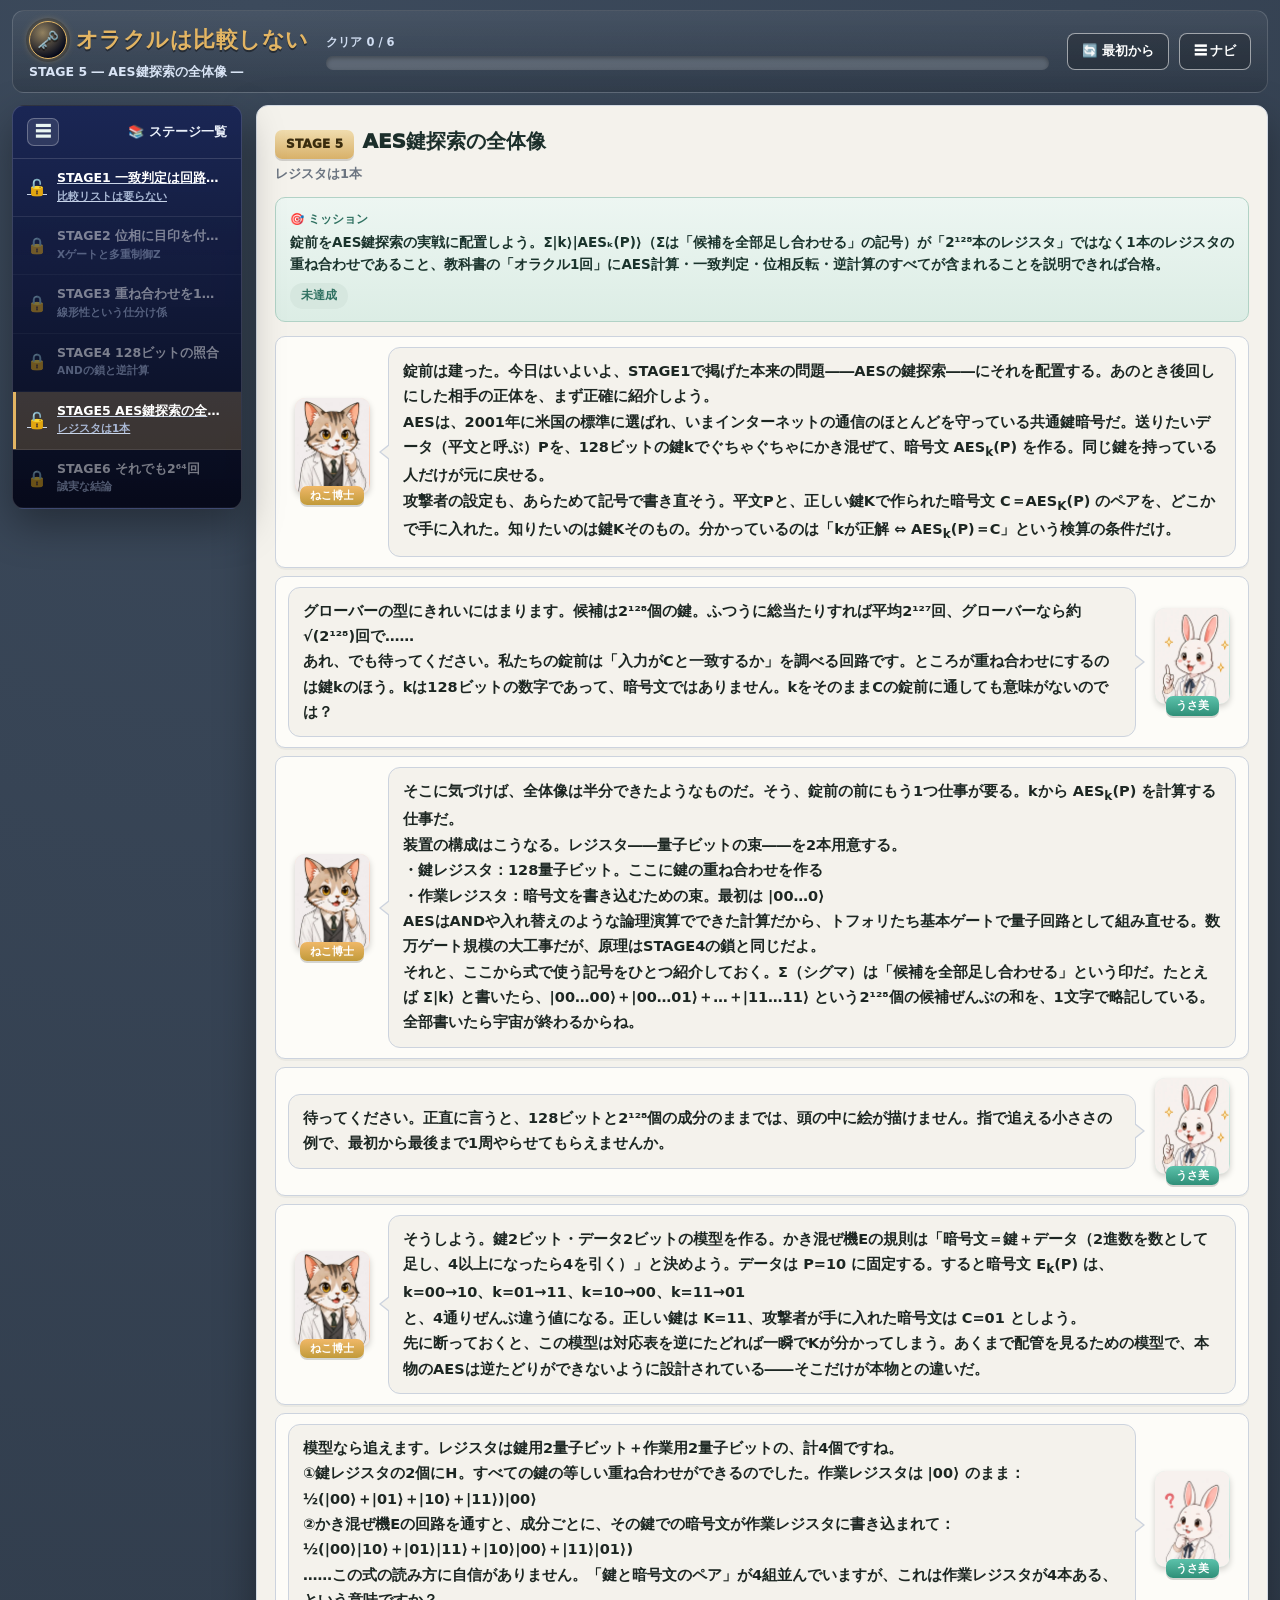
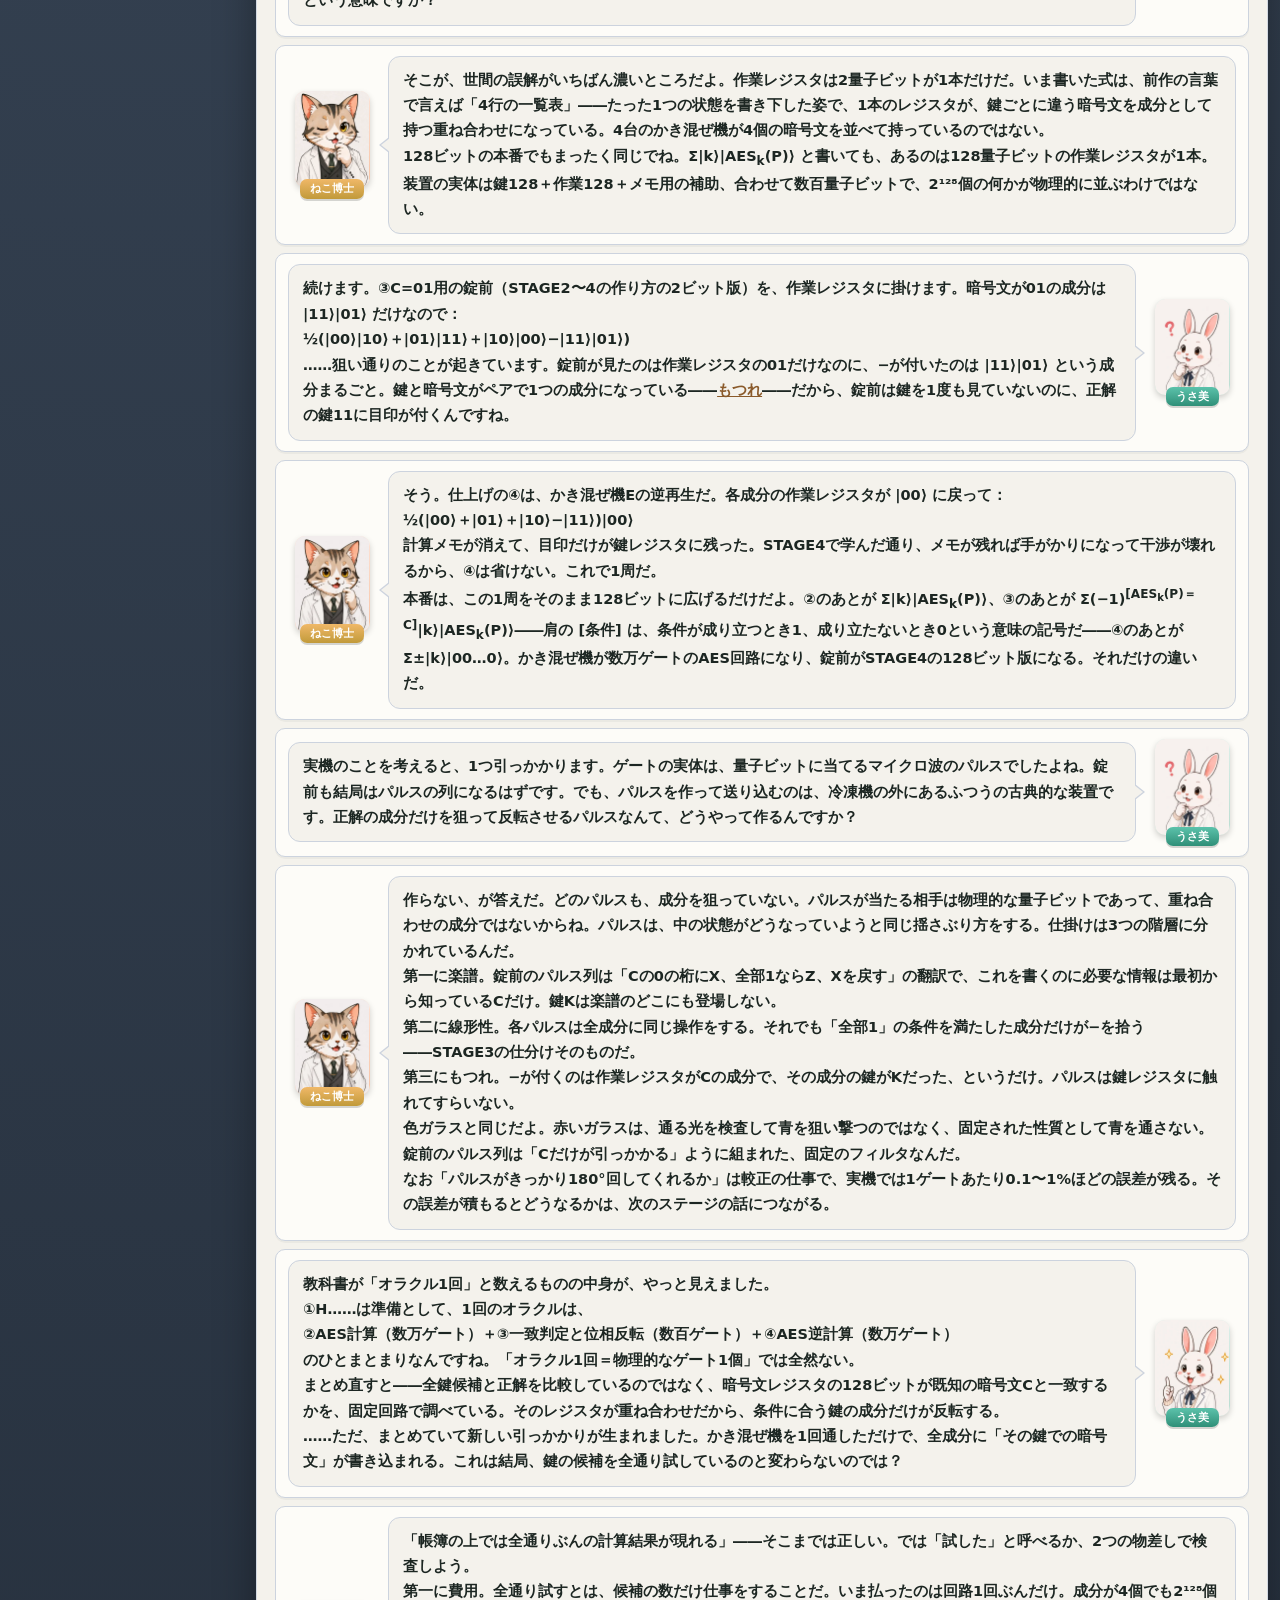
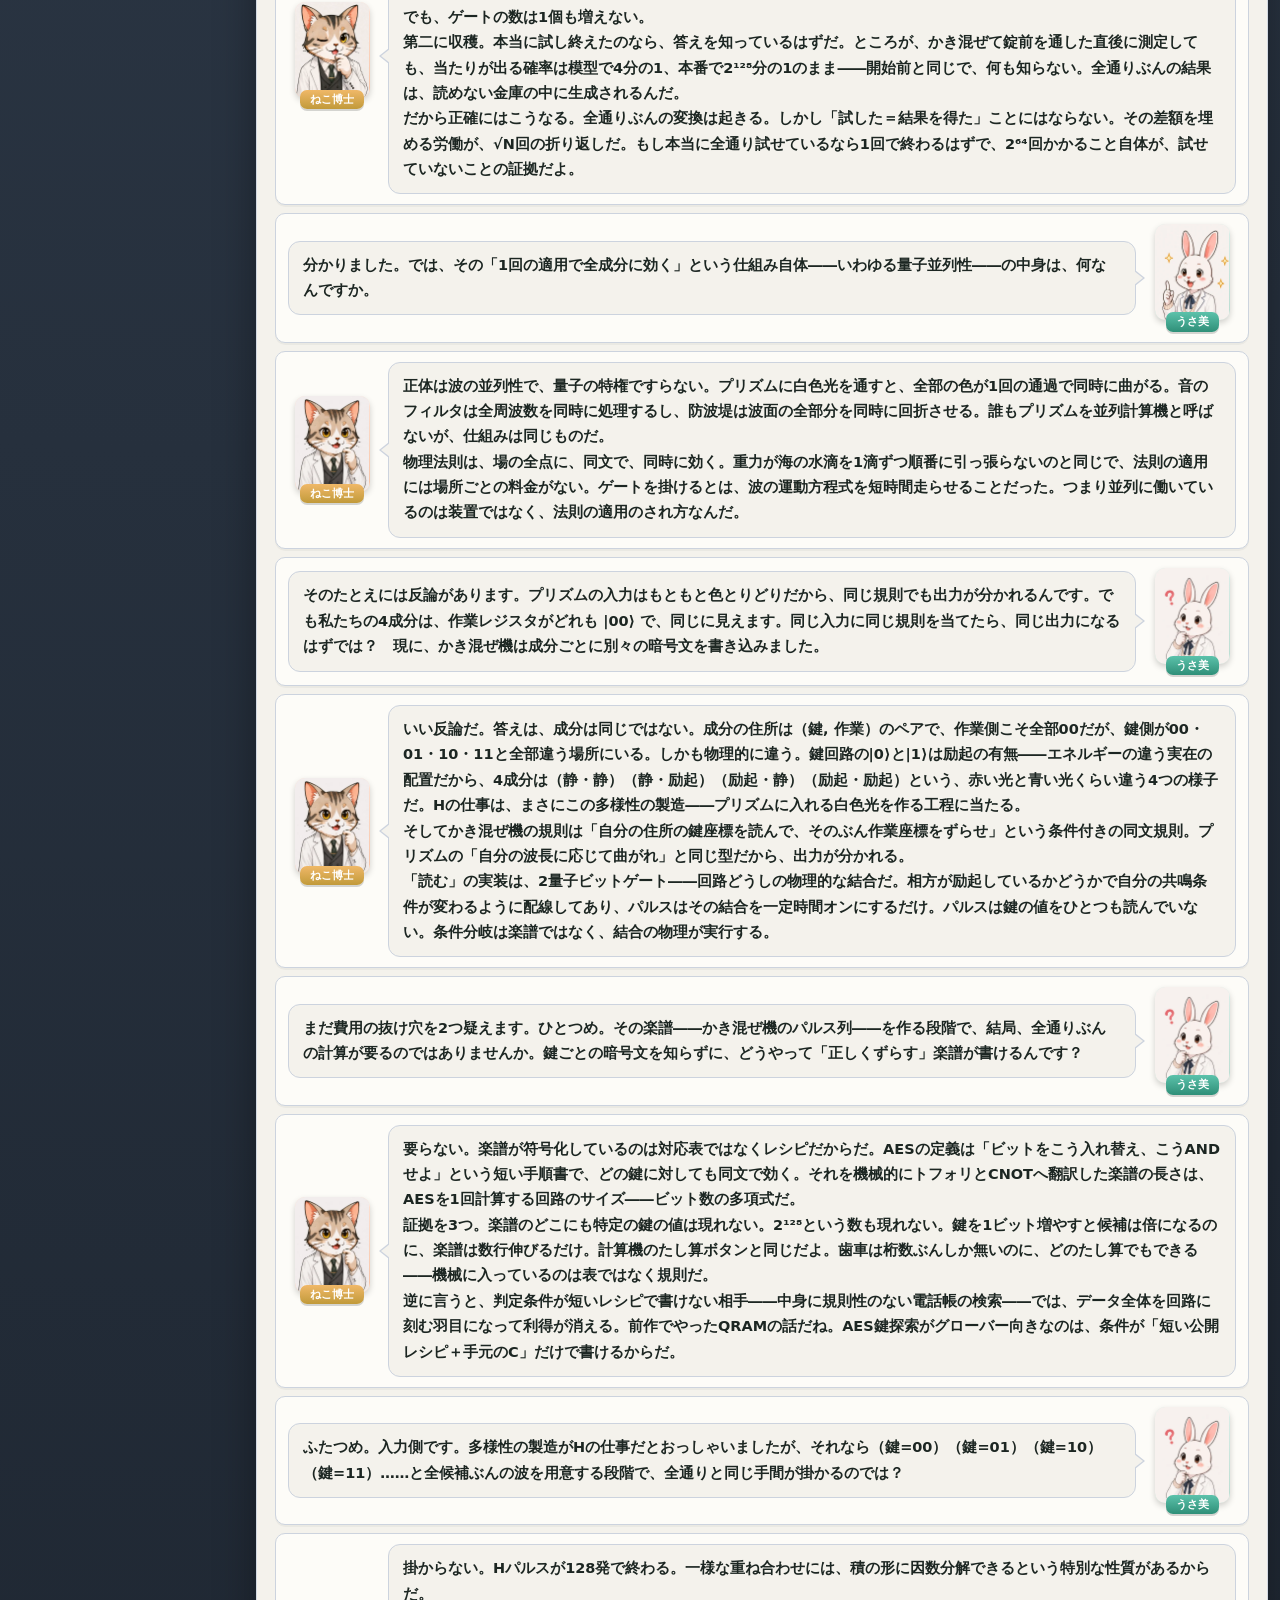
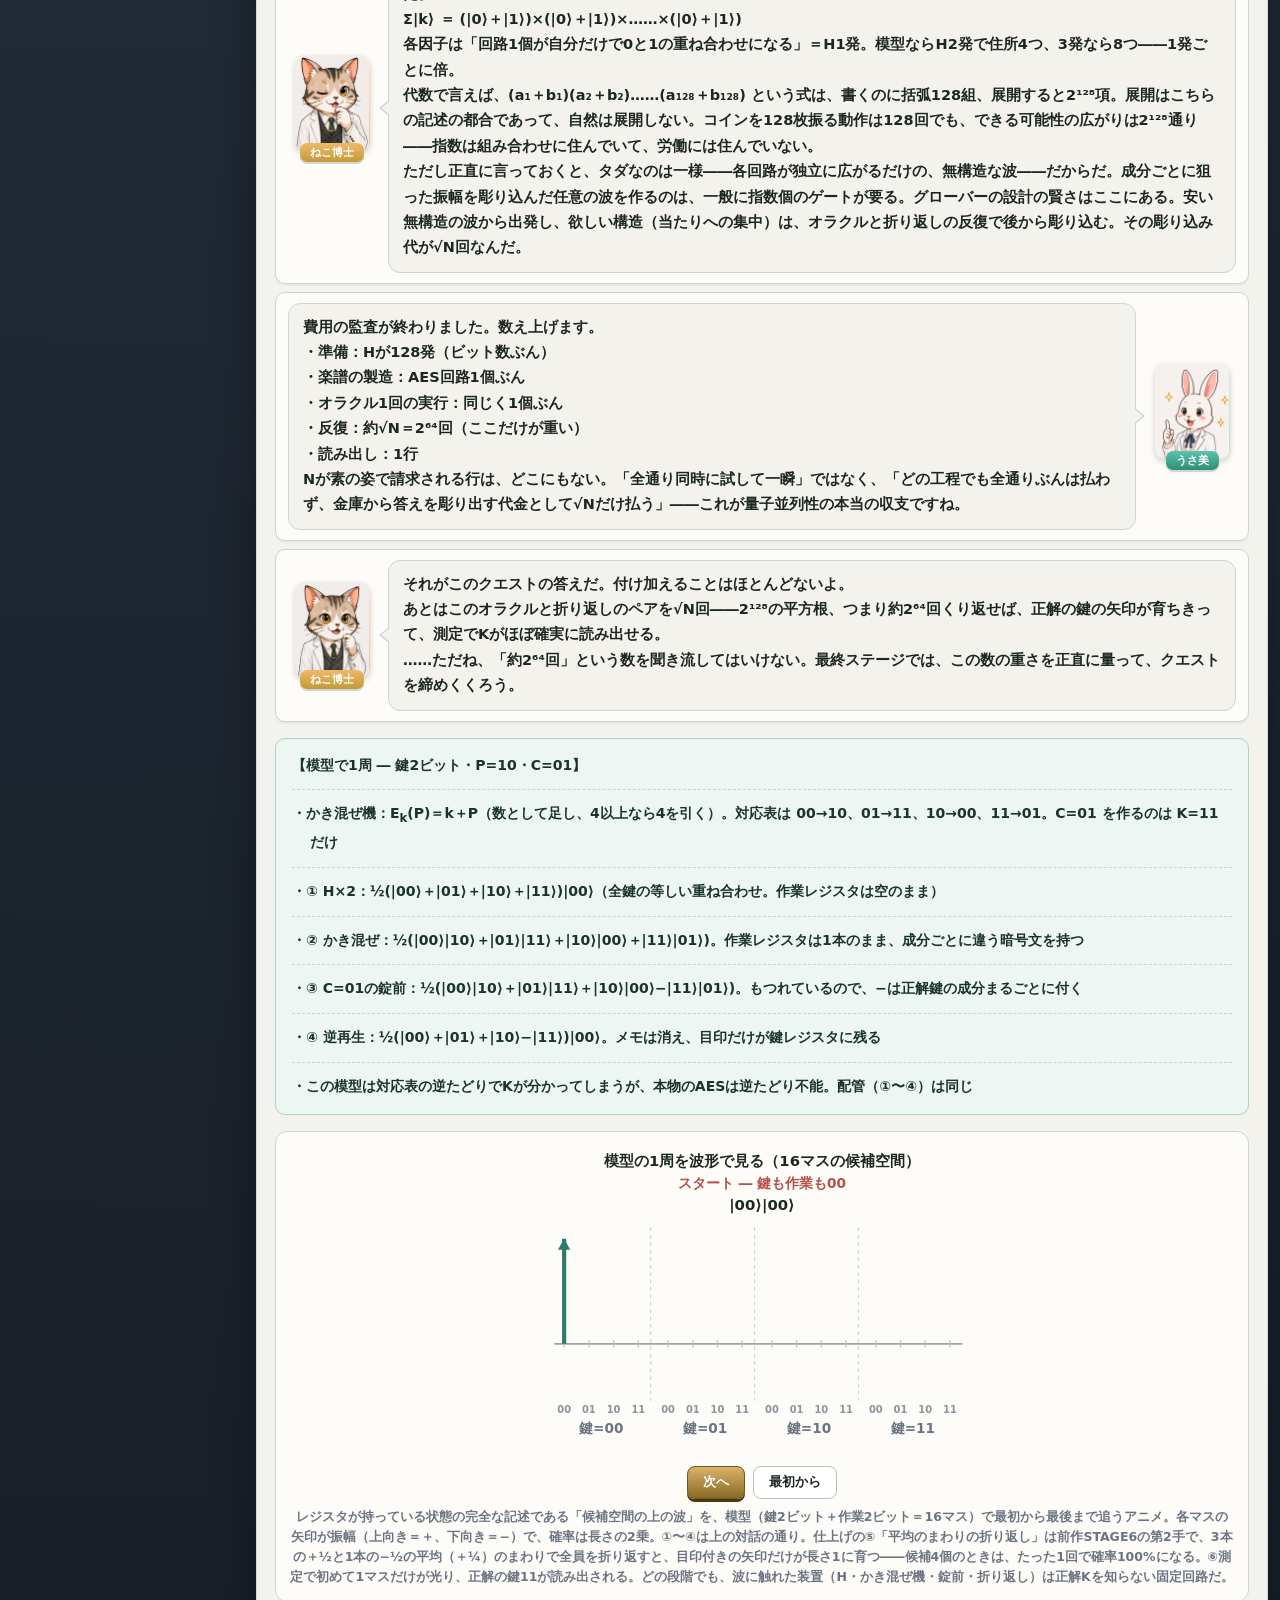
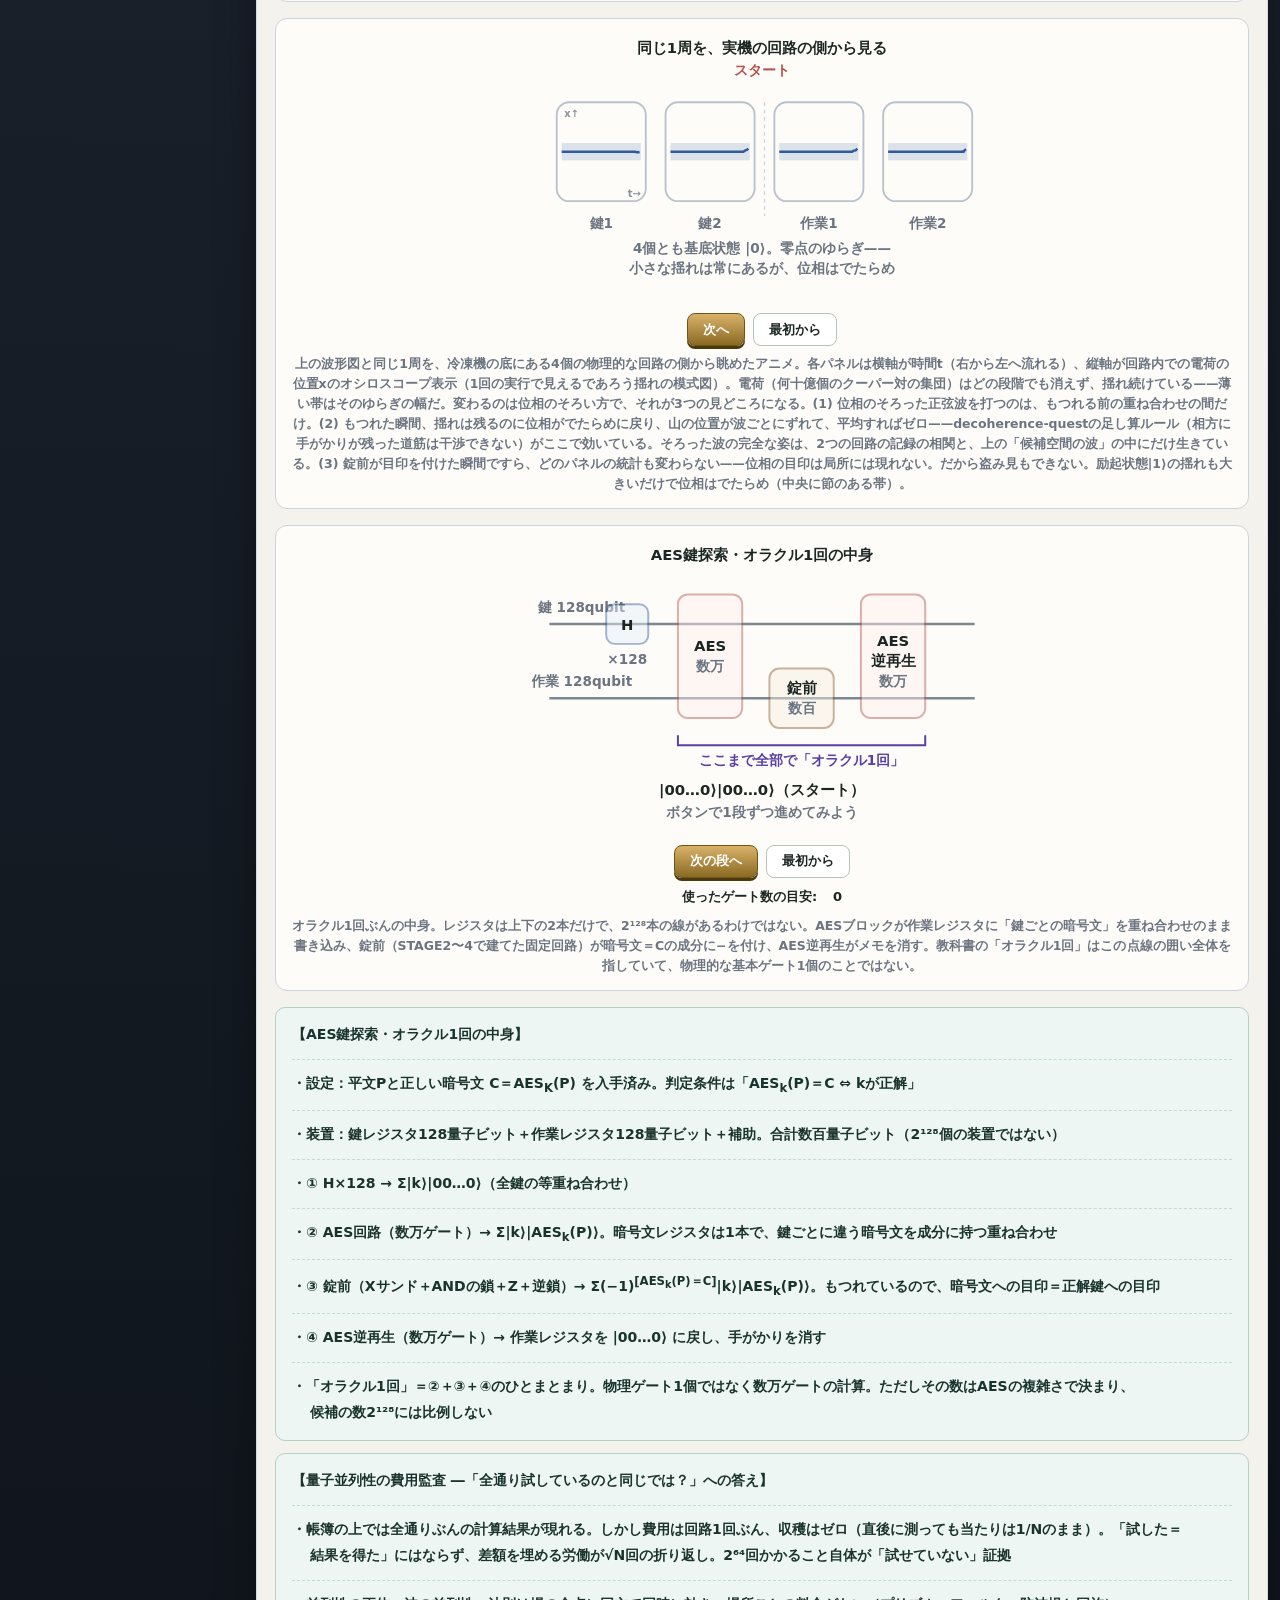
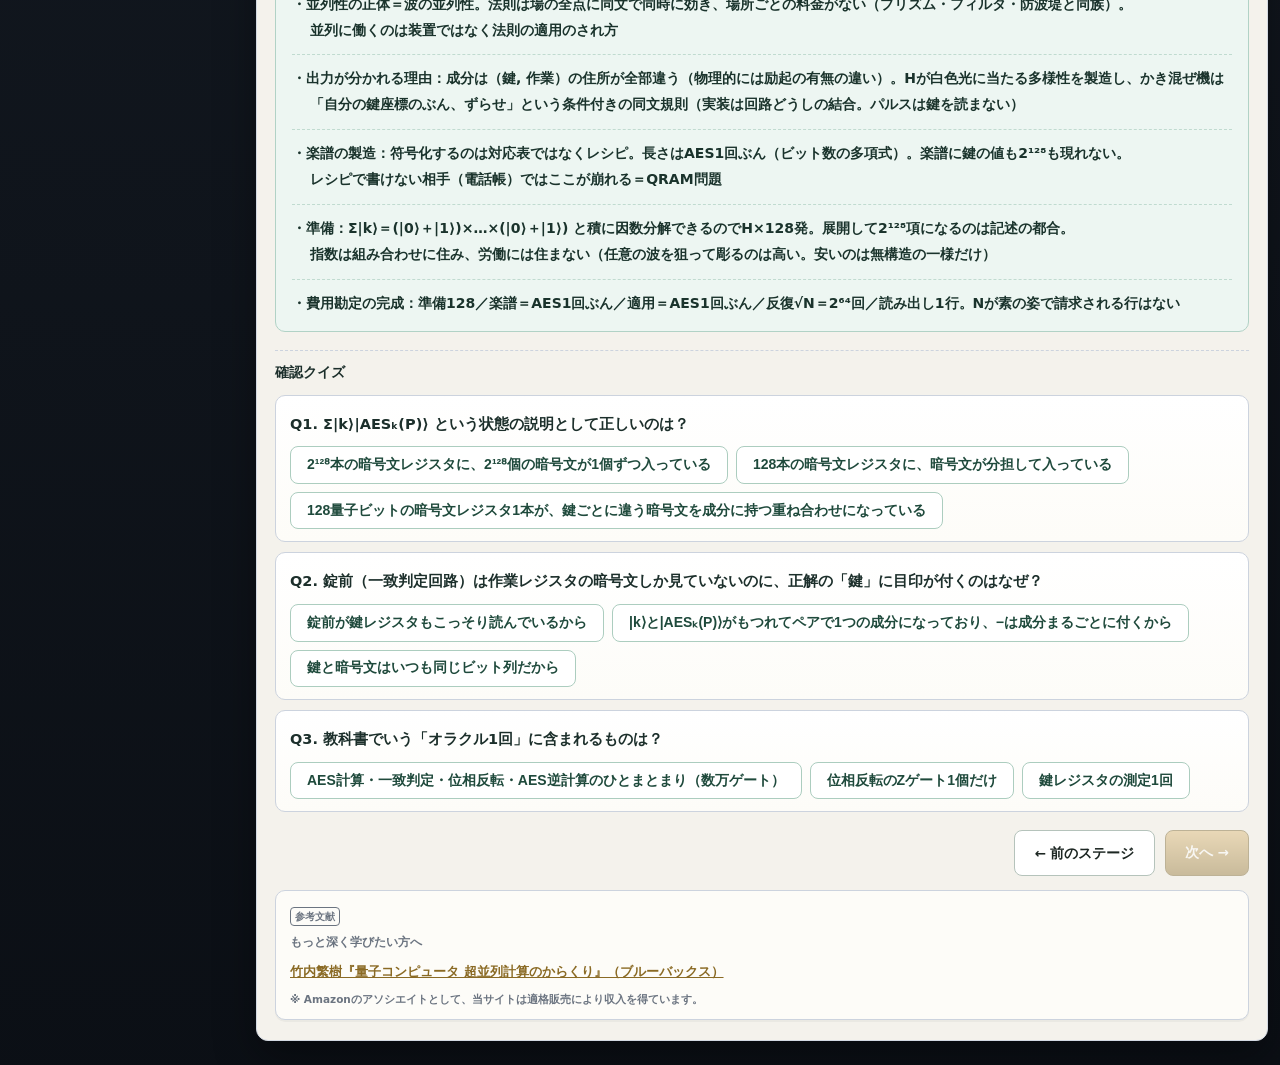
<file: stage5.html>
<!DOCTYPE html>
<html lang="ja">
<head>
<meta charset="UTF-8">
<meta name="viewport" content="width=device-width, initial-scale=1.0">
<meta name="theme-color" content="#26303d">
<!-- Google tag (gtag.js) -->
<script async src="https://www.googletagmanager.com/gtag/js?id=G-9RTQCP2HXM"></script>
<script>
  window.dataLayer = window.dataLayer || [];
  function gtag(){dataLayer.push(arguments);}
  gtag('js', new Date());
  gtag('config', 'G-9RTQCP2HXM');
</script>
<title>STAGE5 AES鍵探索の全体像 ― オラクルは比較しない</title>
<meta name="description" content="Σ|k⟩|AESₖ(P)⟩に暗号文レジスタが2¹²⁸本あるわけではない。128量子ビットのレジスタ1本が、鍵ごとに違う暗号文の重ね合わせになっている。AES計算・一致判定・位相反転・逆計算――教科書の「オラクル1回」に何が含まれているのかを、全部数え上げる。">
<link rel="canonical" href="https://ruglerugle.github.io/grover-oracle/stage5.html">
<meta property="og:type" content="article">
<meta property="og:site_name" content="オラクルは比較しない">
<meta property="og:locale" content="ja_JP">
<meta property="og:title" content="STAGE5 AES鍵探索の全体像 ― オラクルは比較しない">
<meta property="og:description" content="レジスタは1本。鍵ごとに違う暗号文の重ね合わせに固定の錠前を1回。「オラクル1回」の中身を全部数える。">
<meta property="og:url" content="https://ruglerugle.github.io/grover-oracle/stage5.html">
<meta property="og:image" content="https://ruglerugle.github.io/grover-oracle/images/ogp.png">
<meta name="twitter:card" content="summary_large_image">
<link rel="icon" type="image/png" href="images/favicon.png">
<link rel="stylesheet" href="design-system.css">
<style>
  .qc-svg .label{fill:var(--muted);font-size:11px;font-weight:700}
  .qc-svg .strong{fill:var(--ink);font-size:12px;font-weight:900}
  .qc-svg .accent{fill:#b5504a;font-size:11px;font-weight:900}
  .anim-ctrl{display:flex;align-items:center;gap:8px;justify-content:center;margin-top:10px;flex-wrap:wrap}
  .anim-ctrl .btn{padding:.4rem .95rem;font-size:13px;font-weight:900}
  .readout{display:flex;flex-wrap:wrap;gap:4px 16px;justify-content:center;margin-top:8px;font-size:13px;font-weight:800;color:var(--ink)}
  .readout b{font-weight:900;font-variant-numeric:tabular-nums;color:inherit}
</style>
</head>
<body>
<div class="app-shell side-collapsed" id="app-shell">
  <header class="game-header">
    <div class="brand">
      <div class="brand-title"><a class="head-reset home-badge" href="index.html" title="トップへ" aria-label="トップへ">🗝️</a> <span>オラクルは比較しない</span></div>
      <div class="brand-sub">STAGE 5 ― AES鍵探索の全体像 ―</div>
    </div>
    <div class="head-progress-wrap">
      <div class="head-progress-label" id="progress-label">クリア 0 / 6</div>
      <div class="head-progress" role="progressbar" aria-label="クリア済みステージ数" aria-valuemin="0" aria-valuemax="6" aria-valuenow="0"><div class="head-progress-fill" id="progress-fill" style="width:0%"></div></div>
    </div>
    <div class="header-actions">
      <button class="head-reset" id="btn-reset-all">🔄 最初から</button>
      <button class="head-reset" id="head-nav-toggle" title="ステージ一覧の表示切替">☰ ナビ</button>
    </div>
  </header>

  <div class="game-layout">
    <div class="side-backdrop" id="side-backdrop"></div>
    <aside class="side-panel">
      <div class="side-head">
        <button class="side-toggle" id="sidebar-toggle" title="ステージ一覧の表示切替" aria-label="ステージ一覧の表示切替">☰</button>
        <span class="side-head-text">📚 ステージ一覧</span>
      </div>
      <div class="side-list" id="side-list"></div>
    </aside>

    <main class="main-area">
      <div class="chapter-head">
        <span class="chapter-badge">STAGE 5</span><span class="chapter-title">AES鍵探索の全体像</span>
        <div class="chapter-sub">レジスタは1本</div>
      </div>

      <div class="mission-box">
        <div class="mission-label">🎯 ミッション</div>
        <div class="mission-text">錠前をAES鍵探索の実戦に配置しよう。Σ|k⟩|AESₖ(P)⟩（Σは「候補を全部足し合わせる」の記号）が「2¹²⁸本のレジスタ」ではなく1本のレジスタの重ね合わせであること、教科書の「オラクル1回」にAES計算・一致判定・位相反転・逆計算のすべてが含まれることを説明できれば合格。</div>
        <span class="mission-status" id="mission-status">未達成</span>
      </div>

      <div class="dialogue-scene">
        <div class="dialog-row">
          <div class="dialog-character">
            <div class="dialog-avatar mentor"><img src="images/cat.webp" width="300" height="386" alt=""></div>
            <div class="dialog-name mentor">ねこ博士</div>
          </div>
          <div class="dialog-bubble">錠前は建った。今日はいよいよ、STAGE1で掲げた本来の問題――<strong>AESの鍵探索</strong>――にそれを配置する。あのとき後回しにした相手の正体を、まず正確に紹介しよう。<br><strong>AES</strong>は、2001年に米国の標準に選ばれ、いまインターネットの通信のほとんどを守っている<strong>共通鍵暗号</strong>だ。送りたいデータ（<strong>平文</strong>と呼ぶ）Pを、128ビットの<strong>鍵</strong>kでぐちゃぐちゃにかき混ぜて、<strong>暗号文</strong> AES<sub>k</sub>(P) を作る。同じ鍵を持っている人だけが元に戻せる。<br>攻撃者の設定も、あらためて記号で書き直そう。平文Pと、正しい鍵Kで作られた暗号文 <strong>C＝AES<sub>K</sub>(P)</strong> のペアを、どこかで手に入れた。知りたいのは鍵Kそのもの。分かっているのは「kが正解 ⇔ AES<sub>k</sub>(P)＝C」という検算の条件だけ。</div>
        </div>
        <div class="dialog-row right">
          <div class="dialog-character">
            <div class="dialog-avatar student"><img src="images/rabbit.webp" width="300" height="386" alt=""></div>
            <div class="dialog-name student">うさ美</div>
          </div>
          <div class="dialog-bubble">グローバーの型にきれいにはまります。候補は2¹²⁸個の鍵。ふつうに総当たりすれば平均2¹²⁷回、グローバーなら約√(2¹²⁸)回で……<br>あれ、でも待ってください。私たちの錠前は「<strong>入力がCと一致するか</strong>」を調べる回路です。ところが重ね合わせにするのは<strong>鍵k</strong>のほう。kは128ビットの数字であって、暗号文ではありません。<strong>kをそのままCの錠前に通しても意味がない</strong>のでは？</div>
        </div>
        <div class="dialog-row">
          <div class="dialog-character">
            <div class="dialog-avatar mentor"><img src="images/cat.webp" width="300" height="386" alt=""></div>
            <div class="dialog-name mentor">ねこ博士</div>
          </div>
          <div class="dialog-bubble">そこに気づけば、全体像は半分できたようなものだ。そう、錠前の前に<strong>もう1つ仕事</strong>が要る。kから AES<sub>k</sub>(P) を<strong>計算する</strong>仕事だ。<br>装置の構成はこうなる。レジスタ――量子ビットの束――を2本用意する。<br>・<strong>鍵レジスタ</strong>：128量子ビット。ここに鍵の重ね合わせを作る<br>・<strong>作業レジスタ</strong>：暗号文を書き込むための束。最初は |00…0⟩<br>AESはANDや入れ替えのような論理演算でできた計算だから、トフォリたち基本ゲートで<strong>量子回路として組み直せる</strong>。数万ゲート規模の大工事だが、原理はSTAGE4の鎖と同じだよ。<br>それと、ここから式で使う記号をひとつ紹介しておく。<strong>Σ</strong>（シグマ）は「<strong>候補を全部足し合わせる</strong>」という印だ。たとえば Σ|k⟩ と書いたら、|00…00⟩＋|00…01⟩＋…＋|11…11⟩ という2¹²⁸個の候補ぜんぶの和を、1文字で略記している。全部書いたら宇宙が終わるからね。</div>
        </div>
        <div class="dialog-row right">
          <div class="dialog-character">
            <div class="dialog-avatar student"><img src="images/rabbit.webp" width="300" height="386" alt=""></div>
            <div class="dialog-name student">うさ美</div>
          </div>
          <div class="dialog-bubble">待ってください。正直に言うと、128ビットと2¹²⁸個の成分のままでは、頭の中に絵が描けません。指で追える小ささの例で、最初から最後まで1周やらせてもらえませんか。</div>
        </div>
        <div class="dialog-row">
          <div class="dialog-character">
            <div class="dialog-avatar mentor"><img src="images/cat.webp" width="300" height="386" alt=""></div>
            <div class="dialog-name mentor">ねこ博士</div>
          </div>
          <div class="dialog-bubble">そうしよう。<strong>鍵2ビット・データ2ビットの模型</strong>を作る。かき混ぜ機Eの規則は「<strong>暗号文＝鍵＋データ</strong>（2進数を数として足し、4以上になったら4を引く）」と決めよう。データは P=10 に固定する。すると暗号文 E<sub>k</sub>(P) は、<br>k=00→10、k=01→11、k=10→00、k=11→01<br>と、4通りぜんぶ違う値になる。正しい鍵は K=11、攻撃者が手に入れた暗号文は <strong>C=01</strong> としよう。<br>先に断っておくと、この模型は対応表を逆にたどれば一瞬でKが分かってしまう。あくまで<strong>配管を見るための模型</strong>で、本物のAESは逆たどりができないように設計されている――そこだけが本物との違いだ。</div>
        </div>
        <div class="dialog-row right">
          <div class="dialog-character">
            <div class="dialog-avatar student"><img src="images/rabbitThink.webp" width="300" height="386" alt=""></div>
            <div class="dialog-name student">うさ美</div>
          </div>
          <div class="dialog-bubble">模型なら追えます。レジスタは鍵用2量子ビット＋作業用2量子ビットの、計4個ですね。<br>①鍵レジスタの2個にH。すべての鍵の等しい重ね合わせができるのでした。作業レジスタは |00⟩ のまま：<br><span class="nw">½(|00⟩＋|01⟩＋|10⟩＋|11⟩)|00⟩</span><br>②かき混ぜ機Eの回路を通すと、成分ごとに、その鍵での暗号文が作業レジスタに書き込まれて：<br><span class="nw">½(|00⟩|10⟩＋|01⟩|11⟩＋|10⟩|00⟩＋|11⟩|01⟩)</span><br>……この式の読み方に自信がありません。「鍵と暗号文のペア」が4組並んでいますが、これは作業レジスタが4本ある、という意味ですか？</div>
        </div>
        <div class="dialog-row">
          <div class="dialog-character">
            <div class="dialog-avatar mentor"><img src="images/catThink.webp" width="300" height="386" alt=""></div>
            <div class="dialog-name mentor">ねこ博士</div>
          </div>
          <div class="dialog-bubble">そこが、世間の誤解がいちばん濃いところだよ。作業レジスタは<strong>2量子ビットが1本だけ</strong>だ。いま書いた式は、前作の言葉で言えば「4行の一覧表」――<strong>たった1つの状態を書き下した姿</strong>で、1本のレジスタが、鍵ごとに違う暗号文を<strong>成分として</strong>持つ重ね合わせになっている。4台のかき混ぜ機が4個の暗号文を並べて持っているのではない。<br>128ビットの本番でもまったく同じでね。Σ|k⟩|AES<sub>k</sub>(P)⟩ と書いても、あるのは<strong>128量子ビットの作業レジスタが1本</strong>。装置の実体は鍵128＋作業128＋メモ用の補助、合わせて<strong>数百量子ビット</strong>で、2¹²⁸個の何かが物理的に並ぶわけではない。</div>
        </div>
        <div class="dialog-row right">
          <div class="dialog-character">
            <div class="dialog-avatar student"><img src="images/rabbitThink.webp" width="300" height="386" alt=""></div>
            <div class="dialog-name student">うさ美</div>
          </div>
          <div class="dialog-bubble">続けます。③C=01用の錠前（STAGE2〜4の作り方の2ビット版）を、<strong>作業レジスタ</strong>に掛けます。暗号文が01の成分は |11⟩|01⟩ だけなので：<br><span class="nw">½(|00⟩|10⟩＋|01⟩|11⟩＋|10⟩|00⟩−|11⟩|01⟩)</span><br>……狙い通りのことが起きています。錠前が見たのは<strong>作業レジスタの01だけ</strong>なのに、−が付いたのは |11⟩|01⟩ という<strong>成分まるごと</strong>。鍵と暗号文がペアで1つの成分になっている――<a href="https://ruglerugle.github.io/bell-inequality/" target="_blank" rel="noopener" style="color:#8a5a2a;text-decoration:underline">もつれ</a>――だから、<strong>錠前は鍵を1度も見ていないのに、正解の鍵11に目印が付く</strong>んですね。</div>
        </div>
        <div class="dialog-row">
          <div class="dialog-character">
            <div class="dialog-avatar mentor"><img src="images/cat.webp" width="300" height="386" alt=""></div>
            <div class="dialog-name mentor">ねこ博士</div>
          </div>
          <div class="dialog-bubble">そう。仕上げの④は、かき混ぜ機Eの<strong>逆再生</strong>だ。各成分の作業レジスタが |00⟩ に戻って：<br><span class="nw">½(|00⟩＋|01⟩＋|10⟩−|11⟩)|00⟩</span><br>計算メモが消えて、目印だけが鍵レジスタに残った。STAGE4で学んだ通り、メモが残れば手がかりになって干渉が壊れるから、④は省けない。これで1周だ。<br>本番は、この1周をそのまま128ビットに広げるだけだよ。②のあとが <span class="nw">Σ|k⟩|AES<sub>k</sub>(P)⟩</span>、③のあとが <span class="nw">Σ(−1)<sup>[AES<sub>k</sub>(P)＝C]</sup>|k⟩|AES<sub>k</sub>(P)⟩</span>――肩の [条件] は、条件が成り立つとき1、成り立たないとき0という意味の記号だ――④のあとが <span class="nw">Σ±|k⟩|00…0⟩</span>。かき混ぜ機が数万ゲートのAES回路になり、錠前がSTAGE4の128ビット版になる。それだけの違いだ。</div>
        </div>
        <div class="dialog-row right">
          <div class="dialog-character">
            <div class="dialog-avatar student"><img src="images/rabbitThink.webp" width="300" height="386" alt=""></div>
            <div class="dialog-name student">うさ美</div>
          </div>
          <div class="dialog-bubble">実機のことを考えると、1つ引っかかります。ゲートの実体は、量子ビットに当てるマイクロ波のパルスでしたよね。錠前も結局はパルスの列になるはずです。でも、パルスを作って送り込むのは、冷凍機の外にあるふつうの古典的な装置です。<strong>正解の成分だけを狙って反転させるパルス</strong>なんて、どうやって作るんですか？</div>
        </div>
        <div class="dialog-row">
          <div class="dialog-character">
            <div class="dialog-avatar mentor"><img src="images/cat.webp" width="300" height="386" alt=""></div>
            <div class="dialog-name mentor">ねこ博士</div>
          </div>
          <div class="dialog-bubble">作らない、が答えだ。<strong>どのパルスも、成分を狙っていない</strong>。パルスが当たる相手は物理的な量子ビットであって、重ね合わせの成分ではないからね。パルスは、中の状態がどうなっていようと同じ揺さぶり方をする。仕掛けは3つの階層に分かれているんだ。<br>第一に<strong>楽譜</strong>。錠前のパルス列は「Cの0の桁にX、全部1ならZ、Xを戻す」の翻訳で、これを書くのに必要な情報は<strong>最初から知っているC</strong>だけ。鍵Kは楽譜のどこにも登場しない。<br>第二に<strong>線形性</strong>。各パルスは全成分に同じ操作をする。それでも「全部1」の条件を満たした成分だけが−を拾う――STAGE3の仕分けそのものだ。<br>第三に<strong>もつれ</strong>。−が付くのは作業レジスタがCの成分で、その成分の鍵がKだった、というだけ。パルスは鍵レジスタに触れてすらいない。<br>色ガラスと同じだよ。赤いガラスは、通る光を検査して青を狙い撃つのではなく、固定された性質として青を通さない。錠前のパルス列は「Cだけが引っかかる」ように組まれた、固定のフィルタなんだ。<br>なお「パルスがきっかり180°回してくれるか」は較正の仕事で、実機では1ゲートあたり0.1〜1%ほどの誤差が残る。その誤差が積もるとどうなるかは、次のステージの話につながる。</div>
        </div>
        <div class="dialog-row right">
          <div class="dialog-character">
            <div class="dialog-avatar student"><img src="images/rabbit.webp" width="300" height="386" alt=""></div>
            <div class="dialog-name student">うさ美</div>
          </div>
          <div class="dialog-bubble">教科書が「オラクル1回」と数えるものの中身が、やっと見えました。<br>①H……は準備として、1回のオラクルは、<br>②AES計算（数万ゲート）＋③一致判定と位相反転（数百ゲート）＋④AES逆計算（数万ゲート）<br>の<strong>ひとまとまり</strong>なんですね。「オラクル1回＝物理的なゲート1個」では全然ない。<br>まとめ直すと――<strong>全鍵候補と正解を比較しているのではなく、暗号文レジスタの128ビットが既知の暗号文Cと一致するかを、固定回路で調べている。そのレジスタが重ね合わせだから、条件に合う鍵の成分だけが反転する</strong>。<br>……ただ、まとめていて新しい引っかかりが生まれました。かき混ぜ機を1回通しただけで、全成分に「その鍵での暗号文」が書き込まれる。これは結局、<strong>鍵の候補を全通り試しているのと変わらない</strong>のでは？</div>
        </div>
        <div class="dialog-row">
          <div class="dialog-character">
            <div class="dialog-avatar mentor"><img src="images/catThink.webp" width="300" height="386" alt=""></div>
            <div class="dialog-name mentor">ねこ博士</div>
          </div>
          <div class="dialog-bubble">「帳簿の上では全通りぶんの計算結果が現れる」――そこまでは正しい。では「試した」と呼べるか、2つの物差しで検査しよう。<br>第一に<strong>費用</strong>。全通り試すとは、候補の数だけ仕事をすることだ。いま払ったのは<strong>回路1回ぶん</strong>だけ。成分が4個でも2¹²⁸個でも、ゲートの数は1個も増えない。<br>第二に<strong>収穫</strong>。本当に試し終えたのなら、答えを知っているはずだ。ところが、かき混ぜて錠前を通した直後に測定しても、当たりが出る確率は模型で4分の1、本番で2¹²⁸分の1のまま――<strong>開始前と同じで、何も知らない</strong>。全通りぶんの結果は、読めない金庫の中に生成されるんだ。<br>だから正確にはこうなる。<strong>全通りぶんの変換は起きる。しかし「試した＝結果を得た」ことにはならない</strong>。その差額を埋める労働が、√N回の折り返しだ。もし本当に全通り試せているなら1回で終わるはずで、<strong>2⁶⁴回かかること自体が、試せていないことの証拠</strong>だよ。</div>
        </div>
        <div class="dialog-row right">
          <div class="dialog-character">
            <div class="dialog-avatar student"><img src="images/rabbit.webp" width="300" height="386" alt=""></div>
            <div class="dialog-name student">うさ美</div>
          </div>
          <div class="dialog-bubble">分かりました。では、その「1回の適用で全成分に効く」という仕組み自体――いわゆる量子並列性――の中身は、何なんですか。</div>
        </div>
        <div class="dialog-row">
          <div class="dialog-character">
            <div class="dialog-avatar mentor"><img src="images/cat.webp" width="300" height="386" alt=""></div>
            <div class="dialog-name mentor">ねこ博士</div>
          </div>
          <div class="dialog-bubble">正体は<strong>波の並列性</strong>で、量子の特権ですらない。プリズムに白色光を通すと、全部の色が1回の通過で同時に曲がる。音のフィルタは全周波数を同時に処理するし、防波堤は波面の全部分を同時に回折させる。誰もプリズムを並列計算機と呼ばないが、仕組みは同じものだ。<br><strong>物理法則は、場の全点に、同文で、同時に効く</strong>。重力が海の水滴を1滴ずつ順番に引っ張らないのと同じで、法則の適用には場所ごとの料金がない。ゲートを掛けるとは、波の運動方程式を短時間走らせることだった。つまり<strong>並列に働いているのは装置ではなく、法則の適用のされ方</strong>なんだ。</div>
        </div>
        <div class="dialog-row right">
          <div class="dialog-character">
            <div class="dialog-avatar student"><img src="images/rabbitThink.webp" width="300" height="386" alt=""></div>
            <div class="dialog-name student">うさ美</div>
          </div>
          <div class="dialog-bubble">そのたとえには反論があります。プリズムの入力は<strong>もともと色とりどり</strong>だから、同じ規則でも出力が分かれるんです。でも私たちの4成分は、作業レジスタがどれも |00⟩ で、同じに見えます。同じ入力に同じ規則を当てたら、同じ出力になるはずでは？　現に、かき混ぜ機は成分ごとに<strong>別々の暗号文</strong>を書き込みました。</div>
        </div>
        <div class="dialog-row">
          <div class="dialog-character">
            <div class="dialog-avatar mentor"><img src="images/cat.webp" width="300" height="386" alt=""></div>
            <div class="dialog-name mentor">ねこ博士</div>
          </div>
          <div class="dialog-bubble">いい反論だ。答えは、<strong>成分は同じではない</strong>。成分の住所は（鍵, 作業）のペアで、作業側こそ全部00だが、<strong>鍵側が00・01・10・11と全部違う場所</strong>にいる。しかも物理的に違う。鍵回路の|0⟩と|1⟩は励起の有無――エネルギーの違う実在の配置だから、4成分は（静・静）（静・励起）（励起・静）（励起・励起）という、赤い光と青い光くらい違う4つの様子だ。<strong>Hの仕事は、まさにこの多様性の製造</strong>――プリズムに入れる白色光を作る工程に当たる。<br>そしてかき混ぜ機の規則は「<strong>自分の住所の鍵座標を読んで、そのぶん作業座標をずらせ</strong>」という条件付きの同文規則。プリズムの「自分の波長に応じて曲がれ」と同じ型だから、出力が分かれる。<br>「読む」の実装は、2量子ビットゲート――<strong>回路どうしの物理的な結合</strong>だ。相方が励起しているかどうかで自分の共鳴条件が変わるように配線してあり、パルスはその結合を一定時間オンにするだけ。パルスは鍵の値をひとつも読んでいない。条件分岐は楽譜ではなく、結合の物理が実行する。</div>
        </div>
        <div class="dialog-row right">
          <div class="dialog-character">
            <div class="dialog-avatar student"><img src="images/rabbitThink.webp" width="300" height="386" alt=""></div>
            <div class="dialog-name student">うさ美</div>
          </div>
          <div class="dialog-bubble">まだ費用の抜け穴を2つ疑えます。ひとつめ。その楽譜――かき混ぜ機のパルス列――を<strong>作る</strong>段階で、結局、全通りぶんの計算が要るのではありませんか。鍵ごとの暗号文を知らずに、どうやって「正しくずらす」楽譜が書けるんです？</div>
        </div>
        <div class="dialog-row">
          <div class="dialog-character">
            <div class="dialog-avatar mentor"><img src="images/cat.webp" width="300" height="386" alt=""></div>
            <div class="dialog-name mentor">ねこ博士</div>
          </div>
          <div class="dialog-bubble">要らない。楽譜が符号化しているのは<strong>対応表ではなくレシピ</strong>だからだ。AESの定義は「ビットをこう入れ替え、こうANDせよ」という短い手順書で、<strong>どの鍵に対しても同文で効く</strong>。それを機械的にトフォリとCNOTへ翻訳した楽譜の長さは、AESを1回計算する回路のサイズ――ビット数の多項式だ。<br>証拠を3つ。楽譜のどこにも特定の鍵の値は現れない。2¹²⁸という数も現れない。鍵を1ビット増やすと候補は倍になるのに、楽譜は数行伸びるだけ。計算機のたし算ボタンと同じだよ。歯車は桁数ぶんしか無いのに、どのたし算でもできる――機械に入っているのは表ではなく規則だ。<br>逆に言うと、判定条件が短いレシピで書けない相手――中身に規則性のない電話帳の検索――では、データ全体を回路に刻む羽目になって利得が消える。前作でやったQRAMの話だね。AES鍵探索がグローバー向きなのは、条件が「短い公開レシピ＋手元のC」だけで書けるからだ。</div>
        </div>
        <div class="dialog-row right">
          <div class="dialog-character">
            <div class="dialog-avatar student"><img src="images/rabbitThink.webp" width="300" height="386" alt=""></div>
            <div class="dialog-name student">うさ美</div>
          </div>
          <div class="dialog-bubble">ふたつめ。入力側です。多様性の製造がHの仕事だとおっしゃいましたが、それなら（鍵=00）（鍵=01）（鍵=10）（鍵=11）……と<strong>全候補ぶんの波を用意する段階</strong>で、全通りと同じ手間が掛かるのでは？</div>
        </div>
        <div class="dialog-row">
          <div class="dialog-character">
            <div class="dialog-avatar mentor"><img src="images/catThink.webp" width="300" height="386" alt=""></div>
            <div class="dialog-name mentor">ねこ博士</div>
          </div>
          <div class="dialog-bubble">掛からない。<strong>Hパルスが128発</strong>で終わる。一様な重ね合わせには、<strong>積の形に因数分解できる</strong>という特別な性質があるからだ。<br>Σ|k⟩ ＝ (|0⟩＋|1⟩)×(|0⟩＋|1⟩)×……×(|0⟩＋|1⟩)<br>各因子は「回路1個が自分だけで0と1の重ね合わせになる」＝H1発。模型ならH2発で住所4つ、3発なら8つ――<strong>1発ごとに倍</strong>。<br>代数で言えば、(a₁＋b₁)(a₂＋b₂)……(a₁₂₈＋b₁₂₈) という式は、書くのに括弧128組、<strong>展開すると2¹²⁸項</strong>。展開はこちらの記述の都合であって、自然は展開しない。コインを128枚振る動作は128回でも、できる可能性の広がりは2¹²⁸通り――<strong>指数は組み合わせに住んでいて、労働には住んでいない</strong>。<br>ただし正直に言っておくと、タダなのは一様――各回路が独立に広がるだけの、無構造な波――だからだ。成分ごとに狙った振幅を彫り込んだ任意の波を作るのは、一般に指数個のゲートが要る。グローバーの設計の賢さはここにある。<strong>安い無構造の波から出発し、欲しい構造（当たりへの集中）は、オラクルと折り返しの反復で後から彫り込む。その彫り込み代が√N回</strong>なんだ。</div>
        </div>
        <div class="dialog-row right">
          <div class="dialog-character">
            <div class="dialog-avatar student"><img src="images/rabbit.webp" width="300" height="386" alt=""></div>
            <div class="dialog-name student">うさ美</div>
          </div>
          <div class="dialog-bubble">費用の監査が終わりました。数え上げます。<br>・準備：Hが128発（ビット数ぶん）<br>・楽譜の製造：AES回路1個ぶん<br>・オラクル1回の実行：同じく1個ぶん<br>・反復：<strong>約√N＝2⁶⁴回</strong>（ここだけが重い）<br>・読み出し：1行<br><strong>Nが素の姿で請求される行は、どこにもない</strong>。「全通り同時に試して一瞬」ではなく、「どの工程でも全通りぶんは払わず、金庫から答えを彫り出す代金として√Nだけ払う」――これが量子並列性の本当の収支ですね。</div>
        </div>
        <div class="dialog-row">
          <div class="dialog-character">
            <div class="dialog-avatar mentor"><img src="images/cat.webp" width="300" height="386" alt=""></div>
            <div class="dialog-name mentor">ねこ博士</div>
          </div>
          <div class="dialog-bubble">それがこのクエストの答えだ。付け加えることはほとんどないよ。<br>あとはこのオラクルと折り返しのペアを√N回――2¹²⁸の平方根、つまり<strong>約2⁶⁴回</strong>くり返せば、正解の鍵の矢印が育ちきって、測定でKがほぼ確実に読み出せる。<br>……ただね、「約2⁶⁴回」という数を聞き流してはいけない。最終ステージでは、この数の重さを正直に量って、クエストを締めくくろう。</div>
        </div>
      </div>

      <div class="formula-box">
        <span class="step">【模型で1周 ― 鍵2ビット・P=10・C=01】</span>
        <span class="step">・かき混ぜ機：<span class="nw">E<sub>k</sub>(P)＝k＋P</span>（数として足し、4以上なら4を引く）。対応表は <span class="nw">00→10</span>、<span class="nw">01→11</span>、<span class="nw">10→00</span>、<span class="nw">11→01</span>。C=01 を作るのは <strong>K=11 だけ</strong></span>
        <span class="step">・① H×2：<span class="nw">½(|00⟩＋|01⟩＋|10⟩＋|11⟩)|00⟩</span>（全鍵の等しい重ね合わせ。作業レジスタは空のまま）</span>
        <span class="step">・② かき混ぜ：<span class="nw">½(|00⟩|10⟩＋|01⟩|11⟩＋|10⟩|00⟩＋|11⟩|01⟩)</span>。<strong>作業レジスタは1本のまま</strong>、成分ごとに違う暗号文を持つ</span>
        <span class="step">・③ C=01の錠前：<span class="nw">½(|00⟩|10⟩＋|01⟩|11⟩＋|10⟩|00⟩<strong>−|11⟩|01⟩</strong>)</span>。もつれているので、−は<strong>正解鍵の成分まるごと</strong>に付く</span>
        <span class="step">・④ 逆再生：<span class="nw">½(|00⟩＋|01⟩＋|10⟩<strong>−|11⟩</strong>)|00⟩</span>。メモは消え、目印だけが鍵レジスタに残る</span>
        <span class="step">・この模型は対応表の逆たどりでKが分かってしまうが、本物のAESは逆たどり不能。<strong>配管（①〜④）は同じ</strong></span>
      </div>

      <div class="diagram-box">
        <svg id="wave-svg" class="qc-svg" viewBox="0 0 372 244" width="100%" role="img" aria-label="模型の波形アニメーション。横軸は鍵と作業レジスタの組み合わせ16マスの候補空間で、各マスに振幅の矢印が立つ。ボタンで進めると、最初1マスに集中していた波がHゲートで4マスに広がり、かき混ぜ回路で横に移動し、錠前で1本だけ下向きに反転し、逆再生で戻り、折り返しで正解の鍵の矢印だけが長さ1に育ち、測定で11が確率100%で読み出される">
          <text class="strong" x="186" y="16" text-anchor="middle">模型の1周を波形で見る（16マスの候補空間）</text>
          <text id="wave-phase" class="accent" x="186" y="34" text-anchor="middle">スタート ― 鍵も作業も00</text>
          <text id="wave-state" class="strong" x="186" y="52" text-anchor="middle">|00⟩|00⟩</text>
          <!-- 基線とマス目 -->
          <line x1="18" y1="160" x2="348" y2="160" stroke="#9aa2ad" stroke-width="1.4"/>
          <line x1="96" y1="66" x2="96" y2="206" stroke="#ccd3de" stroke-width="1" stroke-dasharray="3 3"/>
          <line x1="180" y1="66" x2="180" y2="206" stroke="#ccd3de" stroke-width="1" stroke-dasharray="3 3"/>
          <line x1="264" y1="66" x2="264" y2="206" stroke="#ccd3de" stroke-width="1" stroke-dasharray="3 3"/>
          <rect id="wave-measure" x="0" y="70" width="18" height="138" fill="#e3b563" opacity="0"/>
          <g id="wave-ticks"></g>
          <g id="wave-arrows"></g>
          <g id="wave-labels"></g>
        </svg>
        <div class="anim-ctrl">
          <button type="button" class="btn btn-primary" id="btn-wave-next">次へ</button>
          <button type="button" class="btn" id="btn-wave-reset">最初から</button>
        </div>
        <div class="diagram-caption">レジスタが持っている状態の<strong>完全な記述</strong>である「候補空間の上の波」を、模型（鍵2ビット＋作業2ビット＝16マス）で最初から最後まで追うアニメ。各マスの矢印が振幅（上向き＝＋、下向き＝−）で、確率は長さの2乗。①〜④は上の対話の通り。仕上げの⑤「平均のまわりの折り返し」は前作STAGE6の第2手で、3本の＋½と1本の−½の平均（＋¼）のまわりで全員を折り返すと、目印付きの矢印だけが長さ1に育つ――<strong>候補4個のときは、たった1回で確率100%</strong>になる。⑥測定で初めて1マスだけが光り、正解の鍵11が読み出される。どの段階でも、波に触れた装置（H・かき混ぜ機・錠前・折り返し）は正解Kを知らない固定回路だ。</div>
      </div>

      <div class="diagram-box">
        <svg id="circ-anim-svg" class="qc-svg" viewBox="0 0 372 212" width="100%" role="img" aria-label="同じ1周を、実機の4個の超伝導回路の側から見るアニメーション。鍵用2個と作業用2個のパネルが並び、各パネルは横軸が時間t、縦軸が回路内の電荷の位置xのオシロスコープ表示。電荷は常に揺れているが、最初は位相のでたらめな小さなゆらぎ、Hパルスで鍵の2個だけに位相のそろった正弦波が現れ、かき混ぜ回路でもつれると揺れは残るのに位相がでたらめに戻り、錠前のパルスでは何も変わらず、逆再生で作業側が零点のゆらぎに戻り、折り返しで鍵の2個が大きいが位相のでたらめな励起状態の揺れになり、測定で両方から1が読み出される">
          <text class="strong" x="186" y="16" text-anchor="middle">同じ1周を、実機の回路の側から見る</text>
          <text id="circ-phase" class="accent" x="186" y="34" text-anchor="middle">スタート</text>
          <rect id="ent-ring" x="16" y="50" width="344" height="94" rx="12" fill="none" stroke="#5b3fa6" stroke-width="1.6" stroke-dasharray="5 4" opacity="0"/>
          <text id="ent-label" x="186" y="47" text-anchor="middle" style="fill:#5b3fa6;font-size:10px;font-weight:900" opacity="0">もつれ（1個ずつの状態は存在しない）</text>
          <g id="circ-cells"></g>
          <text id="circ-note1" class="label" x="186" y="178" text-anchor="middle"></text>
          <text id="circ-note2" class="label" x="186" y="194" text-anchor="middle"></text>
        </svg>
        <div class="anim-ctrl">
          <button type="button" class="btn btn-primary" id="btn-circ-next">次へ</button>
          <button type="button" class="btn" id="btn-circ-reset">最初から</button>
        </div>
        <div class="diagram-caption">上の波形図と<strong>同じ1周を、冷凍機の底にある4個の物理的な回路の側から</strong>眺めたアニメ。各パネルは<strong>横軸が時間t（右から左へ流れる）、縦軸が回路内での電荷の位置x</strong>のオシロスコープ表示（1回の実行で見えるであろう揺れの模式図）。電荷（何十億個のクーパー対の集団）は<strong>どの段階でも消えず、揺れ続けている</strong>——薄い帯はそのゆらぎの幅だ。変わるのは<strong>位相のそろい方</strong>で、それが3つの見どころになる。(1) <strong>位相のそろった正弦波を打つのは、もつれる前の重ね合わせの間だけ</strong>。(2) もつれた瞬間、揺れは残るのに位相がでたらめに戻り、山の位置が波ごとにずれて、平均すればゼロ——decoherence-questの足し算ルール（相方に手がかりが残った道筋は干渉できない）がここで効いている。そろった波の完全な姿は、2つの回路の記録の<strong>相関</strong>と、上の「候補空間の波」の中にだけ生きている。(3) 錠前が目印を付けた瞬間ですら、<strong>どのパネルの統計も変わらない</strong>——位相の目印は局所には現れない。だから盗み見もできない。励起状態|1⟩の揺れも大きいだけで位相はでたらめ（中央に節のある帯）。</div>
      </div>

      <div class="diagram-box">
        <svg id="aes-svg" class="qc-svg" viewBox="0 0 372 232" width="100%" role="img" aria-label="AES鍵探索の全体回路のステップ図。上の線が128量子ビットの鍵レジスタ、下の線が作業レジスタ。Hゲート、AES回路、一致判定の錠前、AES逆計算の4つのブロックが順に並び、ボタンで1段ずつ進めると、その時点の状態の式が下に表示される">
          <text class="strong" x="186" y="16" text-anchor="middle">AES鍵探索・オラクル1回の中身</text>
          <!-- レジスタ線 -->
          <text class="label" x="40" y="58" text-anchor="middle">鍵 128qubit</text>
          <text class="label" x="40" y="118" text-anchor="middle">作業 128qubit</text>
          <line x1="14" y1="68" x2="358" y2="68" stroke="#7d8894" stroke-width="2"/>
          <line x1="14" y1="128" x2="358" y2="128" stroke="#7d8894" stroke-width="2"/>
          <!-- ブロック -->
          <g id="blk-0">
            <rect x="60" y="52" width="34" height="32" rx="7" fill="#e9eff8" stroke="#2f5a9e" stroke-width="1.6"/>
            <text class="strong" x="77" y="73" text-anchor="middle">H</text>
            <text class="label" x="77" y="100" text-anchor="middle">×128</text>
          </g>
          <g id="blk-1">
            <rect x="118" y="44" width="52" height="100" rx="8" fill="#fdefed" stroke="#b5504a" stroke-width="1.6"/>
            <text class="strong" x="144" y="90" text-anchor="middle">AES</text>
            <text class="label" x="144" y="106" text-anchor="middle">数万</text>
          </g>
          <g id="blk-2">
            <rect x="192" y="104" width="52" height="48" rx="8" fill="#f8f0e3" stroke="#8a5a2a" stroke-width="1.6"/>
            <text class="strong" x="218" y="124" text-anchor="middle">錠前</text>
            <text class="label" x="218" y="140" text-anchor="middle">数百</text>
          </g>
          <g id="blk-3">
            <rect x="266" y="44" width="52" height="100" rx="8" fill="#fdefed" stroke="#b5504a" stroke-width="1.6"/>
            <text class="strong" x="292" y="86" text-anchor="middle">AES</text>
            <text class="strong" x="292" y="102" text-anchor="middle">逆再生</text>
            <text class="label" x="292" y="118" text-anchor="middle">数万</text>
          </g>
          <!-- オラクル1回のブレース -->
          <path d="M118 158 L118 166 L318 166 L318 158" fill="none" stroke="#5b3fa6" stroke-width="1.6"/>
          <text class="accent" x="218" y="182" text-anchor="middle" style="fill:#5b3fa6">ここまで全部で「オラクル1回」</text>
          <text id="aes-state" class="strong" x="186" y="206" text-anchor="middle">|00…0⟩|00…0⟩（スタート）</text>
          <text id="aes-note" class="label" x="186" y="224" text-anchor="middle">ボタンで1段ずつ進めてみよう</text>
        </svg>
        <div class="anim-ctrl">
          <button type="button" class="btn btn-primary" id="btn-stage-step">次の段へ</button>
          <button type="button" class="btn" id="btn-stage-reset">最初から</button>
        </div>
        <div class="readout">使ったゲート数の目安: <b id="aes-gates">0</b></div>
        <div class="diagram-caption">オラクル1回ぶんの中身。レジスタは上下の<strong>2本だけ</strong>で、2¹²⁸本の線があるわけではない。AESブロックが作業レジスタに「鍵ごとの暗号文」を重ね合わせのまま書き込み、錠前（STAGE2〜4で建てた固定回路）が暗号文＝Cの成分に−を付け、AES逆再生がメモを消す。教科書の「オラクル1回」はこの<strong>点線の囲い全体</strong>を指していて、物理的な基本ゲート1個のことではない。</div>
      </div>

      <div class="formula-box">
        <span class="step">【AES鍵探索・オラクル1回の中身】</span>
        <span class="step">・設定：平文Pと正しい暗号文 <span class="nw">C＝AES<sub>K</sub>(P)</span> を入手済み。判定条件は「<span class="nw">AES<sub>k</sub>(P)＝C</span> ⇔ kが正解」</span>
        <span class="step">・装置：鍵レジスタ128量子ビット＋作業レジスタ128量子ビット＋補助。<strong>合計数百量子ビット</strong>（2¹²⁸個の装置ではない）</span>
        <span class="step">・① H×128 → <span class="nw">Σ|k⟩|00…0⟩</span>（全鍵の等重ね合わせ）</span>
        <span class="step">・② AES回路（数万ゲート）→ <span class="nw">Σ|k⟩|AES<sub>k</sub>(P)⟩</span>。暗号文レジスタは<strong>1本</strong>で、鍵ごとに違う暗号文を成分に持つ重ね合わせ</span>
        <span class="step">・③ 錠前（Xサンド＋ANDの鎖＋Z＋逆鎖）→ <span class="nw">Σ(−1)<sup>[AES<sub>k</sub>(P)＝C]</sup>|k⟩|AES<sub>k</sub>(P)⟩</span>。もつれているので、暗号文への目印＝正解鍵への目印</span>
        <span class="step">・④ AES逆再生（数万ゲート）→ 作業レジスタを |00…0⟩ に戻し、手がかりを消す</span>
        <span class="step">・<strong>「オラクル1回」＝②＋③＋④のひとまとまり</strong>。物理ゲート1個ではなく数万ゲートの計算。ただしその数はAESの複雑さで決まり、候補の数2¹²⁸には比例しない</span>
      </div>

      <div class="formula-box">
        <span class="step">【量子並列性の費用監査 ―「全通り試しているのと同じでは？」への答え】</span>
        <span class="step">・帳簿の上では全通りぶんの計算結果が現れる。しかし<strong>費用</strong>は回路1回ぶん、<strong>収穫</strong>はゼロ（直後に測っても当たりは1/Nのまま）。「試した＝結果を得た」にはならず、差額を埋める労働が√N回の折り返し。<span class="nw">2⁶⁴回かかること自体が「試せていない」証拠</span></span>
        <span class="step">・並列性の正体＝<strong>波の並列性</strong>。法則は場の全点に同文で同時に効き、場所ごとの料金がない（プリズム・フィルタ・防波堤と同族）。並列に働くのは装置ではなく<strong>法則の適用のされ方</strong></span>
        <span class="step">・出力が分かれる理由：成分は（鍵, 作業）の<strong>住所が全部違う</strong>（物理的には励起の有無の違い）。Hが白色光に当たる多様性を製造し、かき混ぜ機は「自分の鍵座標のぶん、ずらせ」という<strong>条件付きの同文規則</strong>（実装は回路どうしの結合。パルスは鍵を読まない）</span>
        <span class="step">・楽譜の製造：符号化するのは<strong>対応表ではなくレシピ</strong>。長さはAES1回ぶん（ビット数の多項式）。楽譜に鍵の値も2¹²⁸も現れない。レシピで書けない相手（電話帳）ではここが崩れる＝QRAM問題</span>
        <span class="step">・準備：<span class="nw">Σ|k⟩＝(|0⟩＋|1⟩)×…×(|0⟩＋|1⟩)</span> と<strong>積に因数分解</strong>できるのでH×128発。展開して2¹²⁸項になるのは記述の都合。<strong>指数は組み合わせに住み、労働には住まない</strong>（任意の波を狙って彫るのは高い。安いのは無構造の一様だけ）</span>
        <span class="step">・費用勘定の完成：<span class="nw">準備128</span>／<span class="nw">楽譜＝AES1回ぶん</span>／<span class="nw">適用＝AES1回ぶん</span>／<span class="nw">反復√N＝2⁶⁴回</span>／<span class="nw">読み出し1行</span>。<strong>Nが素の姿で請求される行はない</strong></span>
      </div>

      <div class="quiz-head">確認クイズ</div>
      <div class="quiz-card" data-quiz>
        <p class="quiz-q">Q1. Σ|k⟩|AESₖ(P)⟩ という状態の説明として正しいのは？</p>
        <div class="choice-list">
          <button class="choice-btn">2¹²⁸本の暗号文レジスタに、2¹²⁸個の暗号文が1個ずつ入っている</button>
          <button class="choice-btn">128本の暗号文レジスタに、暗号文が分担して入っている</button>
          <button class="choice-btn">128量子ビットの暗号文レジスタ1本が、鍵ごとに違う暗号文を成分に持つ重ね合わせになっている</button>
        </div>
        <div class="quiz-explain" hidden>正解！ レジスタの実体は1本だけ。「2¹²⁸個の暗号文」は、その1本の状態を一覧表に書き下したときの行の数であって、物理的に並んだ装置の数ではない。装置全体でも数百量子ビットで済む――候補が2倍になっても量子ビットは1個増えるだけだ。</div>
      </div>

      <div class="quiz-card" data-quiz>
        <p class="quiz-q">Q2. 錠前（一致判定回路）は作業レジスタの暗号文しか見ていないのに、正解の「鍵」に目印が付くのはなぜ？</p>
        <div class="choice-list">
          <button class="choice-btn">錠前が鍵レジスタもこっそり読んでいるから</button>
          <button class="choice-btn">|k⟩と|AESₖ(P)⟩がもつれてペアで1つの成分になっており、−は成分まるごとに付くから</button>
          <button class="choice-btn">鍵と暗号文はいつも同じビット列だから</button>
        </div>
        <div class="quiz-explain" hidden>正解！ AES回路を通ったあとの各成分は「鍵とその暗号文のペア」だ。錠前が「暗号文＝C」の成分に−を付ければ、それは自動的に「鍵＝K」の成分に−を付けたことになる。もつれのおかげで、錠前は鍵を1度も見ずに鍵へ目印を届けられる。</div>
      </div>

      <div class="quiz-card" data-quiz>
        <p class="quiz-q">Q3. 教科書でいう「オラクル1回」に含まれるものは？</p>
        <div class="choice-list">
          <button class="choice-btn">AES計算・一致判定・位相反転・AES逆計算のひとまとまり（数万ゲート）</button>
          <button class="choice-btn">位相反転のZゲート1個だけ</button>
          <button class="choice-btn">鍵レジスタの測定1回</button>
        </div>
        <div class="quiz-explain" hidden>正解！ 「オラクル1回」は問い合わせの回数の数え方であって、物理ゲート1個という意味ではない。1回の問い合わせの中でAESを丸ごと計算し、照合し、目印を付け、メモを消す。だから「回数が√Nで済む」ことと「1回1回はそれなりに重い」ことは、両方とも本当だ。</div>
      </div>

      <div class="stage-nav">
        <a class="btn" href="stage4.html">← 前のステージ</a>
        <button class="btn btn-primary" id="btn-next" disabled>次へ →</button>
      </div>

      <div id="book-recommend"></div>
    </main>
  </div>
</div>

<script src="js/progress.js"></script>
<script>GO.initStagePage(5);</script>

<script>
(function(){
  // オラクル1回の中身ステッパー
  var step = 0;
  var STATES = [
    { s: "|00…0⟩|00…0⟩（スタート）", n: "ボタンで1段ずつ進めてみよう", g: "0" },
    { s: "Σ|k⟩|00…0⟩", n: "H×128：全鍵の等しい重ね合わせができた", g: "128（H）" },
    { s: "Σ|k⟩|AESₖ(P)⟩", n: "AES回路：作業レジスタに鍵ごとの暗号文が書き込まれた（レジスタは1本のまま）", g: "128 ＋ 数万（AES）" },
    { s: "Σ±|k⟩|AESₖ(P)⟩", n: "錠前：暗号文＝C の成分だけ−。もつれているので正解鍵の成分に目印が付いた", g: "128 ＋ 数万 ＋ 数百（錠前）" },
    { s: "Σ±|k⟩|00…0⟩", n: "AES逆再生：メモが消えた。目印だけ持って折り返しへ渡せる", g: "128 ＋ 数万×2 ＋ 数百 ＝ オラクル1回" }
  ];

  var blocks = ["blk-0", "blk-1", "blk-2", "blk-3"];

  function render(){
    document.getElementById("aes-state").textContent = STATES[step].s;
    document.getElementById("aes-note").textContent = STATES[step].n;
    document.getElementById("aes-gates").textContent = STATES[step].g;
    blocks.forEach(function(id, i){
      var rect = document.getElementById(id).querySelector("rect");
      if (i === step - 1) {
        rect.setAttribute("stroke-width", "3");
        rect.setAttribute("filter", "");
      } else {
        rect.setAttribute("stroke-width", "1.6");
      }
      rect.setAttribute("opacity", i < step ? "1" : "0.45");
    });
  }

  document.getElementById("btn-stage-step").addEventListener("click", function(){
    if (step < 4) { step++; render(); }
  });
  document.getElementById("btn-stage-reset").addEventListener("click", function(){
    step = 0; render();
  });
  render();
})();
</script>

<script>
(function(){
  // 模型の波形アニメーション（16マスの候補空間）
  var SVG_NS = "http://www.w3.org/2000/svg";
  var BASE_Y = 160, AMP_SCALE = 85;
  var reduceMotion = window.matchMedia && window.matchMedia("(prefers-reduced-motion: reduce)").matches;

  function slotX(k, w){ return 26 + k * 84 + w * 20; }
  function bits(n){ return ("0" + n.toString(2)).slice(-2); }

  // 各フェーズ：w=各鍵成分の作業レジスタ値、a=符号付き振幅
  var PHASES = [
    { name: "スタート ― 鍵も作業も00", state: "|00⟩|00⟩", w: [0,0,0,0], a: [1,0,0,0] },
    { name: "① H×2 ― 鍵の波が4マスに広がる", state: "½(|00⟩＋|01⟩＋|10⟩＋|11⟩)|00⟩", w: [0,0,0,0], a: [0.5,0.5,0.5,0.5] },
    { name: "② かき混ぜE ― 波が横に動くだけ", state: "½(|00⟩|10⟩＋|01⟩|11⟩＋|10⟩|00⟩＋|11⟩|01⟩)", w: [2,3,0,1], a: [0.5,0.5,0.5,0.5] },
    { name: "③ 錠前(C=01) ― 1本だけ下向きに", state: "½(|00⟩|10⟩＋|01⟩|11⟩＋|10⟩|00⟩−|11⟩|01⟩)", w: [2,3,0,1], a: [0.5,0.5,0.5,-0.5] },
    { name: "④ E逆再生 ― メモが消え、目印は残る", state: "½(|00⟩＋|01⟩＋|10⟩−|11⟩)|00⟩", w: [0,0,0,0], a: [0.5,0.5,0.5,-0.5] },
    { name: "⑤ 折り返し ― 目印が長さに変わる", state: "|11⟩|00⟩", w: [0,0,0,0], a: [0,0,0,1] },
    { name: "⑥ 測定 ― 11が確率100%で出る", state: "読み出し結果：11（＝正解の鍵K）", w: [0,0,0,0], a: [0,0,0,1], measure: true }
  ];

  var phase = 0;
  var cur = { x: [], a: [] };   // 現在の描画値
  var from = null, to = null, animStart = 0, DUR = 550;

  var arrowsG = document.getElementById("wave-arrows");
  var parts = [];

  function build(){
    // 目盛りとラベル
    var ticks = document.getElementById("wave-ticks");
    var labels = document.getElementById("wave-labels");
    for (var k = 0; k < 4; k++) {
      for (var w = 0; w < 4; w++) {
        var x = slotX(k, w);
        var t = document.createElementNS(SVG_NS, "line");
        t.setAttribute("x1", x); t.setAttribute("x2", x);
        t.setAttribute("y1", 157); t.setAttribute("y2", 163);
        t.setAttribute("stroke", "#b9c2cc"); t.setAttribute("stroke-width", "1");
        ticks.appendChild(t);
        var wl = document.createElementNS(SVG_NS, "text");
        wl.setAttribute("x", x); wl.setAttribute("y", 216);
        wl.setAttribute("text-anchor", "middle");
        wl.setAttribute("style", "fill:#8a93a0;font-size:8px;font-weight:700");
        wl.textContent = bits(w);
        labels.appendChild(wl);
      }
      var gl = document.createElementNS(SVG_NS, "text");
      gl.setAttribute("x", slotX(k, 0) + 30); gl.setAttribute("y", 232);
      gl.setAttribute("text-anchor", "middle");
      gl.setAttribute("class", "label");
      gl.textContent = "鍵=" + bits(k);
      labels.appendChild(gl);
    }
    // 矢印4本
    for (var i = 0; i < 4; i++) {
      var line = document.createElementNS(SVG_NS, "line");
      line.setAttribute("stroke-width", "3.4");
      var head = document.createElementNS(SVG_NS, "path");
      arrowsG.appendChild(line); arrowsG.appendChild(head);
      parts.push({ line: line, head: head });
      cur.x.push(slotX(i, PHASES[0].w[i]));
      cur.a.push(PHASES[0].a[i]);
    }
  }

  function draw(){
    for (var i = 0; i < 4; i++) {
      var x = cur.x[i], a = cur.a[i];
      var tip = BASE_Y - a * AMP_SCALE;
      var up = a >= 0;
      var color = up ? "#2f7a6b" : "#b5504a";
      var p = parts[i];
      if (Math.abs(a) < 0.03) {
        p.line.setAttribute("stroke", "transparent");
        p.head.setAttribute("fill", "transparent");
        continue;
      }
      p.line.setAttribute("x1", x); p.line.setAttribute("x2", x);
      p.line.setAttribute("y1", BASE_Y); p.line.setAttribute("y2", tip);
      p.line.setAttribute("stroke", color);
      var d = up
        ? "M" + (x - 5) + " " + (tip + 9) + " L" + x + " " + tip + " L" + (x + 5) + " " + (tip + 9) + " Z"
        : "M" + (x - 5) + " " + (tip - 9) + " L" + x + " " + tip + " L" + (x + 5) + " " + (tip - 9) + " Z";
      p.head.setAttribute("d", d);
      p.head.setAttribute("fill", color);
    }
  }

  function showTexts(){
    var ph = PHASES[phase];
    document.getElementById("wave-phase").textContent = ph.name;
    document.getElementById("wave-state").textContent = ph.state;
    var m = document.getElementById("wave-measure");
    if (ph.measure) {
      m.setAttribute("x", slotX(3, 0) - 9);
      m.setAttribute("opacity", "0.35");
    } else {
      m.setAttribute("opacity", "0");
    }
    document.getElementById("btn-wave-next").disabled = (phase >= PHASES.length - 1);
  }

  function ease(t){ return t < 0.5 ? 2 * t * t : 1 - Math.pow(-2 * t + 2, 2) / 2; }

  function tick(now){
    var t = Math.min(1, (now - animStart) / DUR);
    var e = ease(t);
    for (var i = 0; i < 4; i++) {
      cur.x[i] = from.x[i] + (to.x[i] - from.x[i]) * e;
      cur.a[i] = from.a[i] + (to.a[i] - from.a[i]) * e;
    }
    draw();
    if (t < 1) requestAnimationFrame(tick);
  }

  function goTo(p){
    phase = p;
    var ph = PHASES[phase];
    to = { x: [], a: [] };
    for (var i = 0; i < 4; i++) {
      to.x.push(slotX(i, ph.w[i]));
      to.a.push(ph.a[i]);
    }
    showTexts();
    if (reduceMotion) {
      cur = { x: to.x.slice(), a: to.a.slice() };
      draw();
      return;
    }
    from = { x: cur.x.slice(), a: cur.a.slice() };
    animStart = performance.now();
    requestAnimationFrame(tick);
  }

  document.getElementById("btn-wave-next").addEventListener("click", function(){
    if (phase < PHASES.length - 1) goTo(phase + 1);
  });
  document.getElementById("btn-wave-reset").addEventListener("click", function(){
    goTo(0);
  });

  build();
  draw();
  showTexts();
})();
</script>

<script>
(function(){
  // 実機の回路の側から見るアニメ（横軸t・縦軸x のオシロスコープ表示）
  var SVG_NS = "http://www.w3.org/2000/svg";
  var reduceMotion = window.matchMedia && window.matchMedia("(prefers-reduced-motion: reduce)").matches;
  var CX = [56, 144, 232, 320];
  var MID_Y = 96, HALF_W = 32, N = 64, SAMPLE_MS = 33;

  // st: 0=基底 1=重ね合わせ(正弦波) 2=もつれ(帯のみ) 3=励起|1⟩(節のある帯)
  var PHASES = [
    { name: "スタート", st: [0,0,0,0], ring: null,
      n1: "4個とも基底状態 |0⟩。零点のゆらぎ——", n2: "小さな揺れは常にあるが、位相はでたらめ" },
    { name: "① H×2（鍵の2個にパルス）", st: [1,1,0,0], ring: null,
      n1: "鍵の2個に、位相のそろった正弦波が現れた", n2: "（重ね合わせの揺れ。実速度は毎秒約50億回）" },
    { name: "② かき混ぜE", st: [2,2,2,2], ring: [0,3],
      n1: "もつれた——揺れは残るが、位相がでたらめに戻る。", n2: "そろった波の絵は、4個の相関の中にしか無い" },
    { name: "③ 錠前のパルス（作業側へ）", st: [2,2,2,2], ring: [0,3],
      n1: "目印が付いたのに、どのパネルも変わらない。", n2: "位相の目印は、1個ずつの回路には現れない" },
    { name: "④ E逆再生", st: [2,2,0,0], ring: [0,1],
      n1: "作業の2個は零点のゆらぎへ戻る。", n2: "鍵の2個は互いにもつれたまま" },
    { name: "⑤ 折り返し（鍵の2個にパルス）", st: [3,3,0,0], ring: null,
      n1: "鍵の2個が励起状態 |1⟩ に——揺れは大きいが位相はでたらめ。", n2: "そろった波を打つのは、重ね合わせだけ" },
    { name: "⑥ 測定", st: [3,3,0,0], ring: null, measure: true,
      n1: "読み出し：どちらの鍵回路も「1」。", n2: "答えは 11 ―― 正解の鍵K" }
  ];

  // 各状態の帯（ゆらぎの幅）: [ [y,h], [y,h] or null ]
  var BANDS = [
    [[89, 14], null],          // 基底
    [null, null],              // 重ね合わせ（線のみ）
    [[80, 32], null],          // もつれ
    [[79, 9], [104, 9]]        // 励起（中央に節）
  ];

  var phase = 0;
  var cells = [];
  var hist = [];
  var running = false;
  var rafId = null;
  var lastSample = 0;

  function build(){
    var g = document.getElementById("circ-cells");
    var names = ["鍵1", "鍵2", "作業1", "作業2"];
    for (var i = 0; i < 4; i++) {
      var cx = CX[i];
      var box = document.createElementNS(SVG_NS, "rect");
      box.setAttribute("x", cx - 36); box.setAttribute("y", 56);
      box.setAttribute("width", 72); box.setAttribute("height", 80);
      box.setAttribute("rx", 10);
      box.setAttribute("fill", "#fdfcf8"); box.setAttribute("stroke", "#b9c2cc");
      box.setAttribute("stroke-width", "1.5");
      g.appendChild(box);
      var bandA = document.createElementNS(SVG_NS, "rect");
      var bandB = document.createElementNS(SVG_NS, "rect");
      [bandA, bandB].forEach(function(b){
        b.setAttribute("x", cx - HALF_W); b.setAttribute("width", HALF_W * 2);
        b.setAttribute("fill", "#2f5a9e"); b.setAttribute("opacity", "0");
        g.appendChild(b);
      });
      var axis = document.createElementNS(SVG_NS, "line");
      axis.setAttribute("x1", cx - HALF_W); axis.setAttribute("x2", cx + HALF_W);
      axis.setAttribute("y1", MID_Y); axis.setAttribute("y2", MID_Y);
      axis.setAttribute("stroke", "#ccd3de"); axis.setAttribute("stroke-width", "1");
      axis.setAttribute("stroke-dasharray", "2 3");
      g.appendChild(axis);
      var trace = document.createElementNS(SVG_NS, "path");
      trace.setAttribute("fill", "none");
      trace.setAttribute("stroke", "#2f5a9e");
      trace.setAttribute("stroke-width", "2");
      g.appendChild(trace);
      var lbl = document.createElementNS(SVG_NS, "text");
      lbl.setAttribute("x", cx); lbl.setAttribute("y", 158);
      lbl.setAttribute("text-anchor", "middle");
      lbl.setAttribute("class", "label");
      lbl.textContent = names[i];
      g.appendChild(lbl);
      cells.push({ box: box, bandA: bandA, bandB: bandB, trace: trace });
      hist.push(zeros());
    }
    // 軸の説明（左端のパネルにだけ）
    var ax1 = document.createElementNS(SVG_NS, "text");
    ax1.setAttribute("x", 26); ax1.setAttribute("y", 68);
    ax1.setAttribute("style", "fill:#8a93a0;font-size:8px;font-weight:700");
    ax1.textContent = "x↑";
    g.appendChild(ax1);
    var ax2 = document.createElementNS(SVG_NS, "text");
    ax2.setAttribute("x", 88); ax2.setAttribute("y", 133);
    ax2.setAttribute("text-anchor", "end");
    ax2.setAttribute("style", "fill:#8a93a0;font-size:8px;font-weight:700");
    ax2.textContent = "t→";
    g.appendChild(ax2);
    var sep = document.createElementNS(SVG_NS, "line");
    sep.setAttribute("x1", 188); sep.setAttribute("x2", 188);
    sep.setAttribute("y1", 56); sep.setAttribute("y2", 148);
    sep.setAttribute("stroke", "#ccd3de"); sep.setAttribute("stroke-width", "1");
    sep.setAttribute("stroke-dasharray", "3 3");
    g.appendChild(sep);
  }

  function zeros(){
    var a = [];
    for (var j = 0; j < N; j++) a.push(0);
    return a;
  }

  var phis = [0, 0, 0, 0];
  function sampleValue(i, st, n){
    // 重ね合わせだけが位相のそろった波。他は揺れ続けるが位相がでたらめで、平均すると消える
    if (st === 1) return 16 * Math.sin(0.16 * n);
    var amp = (st === 0) ? 4 : (st === 2 ? 11 : 13);
    var walk = (st === 0) ? 0.55 : 0.4;
    phis[i] += (Math.random() - 0.5) * walk;
    return amp * Math.sin(0.16 * n + phis[i]);
  }

  function drawTrace(i){
    var cx = CX[i];
    var d = "";
    var pen = false;
    for (var j = 0; j < N; j++) {
      var v = hist[i][j];
      if (v === null) { pen = false; continue; }
      var x = (cx - HALF_W) + j;
      var y = MID_Y - v;
      d += (pen ? " L" : " M") + x.toFixed(1) + " " + y.toFixed(1);
      pen = true;
    }
    cells[i].trace.setAttribute("d", d);
  }

  function applyBands(){
    var ph = PHASES[phase];
    for (var i = 0; i < 4; i++) {
      var conf = BANDS[ph.st[i]];
      var bA = cells[i].bandA, bB = cells[i].bandB;
      if (conf[0]) { bA.setAttribute("y", conf[0][0]); bA.setAttribute("height", conf[0][1]); bA.setAttribute("opacity", "0.16"); }
      else bA.setAttribute("opacity", "0");
      if (conf[1]) { bB.setAttribute("y", conf[1][0]); bB.setAttribute("height", conf[1][1]); bB.setAttribute("opacity", "0.16"); }
      else bB.setAttribute("opacity", "0");
    }
  }

  function drawStatic(){
    var ph = PHASES[phase];
    for (var i = 0; i < 4; i++) {
      for (var j = 0; j < N; j++) {
        var st = ph.st[i];
        hist[i][j] = (st === 1)
          ? 16 * Math.sin(j * 0.16)
          : ((st === 0 ? 4 : st === 2 ? 11 : 13) * Math.sin(j * 0.16 + 2.5 * Math.sin(j * 0.31 + i)));
      }
      drawTrace(i);
    }
    applyBands();
  }

  var sampleN = 0;
  function loop(now){
    if (!running) return;
    if (now - lastSample >= SAMPLE_MS) {
      lastSample = now;
      sampleN++;
      var ph = PHASES[phase];
      for (var i = 0; i < 4; i++) {
        hist[i].shift();
        hist[i].push(sampleValue(i, ph.st[i], sampleN));
        drawTrace(i);
      }
    }
    rafId = requestAnimationFrame(loop);
  }

  function showPhase(){
    var ph = PHASES[phase];
    document.getElementById("circ-phase").textContent = ph.name;
    document.getElementById("circ-note1").textContent = ph.n1;
    document.getElementById("circ-note2").textContent = ph.n2;
    var ring = document.getElementById("ent-ring");
    var rlbl = document.getElementById("ent-label");
    if (ph.ring) {
      var x0 = CX[ph.ring[0]] - 42, x1 = CX[ph.ring[1]] + 42;
      ring.setAttribute("x", x0); ring.setAttribute("width", x1 - x0);
      ring.setAttribute("opacity", "1");
      rlbl.setAttribute("x", (x0 + x1) / 2);
      rlbl.setAttribute("opacity", "1");
    } else {
      ring.setAttribute("opacity", "0");
      rlbl.setAttribute("opacity", "0");
    }
    for (var i = 0; i < 4; i++) {
      var gold = ph.measure && i < 2;
      cells[i].box.setAttribute("stroke", gold ? "#8a6a24" : "#b9c2cc");
      cells[i].box.setAttribute("stroke-width", gold ? "2.6" : "1.5");
      cells[i].box.setAttribute("fill", gold ? "#f8f0e3" : "#fdfcf8");
    }
    applyBands();
    document.getElementById("btn-circ-next").disabled = (phase >= PHASES.length - 1);
    if (reduceMotion) drawStatic();
  }

  function start(){
    if (reduceMotion || running) return;
    running = true;
    rafId = requestAnimationFrame(loop);
  }
  function stop(){
    running = false;
    if (rafId) cancelAnimationFrame(rafId);
  }

  document.getElementById("btn-circ-next").addEventListener("click", function(){
    if (phase < PHASES.length - 1) { phase++; showPhase(); }
  });
  document.getElementById("btn-circ-reset").addEventListener("click", function(){
    phase = 0;
    for (var i = 0; i < 4; i++) hist[i] = zeros();
    showPhase();
  });

  build();
  showPhase();
  if (reduceMotion) {
    drawStatic();
  } else if ("IntersectionObserver" in window) {
    new IntersectionObserver(function(entries){
      entries.forEach(function(en){ en.isIntersecting ? start() : stop(); });
    }, { threshold: 0.15 }).observe(document.getElementById("circ-anim-svg"));
  } else {
    start();
  }
})();
</script>
</body>
</html>
</file>
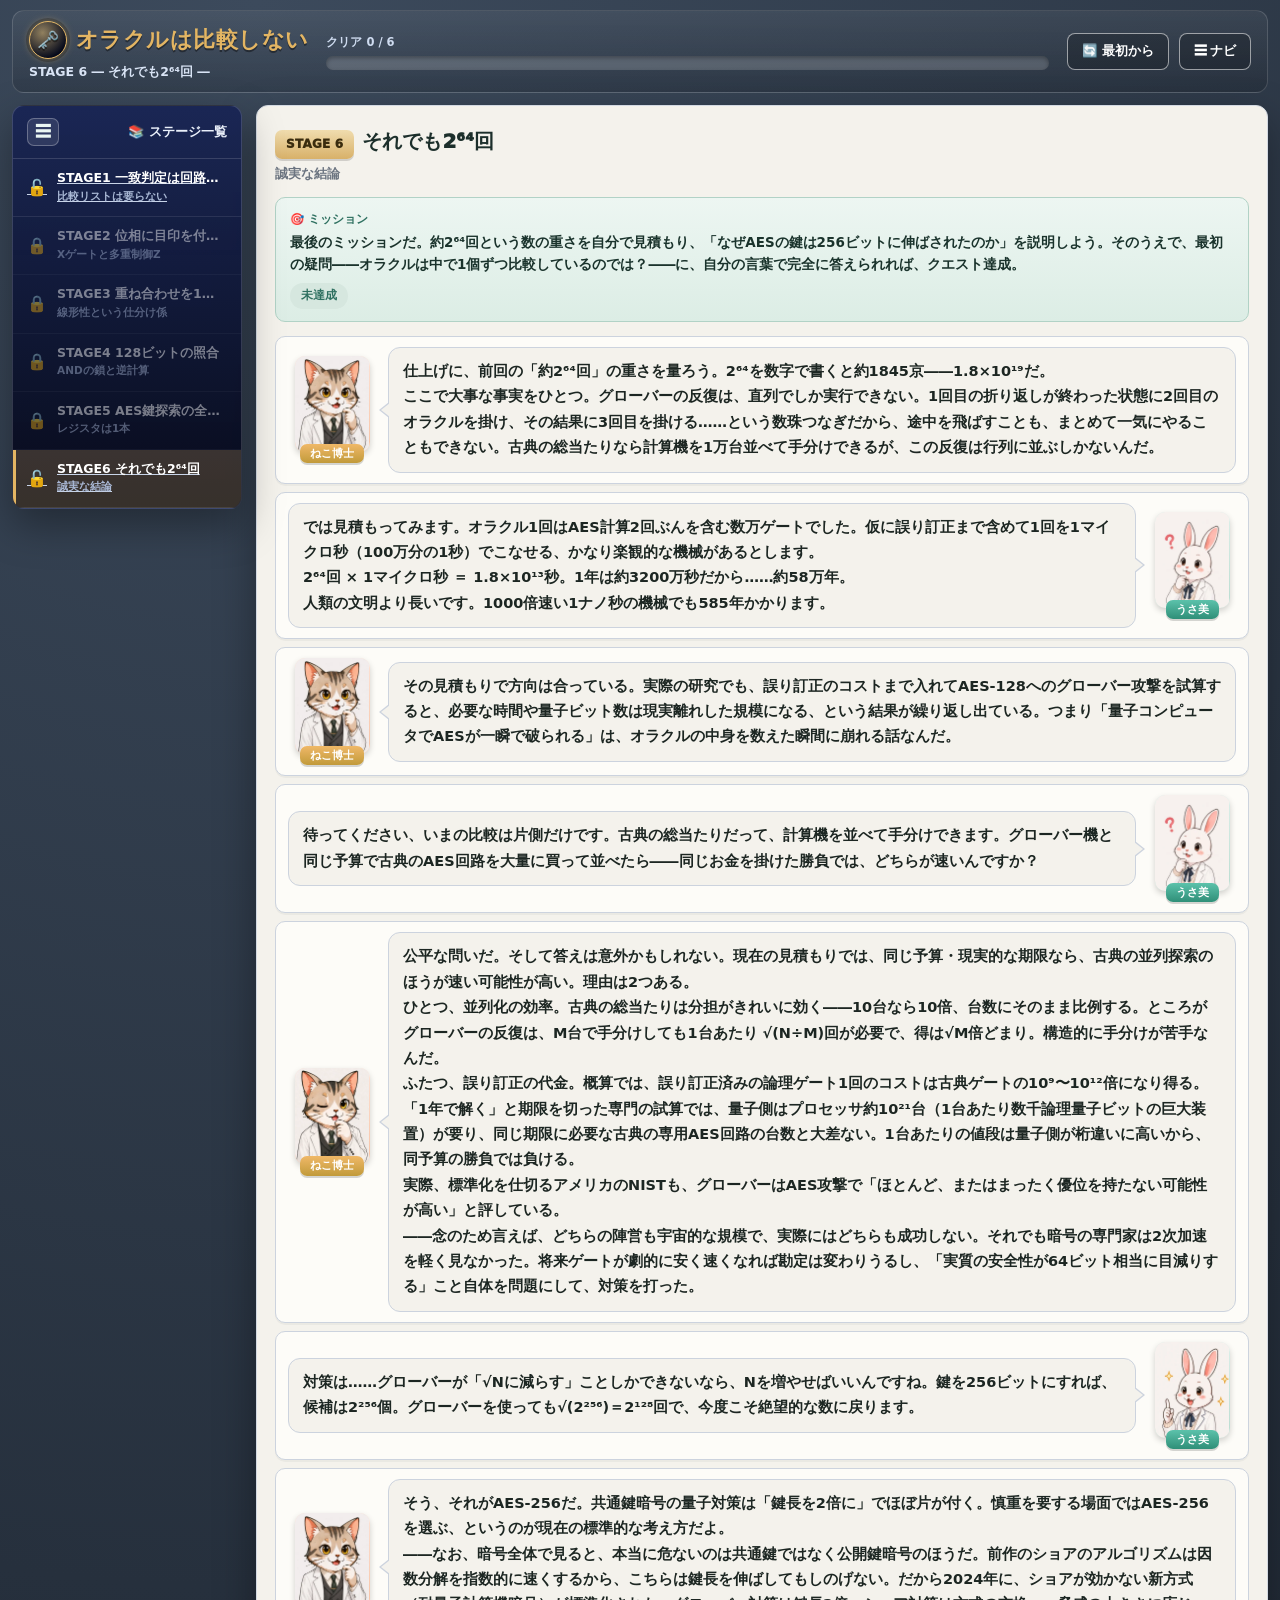
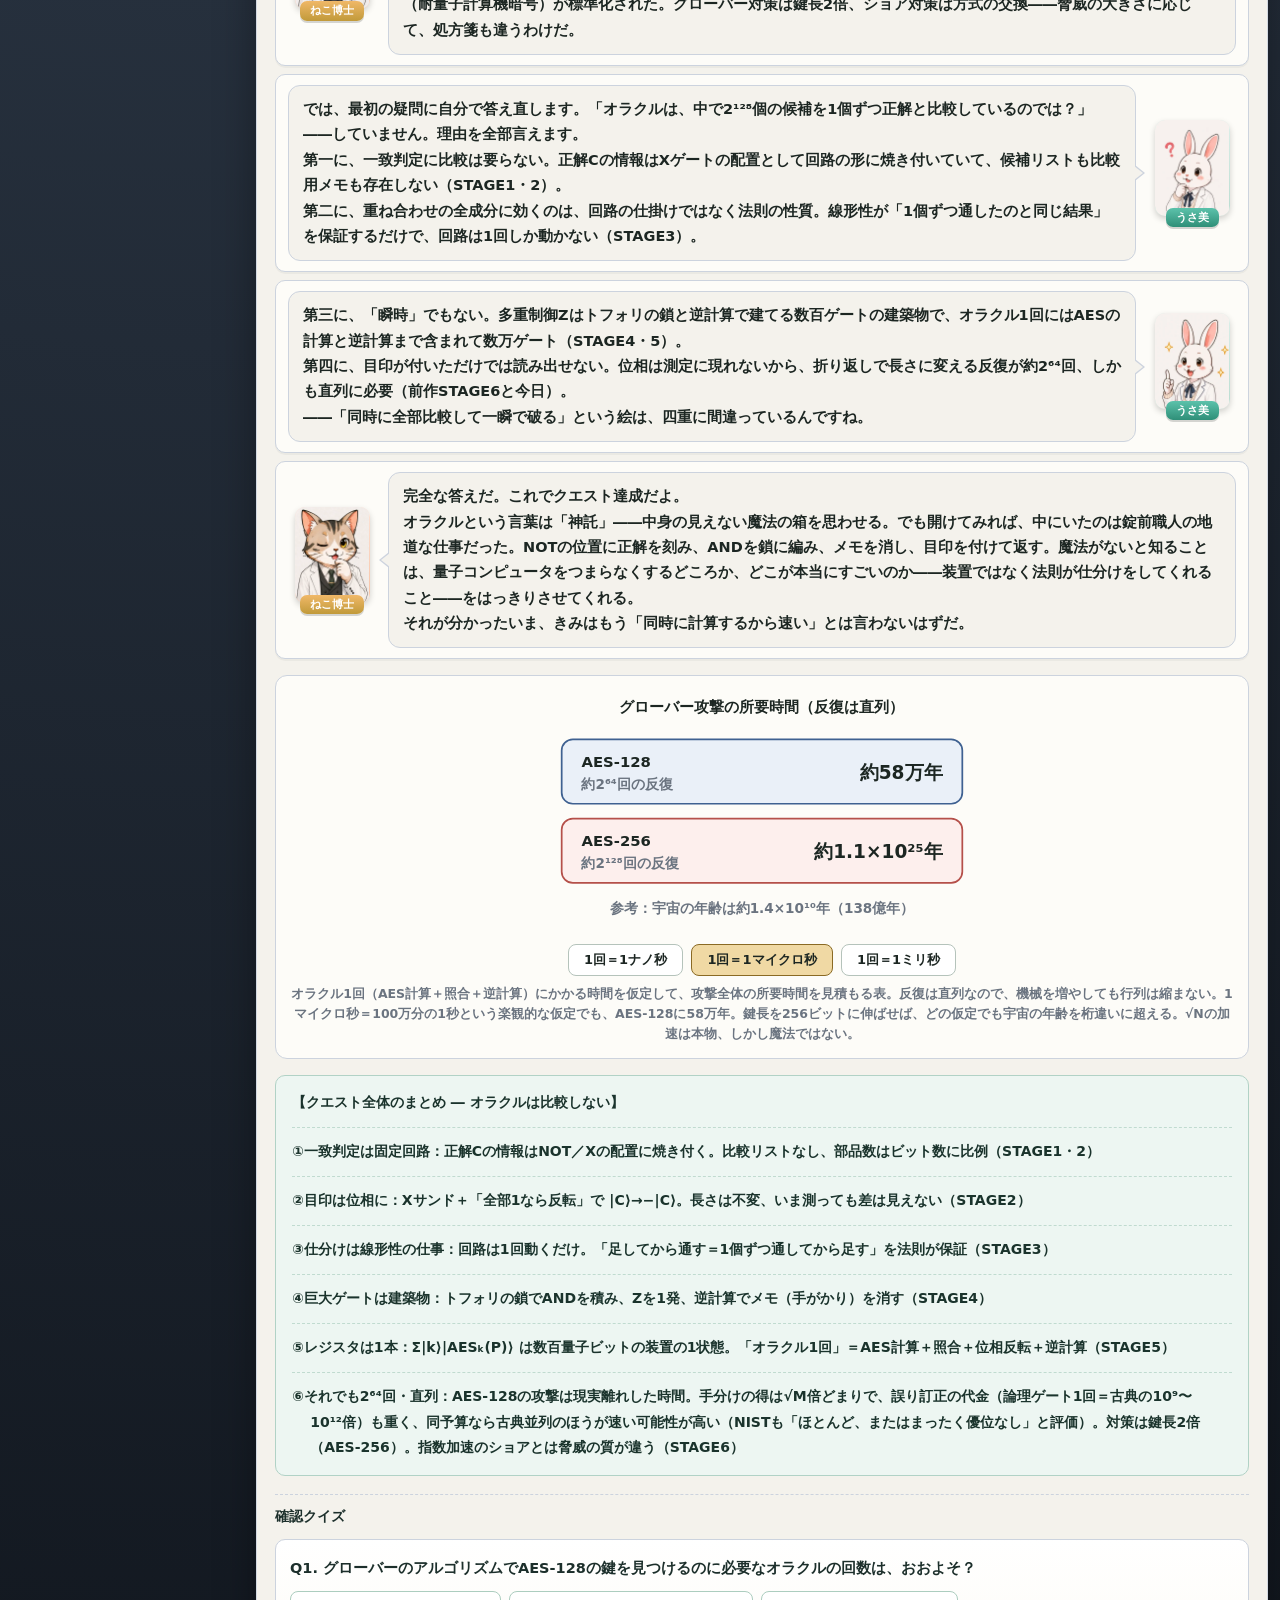
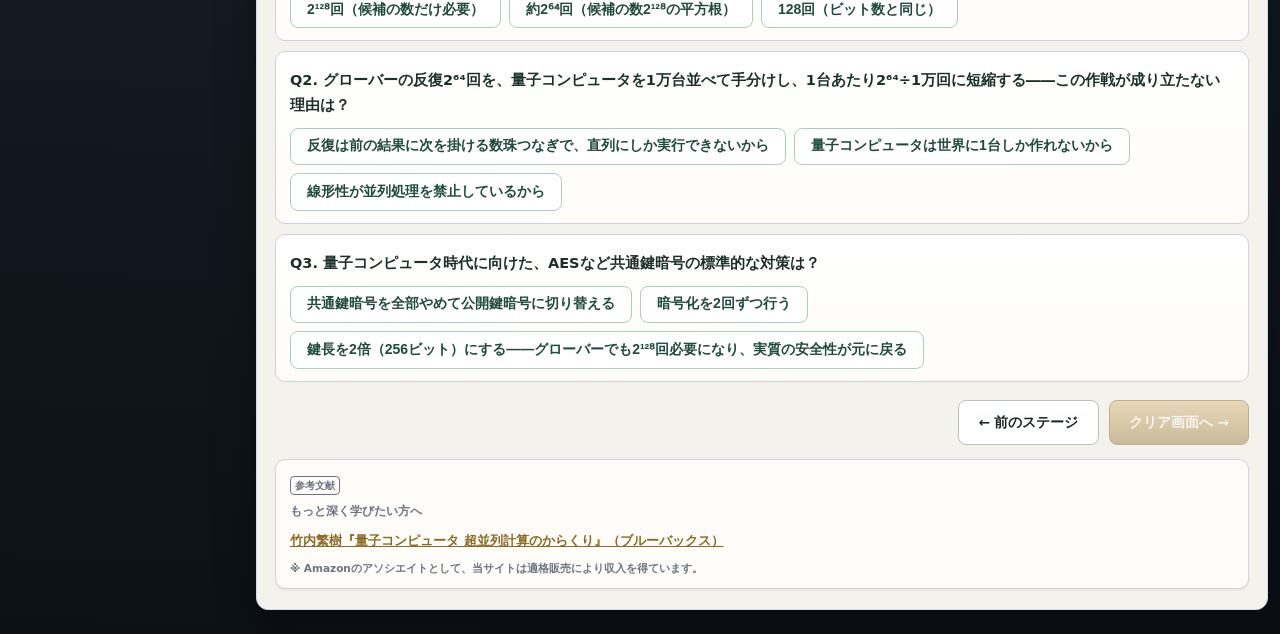
<file: stage6.html>
<!DOCTYPE html>
<html lang="ja">
<head>
<meta charset="UTF-8">
<meta name="viewport" content="width=device-width, initial-scale=1.0">
<meta name="theme-color" content="#26303d">
<!-- Google tag (gtag.js) -->
<script async src="https://www.googletagmanager.com/gtag/js?id=G-9RTQCP2HXM"></script>
<script>
  window.dataLayer = window.dataLayer || [];
  function gtag(){dataLayer.push(arguments);}
  gtag('js', new Date());
  gtag('config', 'G-9RTQCP2HXM');
</script>
<title>STAGE6 それでも2⁶⁴回 ― オラクルは比較しない</title>
<meta name="description" content="オラクルの中身が分かれば、コストも正直に数えられる。グローバーでもAES-128には約2⁶⁴回の反復が必要で、しかも直列にしか実行できない。1回1マイクロ秒でも58万年。だから世界は鍵を256ビットに伸ばした。誇張のない結論で、オラクルのクエストを締めくくる。">
<link rel="canonical" href="https://ruglerugle.github.io/grover-oracle/stage6.html">
<meta property="og:type" content="article">
<meta property="og:site_name" content="オラクルは比較しない">
<meta property="og:locale" content="ja_JP">
<meta property="og:title" content="STAGE6 それでも2⁶⁴回 ― オラクルは比較しない">
<meta property="og:description" content="2⁶⁴回の反復は直列で、1回1マイクロ秒でも58万年。誇張のない結論でまとめる最終ステージ。">
<meta property="og:url" content="https://ruglerugle.github.io/grover-oracle/stage6.html">
<meta property="og:image" content="https://ruglerugle.github.io/grover-oracle/images/ogp.png">
<meta name="twitter:card" content="summary_large_image">
<link rel="icon" type="image/png" href="images/favicon.png">
<link rel="stylesheet" href="design-system.css">
<style>
  .qc-svg .label{fill:var(--muted);font-size:11px;font-weight:700}
  .qc-svg .strong{fill:var(--ink);font-size:12px;font-weight:900}
  .qc-svg .accent{fill:#3f6191;font-size:11px;font-weight:900}
  .anim-ctrl{display:flex;align-items:center;gap:8px;justify-content:center;margin-top:10px;flex-wrap:wrap}
  .anim-ctrl .btn{padding:.4rem .95rem;font-size:13px;font-weight:900}
  .anim-ctrl .btn[aria-pressed="true"]{background:#f0d9a4;border-color:#8a6a24}
  .readout{display:flex;flex-wrap:wrap;gap:4px 16px;justify-content:center;margin-top:8px;font-size:13px;font-weight:800;color:var(--ink)}
  .readout b{font-weight:900;font-variant-numeric:tabular-nums;color:inherit}
</style>
</head>
<body>
<div class="app-shell side-collapsed" id="app-shell">
  <header class="game-header">
    <div class="brand">
      <div class="brand-title"><a class="head-reset home-badge" href="index.html" title="トップへ" aria-label="トップへ">🗝️</a> <span>オラクルは比較しない</span></div>
      <div class="brand-sub">STAGE 6 ― それでも2⁶⁴回 ―</div>
    </div>
    <div class="head-progress-wrap">
      <div class="head-progress-label" id="progress-label">クリア 0 / 6</div>
      <div class="head-progress" role="progressbar" aria-label="クリア済みステージ数" aria-valuemin="0" aria-valuemax="6" aria-valuenow="0"><div class="head-progress-fill" id="progress-fill" style="width:0%"></div></div>
    </div>
    <div class="header-actions">
      <button class="head-reset" id="btn-reset-all">🔄 最初から</button>
      <button class="head-reset" id="head-nav-toggle" title="ステージ一覧の表示切替">☰ ナビ</button>
    </div>
  </header>

  <div class="game-layout">
    <div class="side-backdrop" id="side-backdrop"></div>
    <aside class="side-panel">
      <div class="side-head">
        <button class="side-toggle" id="sidebar-toggle" title="ステージ一覧の表示切替" aria-label="ステージ一覧の表示切替">☰</button>
        <span class="side-head-text">📚 ステージ一覧</span>
      </div>
      <div class="side-list" id="side-list"></div>
    </aside>

    <main class="main-area">
      <div class="chapter-head">
        <span class="chapter-badge">STAGE 6</span><span class="chapter-title">それでも2⁶⁴回</span>
        <div class="chapter-sub">誠実な結論</div>
      </div>

      <div class="mission-box">
        <div class="mission-label">🎯 ミッション</div>
        <div class="mission-text">最後のミッションだ。約2⁶⁴回という数の重さを自分で見積もり、「なぜAESの鍵は256ビットに伸ばされたのか」を説明しよう。そのうえで、最初の疑問――オラクルは中で1個ずつ比較しているのでは？――に、自分の言葉で完全に答えられれば、クエスト達成。</div>
        <span class="mission-status" id="mission-status">未達成</span>
      </div>

      <div class="dialogue-scene">
        <div class="dialog-row">
          <div class="dialog-character">
            <div class="dialog-avatar mentor"><img src="images/cat.webp" width="300" height="386" alt=""></div>
            <div class="dialog-name mentor">ねこ博士</div>
          </div>
          <div class="dialog-bubble">仕上げに、前回の「約2⁶⁴回」の重さを量ろう。2⁶⁴を数字で書くと約1845京――<strong>1.8×10¹⁹</strong>だ。<br>ここで大事な事実をひとつ。グローバーの反復は、<strong>直列でしか実行できない</strong>。1回目の折り返しが終わった状態に2回目のオラクルを掛け、その結果に3回目を掛ける……という数珠つなぎだから、途中を飛ばすことも、まとめて一気にやることもできない。古典の総当たりなら計算機を1万台並べて手分けできるが、この反復は<strong>行列に並ぶしかない</strong>んだ。</div>
        </div>
        <div class="dialog-row right">
          <div class="dialog-character">
            <div class="dialog-avatar student"><img src="images/rabbitThink.webp" width="300" height="386" alt=""></div>
            <div class="dialog-name student">うさ美</div>
          </div>
          <div class="dialog-bubble">では見積もってみます。オラクル1回はAES計算2回ぶんを含む数万ゲートでした。仮に誤り訂正まで含めて<strong>1回を1マイクロ秒</strong>（100万分の1秒）でこなせる、かなり楽観的な機械があるとします。<br>2⁶⁴回 × 1マイクロ秒 ＝ 1.8×10¹³秒。1年は約3200万秒だから……<strong>約58万年</strong>。<br>人類の文明より長いです。1000倍速い1ナノ秒の機械でも585年かかります。</div>
        </div>
        <div class="dialog-row">
          <div class="dialog-character">
            <div class="dialog-avatar mentor"><img src="images/cat.webp" width="300" height="386" alt=""></div>
            <div class="dialog-name mentor">ねこ博士</div>
          </div>
          <div class="dialog-bubble">その見積もりで方向は合っている。実際の研究でも、誤り訂正のコストまで入れてAES-128へのグローバー攻撃を試算すると、必要な時間や量子ビット数は現実離れした規模になる、という結果が繰り返し出ている。つまり<strong>「量子コンピュータでAESが一瞬で破られる」は、オラクルの中身を数えた瞬間に崩れる話</strong>なんだ。</div>
        </div>
        <div class="dialog-row right">
          <div class="dialog-character">
            <div class="dialog-avatar student"><img src="images/rabbitThink.webp" width="300" height="386" alt=""></div>
            <div class="dialog-name student">うさ美</div>
          </div>
          <div class="dialog-bubble">待ってください、いまの比較は片側だけです。古典の総当たりだって、計算機を並べて手分けできます。グローバー機と<strong>同じ予算</strong>で古典のAES回路を大量に買って並べたら――同じお金を掛けた勝負では、どちらが速いんですか？</div>
        </div>
        <div class="dialog-row">
          <div class="dialog-character">
            <div class="dialog-avatar mentor"><img src="images/catThink.webp" width="300" height="386" alt=""></div>
            <div class="dialog-name mentor">ねこ博士</div>
          </div>
          <div class="dialog-bubble">公平な問いだ。そして答えは意外かもしれない。<strong>現在の見積もりでは、同じ予算・現実的な期限なら、古典の並列探索のほうが速い可能性が高い</strong>。理由は2つある。<br>ひとつ、<strong>並列化の効率</strong>。古典の総当たりは分担がきれいに効く――10台なら10倍、台数にそのまま比例する。ところがグローバーの反復は、M台で手分けしても1台あたり √(N÷M)回が必要で、<strong>得は√M倍どまり</strong>。構造的に手分けが苦手なんだ。<br>ふたつ、<strong>誤り訂正の代金</strong>。概算では、誤り訂正済みの論理ゲート1回のコストは古典ゲートの<strong>10⁹〜10¹²倍</strong>になり得る。「1年で解く」と期限を切った専門の試算では、量子側はプロセッサ約10²¹台（1台あたり数千論理量子ビットの巨大装置）が要り、同じ期限に必要な古典の専用AES回路の台数と大差ない。1台あたりの値段は量子側が桁違いに高いから、同予算の勝負では負ける。<br>実際、標準化を仕切るアメリカのNISTも、グローバーはAES攻撃で「<strong>ほとんど、またはまったく優位を持たない可能性が高い</strong>」と評している。<br>――念のため言えば、どちらの陣営も宇宙的な規模で、<strong>実際にはどちらも成功しない</strong>。それでも暗号の専門家は2次加速を軽く見なかった。将来ゲートが劇的に安く速くなれば勘定は変わりうるし、「実質の安全性が64ビット相当に目減りする」こと自体を問題にして、対策を打った。</div>
        </div>
        <div class="dialog-row right">
          <div class="dialog-character">
            <div class="dialog-avatar student"><img src="images/rabbit.webp" width="300" height="386" alt=""></div>
            <div class="dialog-name student">うさ美</div>
          </div>
          <div class="dialog-bubble">対策は……グローバーが「√Nに減らす」ことしかできないなら、<strong>Nを増やせばいい</strong>んですね。鍵を256ビットにすれば、候補は2²⁵⁶個。グローバーを使っても√(2²⁵⁶)＝<strong>2¹²⁸回</strong>で、今度こそ絶望的な数に戻ります。</div>
        </div>
        <div class="dialog-row">
          <div class="dialog-character">
            <div class="dialog-avatar mentor"><img src="images/cat.webp" width="300" height="386" alt=""></div>
            <div class="dialog-name mentor">ねこ博士</div>
          </div>
          <div class="dialog-bubble">そう、それが<strong>AES-256</strong>だ。共通鍵暗号の量子対策は「鍵長を2倍に」でほぼ片が付く。慎重を要する場面ではAES-256を選ぶ、というのが現在の標準的な考え方だよ。<br>――なお、暗号全体で見ると、本当に危ないのは共通鍵ではなく<strong>公開鍵暗号</strong>のほうだ。前作のショアのアルゴリズムは因数分解を<strong>指数的に</strong>速くするから、こちらは鍵長を伸ばしてもしのげない。だから2024年に、ショアが効かない新方式（耐量子計算機暗号）が標準化された。グローバー対策は鍵長2倍、ショア対策は方式の交換――脅威の大きさに応じて、処方箋も違うわけだ。</div>
        </div>
        <div class="dialog-row right">
          <div class="dialog-character">
            <div class="dialog-avatar student"><img src="images/rabbitThink.webp" width="300" height="386" alt=""></div>
            <div class="dialog-name student">うさ美</div>
          </div>
          <div class="dialog-bubble">では、最初の疑問に自分で答え直します。「オラクルは、中で2¹²⁸個の候補を1個ずつ正解と比較しているのでは？」――していません。理由を全部言えます。<br>第一に、<strong>一致判定に比較は要らない</strong>。正解Cの情報はXゲートの配置として回路の形に焼き付いていて、候補リストも比較用メモも存在しない（STAGE1・2）。<br>第二に、重ね合わせの全成分に効くのは、<strong>回路の仕掛けではなく法則の性質</strong>。線形性が「1個ずつ通したのと同じ結果」を保証するだけで、回路は1回しか動かない（STAGE3）。</div>
        </div>
        <div class="dialog-row right">
          <div class="dialog-character">
            <div class="dialog-avatar student"><img src="images/rabbit.webp" width="300" height="386" alt=""></div>
            <div class="dialog-name student">うさ美</div>
          </div>
          <div class="dialog-bubble">第三に、「瞬時」でもない。多重制御Zはトフォリの鎖と逆計算で建てる数百ゲートの建築物で、オラクル1回にはAESの計算と逆計算まで含まれて<strong>数万ゲート</strong>（STAGE4・5）。<br>第四に、目印が付いただけでは<strong>読み出せない</strong>。位相は測定に現れないから、折り返しで長さに変える反復が約2⁶⁴回、しかも直列に必要（前作STAGE6と今日）。<br>――「同時に全部比較して一瞬で破る」という絵は、<strong>四重に</strong>間違っているんですね。</div>
        </div>
        <div class="dialog-row">
          <div class="dialog-character">
            <div class="dialog-avatar mentor"><img src="images/catThink.webp" width="300" height="386" alt=""></div>
            <div class="dialog-name mentor">ねこ博士</div>
          </div>
          <div class="dialog-bubble">完全な答えだ。これでクエスト達成だよ。<br>オラクルという言葉は「神託」――中身の見えない魔法の箱を思わせる。でも開けてみれば、中にいたのは錠前職人の地道な仕事だった。NOTの位置に正解を刻み、ANDを鎖に編み、メモを消し、目印を付けて返す。魔法がないと知ることは、量子コンピュータをつまらなくするどころか、<strong>どこが本当にすごいのか</strong>――装置ではなく法則が仕分けをしてくれること――をはっきりさせてくれる。<br>それが分かったいま、きみはもう「同時に計算するから速い」とは言わないはずだ。</div>
        </div>
      </div>

      <div class="diagram-box">
        <svg id="cost-svg" class="qc-svg" viewBox="0 0 372 190" width="100%" role="img" aria-label="グローバー攻撃の所要時間の見積もり表。オラクル1回あたりの時間を選ぶと、AES-128（2の64乗回）とAES-256（2の128乗回）それぞれの攻撃所要時間が表示される">
          <text class="strong" x="186" y="18" text-anchor="middle">グローバー攻撃の所要時間（反復は直列）</text>
          <rect x="24" y="40" width="324" height="52" rx="9" fill="#eaf0f8" stroke="#3f6191" stroke-width="1.4"/>
          <text class="strong" x="40" y="62">AES-128</text>
          <text class="label" x="40" y="80">約2⁶⁴回の反復</text>
          <text id="t128" class="strong" x="332" y="72" text-anchor="end" style="font-size:15px">約58万年</text>
          <rect x="24" y="104" width="324" height="52" rx="9" fill="#fdefed" stroke="#b5504a" stroke-width="1.4"/>
          <text class="strong" x="40" y="126">AES-256</text>
          <text class="label" x="40" y="144">約2¹²⁸回の反復</text>
          <text id="t256" class="strong" x="332" y="136" text-anchor="end" style="font-size:15px">約1.1×10²⁵年</text>
          <text class="label" x="186" y="180" text-anchor="middle">参考：宇宙の年齢は約1.4×10¹⁰年（138億年）</text>
        </svg>
        <div class="anim-ctrl" role="group" aria-label="オラクル1回あたりの時間">
          <button type="button" class="btn" data-speed="0">1回＝1ナノ秒</button>
          <button type="button" class="btn" data-speed="1" aria-pressed="true">1回＝1マイクロ秒</button>
          <button type="button" class="btn" data-speed="2">1回＝1ミリ秒</button>
        </div>
        <div class="diagram-caption">オラクル1回（AES計算＋照合＋逆計算）にかかる時間を仮定して、攻撃全体の所要時間を見積もる表。反復は直列なので、機械を増やしても行列は縮まない。1マイクロ秒＝100万分の1秒という楽観的な仮定でも、AES-128に<strong>58万年</strong>。鍵長を256ビットに伸ばせば、どの仮定でも宇宙の年齢を桁違いに超える。<strong>√Nの加速は本物、しかし魔法ではない</strong>。</div>
      </div>

      <div class="formula-box">
        <span class="step">【クエスト全体のまとめ ― オラクルは比較しない】</span>
        <span class="step">①<strong>一致判定は固定回路</strong>：正解Cの情報はNOT／Xの配置に焼き付く。比較リストなし、部品数はビット数に比例（STAGE1・2）</span>
        <span class="step">②<strong>目印は位相に</strong>：Xサンド＋「全部1なら反転」で <span class="nw">|C⟩→−|C⟩</span>。長さは不変、いま測っても差は見えない（STAGE2）</span>
        <span class="step">③<strong>仕分けは線形性の仕事</strong>：回路は1回動くだけ。「足してから通す＝1個ずつ通してから足す」を法則が保証（STAGE3）</span>
        <span class="step">④<strong>巨大ゲートは建築物</strong>：トフォリの鎖でANDを積み、Zを1発、逆計算でメモ（手がかり）を消す（STAGE4）</span>
        <span class="step">⑤<strong>レジスタは1本</strong>：<span class="nw">Σ|k⟩|AESₖ(P)⟩</span> は数百量子ビットの装置の1状態。「オラクル1回」＝AES計算＋照合＋位相反転＋逆計算（STAGE5）</span>
        <span class="step">⑥<strong>それでも2⁶⁴回・直列</strong>：AES-128の攻撃は現実離れした時間。手分けの得は√M倍どまりで、誤り訂正の代金（論理ゲート1回＝古典の10⁹〜10¹²倍）も重く、<span class="nw">同予算なら古典並列のほうが速い可能性が高い</span>（NISTも「ほとんど、またはまったく優位なし」と評価）。対策は鍵長2倍（AES-256）。指数加速のショアとは脅威の質が違う（STAGE6）</span>
      </div>

      <div class="quiz-head">確認クイズ</div>
      <div class="quiz-card" data-quiz>
        <p class="quiz-q">Q1. グローバーのアルゴリズムでAES-128の鍵を見つけるのに必要なオラクルの回数は、おおよそ？</p>
        <div class="choice-list">
          <button class="choice-btn">2¹²⁸回（候補の数だけ必要）</button>
          <button class="choice-btn">約2⁶⁴回（候補の数2¹²⁸の平方根）</button>
          <button class="choice-btn">128回（ビット数と同じ）</button>
        </div>
        <div class="quiz-explain" hidden>正解！ グローバーの加速は「Nを√Nに」の2次加速。2¹²⁸の平方根は2⁶⁴で、約1845京回。総当たりの2¹²⁷回（平均）に比べれば劇的な減少だが、それでも人類の手に余る回数であることに変わりはない。</div>
      </div>

      <div class="quiz-card" data-quiz>
        <p class="quiz-q">Q2. グローバーの反復2⁶⁴回を、量子コンピュータを1万台並べて手分けし、1台あたり2⁶⁴÷1万回に短縮する――この作戦が成り立たない理由は？</p>
        <div class="choice-list">
          <button class="choice-btn">反復は前の結果に次を掛ける数珠つなぎで、直列にしか実行できないから</button>
          <button class="choice-btn">量子コンピュータは世界に1台しか作れないから</button>
          <button class="choice-btn">線形性が並列処理を禁止しているから</button>
        </div>
        <div class="quiz-explain" hidden>正解！ 2回目のオラクルは「1回目の折り返しが終わった状態」に掛けるので、途中を飛ばせない。台数を増やしてもそれぞれが同じ2⁶⁴回の行列に並ぶだけだ（厳密には台数分のわずかな分担短縮はあるが、√N回の壁は消えない）。古典総当たりが台数に比例して速くなるのとは対照的だ。</div>
      </div>

      <div class="quiz-card" data-quiz>
        <p class="quiz-q">Q3. 量子コンピュータ時代に向けた、AESなど共通鍵暗号の標準的な対策は？</p>
        <div class="choice-list">
          <button class="choice-btn">共通鍵暗号を全部やめて公開鍵暗号に切り替える</button>
          <button class="choice-btn">暗号化を2回ずつ行う</button>
          <button class="choice-btn">鍵長を2倍（256ビット）にする――グローバーでも2¹²⁸回必要になり、実質の安全性が元に戻る</button>
        </div>
        <div class="quiz-explain" hidden>正解！ グローバーは「Nを√Nに」しかできないので、Nを2乗分増やせば（鍵長2倍）帳消しにできる。一方、公開鍵暗号（RSAなど）はショアのアルゴリズムに指数的に破られるため、鍵長では守れず方式ごと交換する（2024年に標準化された耐量子計算機暗号）。脅威の大きさに応じて処方箋が違う。</div>
      </div>

      <div class="stage-nav">
        <a class="btn" href="stage5.html">← 前のステージ</a>
        <button class="btn btn-primary" id="btn-next" disabled>クリア画面へ →</button>
      </div>

      <div id="book-recommend"></div>
    </main>
  </div>
</div>

<script src="js/progress.js"></script>
<script>GO.initStagePage(6);</script>

<script>
(function(){
  // 所要時間見積もり
  var T128 = ["約585年", "約58万年", "約5.9億年"];
  var T256 = ["約1.1×10²²年", "約1.1×10²⁵年", "約1.1×10²⁸年"];
  var btns = document.querySelectorAll(".anim-ctrl .btn[data-speed]");
  function select(i){
    document.getElementById("t128").textContent = T128[i];
    document.getElementById("t256").textContent = T256[i];
    btns.forEach(function(b){
      b.setAttribute("aria-pressed", +b.getAttribute("data-speed") === i ? "true" : "false");
    });
  }
  btns.forEach(function(b){
    b.addEventListener("click", function(){ select(+b.getAttribute("data-speed")); });
  });
  select(1);
})();
</script>
</body>
</html>
</file>
<file: design-system.css>
/* ============================================================
   QUEST TEMPLATE — design system
   フェルト×クリーム紙×ゴールドを基調にした、学習クエスト系サイトの
   見た目だけを抜き出した共通デザインシステム。
   クイズ判定・進捗管理・ダイアログ内容などのロジックは含まない。
   色を変えたいときは :root の変数だけ差し替えればOK。
   ============================================================ */

*,*::before,*::after{box-sizing:border-box;margin:0;padding:0}
html{-webkit-text-size-adjust:100%;text-size-adjust:100%;scroll-behavior:smooth}
html,body{max-width:100vw;overflow-x:hidden}

:root{
  /* ベース配色（金庫の鋼鉄グレー×真鍮）。差し替えればテーマが丸ごと変わる */
  --bg1:#26303d;--bg2:#3c4a5c;--bg3:#0b0f15;
  --paper:#f4f2ec;--paper2:#fdfcf8;--ink:#1c2622;--muted:#6b7480;--line:#ccd3de;
  --gold:#e3b563;--gold-dark:#8a6a24;--gold-light:#f5e3ba;
  --felt:#2b3644;--felt-dark:#0b0f15;
  --ok:#2f9e5c;--ok-bg:#e6f5ec;--ok-bd:#8fd1ab;
  --ng:#c8433f;--ng-bg:#fbe9e8;--ng-bd:#e79a97;
  --shadow:0 16px 40px rgba(0,0,0,.35);
  --r:10px;--r-lg:16px;
  --f:system-ui,-apple-system,"Hiragino Sans","Yu Gothic",sans-serif;
}

body{
  font-family:var(--f);color:var(--ink);font-weight:600;min-height:100vh;line-height:1.7;
  background:radial-gradient(circle at 20% 0%,var(--bg2) 0,var(--bg1) 40%,var(--bg3) 100%);
}
a{color:inherit}
button,a{-webkit-tap-highlight-color:transparent}

/* ==========================================================
   1. ページ共通シェル（内側ページ：ヘッダー＋サイドバー＋メイン）
   ========================================================== */
.app-shell{min-height:100vh;display:flex;flex-direction:column;gap:12px;padding:10px 12px 24px}

/* ヘッダー */
.game-header{display:flex;align-items:center;gap:18px;flex-wrap:wrap;color:#fff;padding:10px 16px;
  background:linear-gradient(180deg,rgba(255,255,255,.06),rgba(0,0,0,.14));border-radius:12px;border:1px solid rgba(255,255,255,.15)}
.brand{display:flex;flex-direction:column;gap:2px;min-width:220px}
/* brand-title の中にホームバッジ(アイコン)を入れると、それ自体がトップへ戻るボタンになる */
.brand-title{display:flex;align-items:center;gap:9px;font-size:22px;font-weight:950;letter-spacing:.02em;color:var(--gold);text-shadow:0 2px 0 rgba(0,0,0,.4)}
.brand-sub{font-size:12.5px;font-weight:800;color:#d9e4f5}
.head-progress-wrap{flex:1;min-width:160px;display:flex;flex-direction:column;gap:4px}
.head-progress-label{font-size:11.5px;color:#cfdcf0;font-weight:800}
.head-progress{height:14px;background:rgba(255,255,255,.18);border-radius:999px;overflow:hidden;box-shadow:inset 0 2px 4px rgba(0,0,0,.3)}
.head-progress-fill{height:100%;width:0;background:linear-gradient(90deg,#f0d9a4,var(--gold-dark));border-radius:999px;transition:width .4s}
.head-reset{padding:9px 14px;border:1.5px solid rgba(255,255,255,.55);border-radius:8px;background:rgba(0,0,0,.2);color:#fff;font-size:12.5px;font-weight:800;cursor:pointer;white-space:nowrap}
.head-reset:hover{background:rgba(255,255,255,.12)}
a.head-reset{text-decoration:none;display:inline-flex;align-items:center}
/* 円形バッジ（ブランドアイコン兼トップへ戻るボタン） */
.head-reset.home-badge{width:38px;height:38px;flex-shrink:0;padding:0;border-radius:50%;justify-content:center;background:radial-gradient(circle at 35% 30%, rgba(227,181,99,.5), rgba(5,9,26,1) 75%);border:1.5px solid var(--gold);box-shadow:0 0 0 3px rgba(0,0,0,.25),0 0 10px -2px var(--gold);font-size:18px}
.head-reset.home-badge:hover{box-shadow:0 0 0 3px rgba(0,0,0,.25),0 0 16px 0 var(--gold);background:rgba(0,0,0,.12);transform:translateY(-2px) scale(1.07)}
.header-actions{display:flex;align-items:center;gap:10px;margin-left:auto;flex-shrink:0}

/* レイアウト（サイドバー折りたたみ対応のオフキャンバス方式） */
.game-layout{display:grid;grid-template-columns:230px minmax(0,1fr);gap:14px;align-items:start;transition:grid-template-columns .25s ease}
.side-backdrop{display:none}

/* サイドバー */
.side-panel{background:linear-gradient(180deg,rgba(24,36,84,.92),rgba(5,8,24,.95));border:1px solid rgba(255,255,255,.16);
  border-radius:12px;box-shadow:var(--shadow);overflow:hidden;position:sticky;top:10px;transition:width .25s ease}
.side-head{padding:12px 14px;font-size:13px;font-weight:900;color:#eaf0fa;border-bottom:1px solid rgba(255,255,255,.14);
  display:flex;align-items:center;gap:8px;min-height:20px}
.side-head-text{white-space:nowrap}
.side-toggle{width:32px;height:28px;border:1px solid rgba(255,255,255,.28);border-radius:7px;background:rgba(255,255,255,.10);
  color:#eaf6f2;font-weight:950;font-size:16px;cursor:pointer;line-height:1;flex-shrink:0}
.side-list{display:flex;flex-direction:column}
.side-item{display:flex;align-items:center;gap:10px;padding:11px 14px;border-bottom:1px solid rgba(255,255,255,.09);
  color:#c8d4e8;cursor:pointer;user-select:none;touch-action:manipulation;min-width:0}
.side-item:hover{background:rgba(255,255,255,.06)}
.side-item.active{background:rgba(227,181,99,.22);box-shadow:inset 3px 0 0 var(--gold)}
.side-item.locked{opacity:.45;cursor:not-allowed}
.side-icon{font-size:16px;width:20px;text-align:center;flex-shrink:0}
.side-text{min-width:0}
.side-main{font-size:12.5px;font-weight:900;line-height:1.3;color:#fff;white-space:nowrap;overflow:hidden;text-overflow:ellipsis}
.side-sub{font-size:10.5px;color:#a9b8d5;margin-top:1px;white-space:nowrap;overflow:hidden;text-overflow:ellipsis}

.app-shell.side-collapsed .game-layout{grid-template-columns:64px minmax(0,1fr)}
.app-shell.side-collapsed .side-panel{width:64px}
.app-shell.side-collapsed .side-head{justify-content:center;padding:8px 6px}
.app-shell.side-collapsed .side-head-text{display:none}
.app-shell.side-collapsed .side-item{justify-content:center;padding:11px 6px}
.app-shell.side-collapsed .side-item .side-text{display:none}

@media(min-width:901px){
  .app-shell.side-collapsed .game-layout{grid-template-columns:230px minmax(0,1fr) !important}
  .app-shell.side-collapsed .side-panel{width:auto !important}
  .app-shell.side-collapsed .side-head{justify-content:space-between !important;padding:12px 14px !important}
  .app-shell.side-collapsed .side-head-text{display:block !important}
  .app-shell.side-collapsed .side-item{justify-content:flex-start !important;padding:11px 14px !important}
  .app-shell.side-collapsed .side-item .side-text{display:block !important}
}
@media(max-width:900px){
  .game-layout{grid-template-columns:64px minmax(0,1fr);gap:8px}
  .app-shell:not(.side-collapsed) .game-layout{grid-template-columns:210px minmax(0,1fr)}
  .side-panel{position:sticky;top:8px}
}
@media(max-width:700px){
  .game-layout{grid-template-columns:1fr}
  .app-shell.side-collapsed .game-layout,
  .app-shell:not(.side-collapsed) .game-layout{grid-template-columns:1fr}
  .side-panel{position:fixed;top:0;left:0;width:min(82vw,300px);height:100vh;height:100dvh;
    border-radius:0;transform:translateX(-100%);transition:transform .25s ease;
    box-shadow:10px 0 30px rgba(0,0,0,.45);overflow-y:auto;z-index:80}
  .app-shell.side-collapsed .side-panel{transform:translateX(-100%)}
  .app-shell:not(.side-collapsed) .side-panel{transform:translateX(0)}
  .side-backdrop{display:none;position:fixed;inset:0;background:rgba(6,12,18,.55);z-index:70}
  .app-shell:not(.side-collapsed) .side-backdrop{display:block}
  .game-header{padding:8px 12px}
}

/* メインエリア */
.main-area{background:var(--paper);border:1px solid #d3d9e2;border-radius:12px;padding:18px 18px 20px;box-shadow:var(--shadow);min-height:520px;min-width:0}
.chapter-head{margin-bottom:12px}
.chapter-badge{display:inline-block;background:linear-gradient(#f0dcae,#d8b169);color:#3a2c0e;border-radius:7px;
  padding:4px 11px;font-size:12px;font-weight:950;letter-spacing:.02em;margin-right:8px;box-shadow:0 2px 0 rgba(0,0,0,.15)}
.chapter-title{display:inline;font-size:20px;font-weight:950;color:#1c2f2b}
.chapter-sub{font-size:13px;color:var(--muted);margin-top:4px;font-weight:700}

/* ==========================================================
   2. キャラクター対話（吹き出し）
   .dialog-avatar.mentor / .dialog-avatar.student で色分け。
   画像を使う場合は中に <img> を入れる（object-fit:contain）。
   ========================================================== */
.dialogue-scene{display:flex;flex-direction:column;gap:8px;margin:14px 0 16px}
.dialog-row{display:grid;grid-template-columns:88px minmax(0,1fr);gap:12px;align-items:stretch;border:1px solid var(--line);background:var(--paper2);border-radius:10px;padding:10px 12px;box-shadow:0 2px 0 rgba(0,0,0,.04)}
.dialog-row.right{grid-template-columns:minmax(0,1fr) 88px}
.dialog-row.right .dialog-character{order:2}
.dialog-row.right .dialog-bubble{order:1}
.dialog-character{display:flex;flex-direction:column;align-items:center;justify-content:center;gap:0;min-width:0}
.dialog-avatar{position:relative;z-index:1;width:75px;height:96px;border-radius:10px;display:flex;align-items:center;justify-content:center;font-size:34px;box-shadow:0 3px 6px rgba(0,0,0,.18);flex-shrink:0;overflow:hidden}
.dialog-avatar.mentor{background:linear-gradient(#fde3d6,#f7c2a4)}
.dialog-avatar.student{background:linear-gradient(#dcefe9,#b9dcd0)}
.dialog-avatar img{width:100%;height:100%;object-fit:contain}
.dialog-name{position:relative;z-index:2;margin-top:-8px;padding:3px 10px;border-radius:7px;color:#fff;font-weight:900;font-size:11px;line-height:1.2;box-shadow:0 2px 0 rgba(0,0,0,.16);white-space:nowrap;text-align:center}
.dialog-name.mentor{background:linear-gradient(#f0b868,#c19a3a)}
.dialog-name.student{background:linear-gradient(#5cc2ab,#2f8f78)}
.dialog-bubble{position:relative;align-self:center;background:var(--paper);border:1px solid var(--line);border-radius:12px;padding:11px 14px;color:var(--ink);font-size:14.5px;line-height:1.75;font-weight:700;min-height:56px;align-content:center}
.dialog-bubble::before{content:"";position:absolute;left:-10px;top:50%;transform:translateY(-50%);width:0;height:0;border-top:8px solid transparent;border-bottom:8px solid transparent;border-right:10px solid var(--line)}
.dialog-bubble::after{content:"";position:absolute;left:-8px;top:50%;transform:translateY(-50%);width:0;height:0;border-top:7px solid transparent;border-bottom:7px solid transparent;border-right:9px solid var(--paper)}
.dialog-row.right .dialog-bubble::before{left:auto;right:-10px;border-right:0;border-left:10px solid var(--line)}
.dialog-row.right .dialog-bubble::after{left:auto;right:-8px;border-right:0;border-left:9px solid var(--paper)}
@media (max-width:700px){
  .dialog-row,.dialog-row.right{grid-template-columns:70px minmax(0,1fr);padding:8px;gap:8px}
  .dialog-row.right .dialog-character{order:0}
  .dialog-row.right .dialog-bubble{order:1}
  .dialog-avatar{width:59px;height:76px;font-size:27px}
  .dialog-name{font-size:9.5px;padding:3px 7px;margin-top:-6px}
  .dialog-bubble{font-size:14px;padding:9px 11px;min-height:0}
  .dialog-row.right .dialog-bubble::before{left:-10px;right:auto;border-left:0;border-right:10px solid var(--line)}
  .dialog-row.right .dialog-bubble::after{left:-8px;right:auto;border-left:0;border-right:9px solid var(--paper)}
}

/* ==========================================================
   3. ミッションボックス／ボタン／選択肢（クイズの見た目のみ。判定ロジックは含まない）
   ========================================================== */
.mission-box{background:linear-gradient(180deg,#edf6f2,#dcede5);border:1px solid #b1d2c6;border-radius:10px;padding:12px 14px;margin-bottom:14px}
.mission-label{font-size:11.5px;font-weight:950;color:#2e7060;margin-bottom:3px}
.mission-text{font-size:13.5px;color:#1a332c;font-weight:700;line-height:1.6}
.mission-status{display:inline-block;margin-top:8px;padding:3px 11px;border-radius:999px;font-size:11.5px;font-weight:900;
  background:#d6e7df;color:#2e7060}
.mission-status.ok{background:var(--ok-bg);color:var(--ok);border:1px solid var(--ok-bd)}

/* ステージクリア演出・クリアバッジ */
.stage-clear-banner{margin:18px 0 4px;text-align:center;font-size:24px;font-weight:950;color:var(--gold-dark);letter-spacing:.04em;animation:clear-pop .5s cubic-bezier(.2,1.6,.4,1)}
@keyframes clear-pop{0%{transform:scale(.3);opacity:0}100%{transform:scale(1);opacity:1}}
.quest-card.cleared::after{content:"🏅";position:absolute;top:-12px;right:-8px;font-size:26px;filter:drop-shadow(0 2px 3px rgba(0,0,0,.3))}
@media (prefers-reduced-motion:reduce){.stage-clear-banner{animation:none}}

.stage-nav{display:flex;justify-content:flex-end;gap:10px;margin-top:18px;flex-wrap:wrap}
.btn{border:1px solid #b5c3bb;background:#fff;border-radius:8px;padding:.65rem 1.2rem;font-size:13.5px;cursor:pointer;
  color:var(--ink);font-family:var(--f);font-weight:800;touch-action:manipulation;-webkit-tap-highlight-color:transparent}
.btn:hover{background:#edf3ef}
.btn:disabled{opacity:.4;cursor:not-allowed}
a.btn{text-decoration:none;display:inline-flex;align-items:center}
.btn-primary{background:linear-gradient(#d9b269,#8a6a24);border-color:#6d5518;color:#fff;box-shadow:0 3px 0 #4a3a0e}
.btn-primary:hover{opacity:.92;background:linear-gradient(#d9b269,#8a6a24)}
.btn-primary:disabled{opacity:.4;cursor:not-allowed;box-shadow:none}

.choice-list{display:flex;flex-wrap:wrap;gap:8px;margin-top:10px}
.choice-btn{border:1.5px solid #accdbf;background:#fff;border-radius:8px;padding:.55rem 1rem;font-size:14px;font-weight:800;
  cursor:pointer;color:#1f4a3c;touch-action:manipulation;text-align:left}
.choice-btn:hover{background:#ecf6f1}
.choice-btn.choice-ok{background:var(--ok-bg);border-color:var(--ok-bd);color:var(--ok)}
.choice-btn.choice-ng{background:var(--ng-bg);border-color:var(--ng-bd);color:var(--ng)}
/* 色だけに頼らない正誤表示（色覚特性への配慮） */
.choice-btn.choice-ok::before{content:"✓ "}
.choice-btn.choice-ng::before{content:"✗ "}
/* スクリーンリーダー専用テキスト */
.sr-only{position:absolute;width:1px;height:1px;padding:0;margin:-1px;overflow:hidden;clip:rect(0 0 0 0);white-space:nowrap;border:0}
.quiz-q{font-size:14.5px;font-weight:850;color:#1c2f2b;margin-top:4px}
.quiz-head{font-size:14px;font-weight:950;color:#1c2f2b;margin:18px 0 10px;padding-top:10px;border-top:1px dashed var(--line)}
.quiz-card{background:linear-gradient(180deg,#fff,var(--paper2));border:1px solid var(--line);border-radius:10px;padding:12px 14px;margin-bottom:10px}
.quiz-explain{margin-top:9px;font-size:13.5px;line-height:1.6;color:#1a332c;background:#edf6f2;border:1px solid #b1d2c6;border-radius:8px;padding:8px 10px}

/* ==========================================================
   4.5 SVG図解ボックス（relativity-quest 独自拡張）
   ========================================================== */
.diagram-box{background:var(--paper2);border:1px solid var(--line);border-radius:12px;padding:14px;margin:16px 0;text-align:center}
.diagram-box svg{max-width:min(100%,460px);height:auto}
.diagram-caption{font-size:12.5px;color:var(--muted);margin-top:8px;font-weight:700;line-height:1.6}
.formula-box{background:#edf6f2;border:1px solid #b1d2c6;border-radius:10px;padding:14px 16px;margin:12px 0;font-size:14px;line-height:1.85;color:#1a332c;font-weight:700;overflow-x:auto}
/* 各ステップは折り返しても頭が分かるよう、ぶら下げインデント＋行間で区切る */
.formula-box .step{display:block;margin-bottom:11px;padding-left:1.3em;text-indent:-1.3em;word-break:keep-all;overflow-wrap:break-word}
.formula-box .step.multi{padding-left:0;text-indent:0}
.formula-box .step.multi .item{display:inline-block;max-width:100%;padding-left:1.3em;text-indent:-1.3em;word-break:keep-all;overflow-wrap:break-word}
.formula-box .step:last-child{margin-bottom:0}
/* 折り返しても項目の切れ目が分かるよう、2つめ以降に区切り線を引く */
.formula-box .step + .step{border-top:1px dashed #c0dbd0;padding-top:11px}
/* 途中で割れると読めなくなる項だけ、折り返しを禁じる */
.formula-box .nw{white-space:nowrap}
/* 幅の狭い画面では、見出しと式を別の行に分ける */
.formula-box br.wbr{display:none}
@media(max-width:480px){ .formula-box br.wbr{display:inline} }
@media(max-width:480px){
  .formula-box{font-size:13.5px;padding:12px 13px;line-height:1.8}
  .formula-box .step{margin-bottom:12px}
  .app-shell.side-collapsed{padding-left:0;padding-right:0}
  .app-shell.side-collapsed .main-area{padding-left:8px;padding-right:8px;border-left:none;border-right:none;border-radius:0}
}

/* ==========================================================
   5. 終了画面／外部リンク案内
   ========================================================== */
#book-recommend{margin-top:14px;background:var(--paper2);border:1px solid var(--line);border-radius:10px;padding:10px 14px;box-shadow:0 2px 0 rgba(0,0,0,.04)}
#book-recommend:empty{display:none}
.book-recommend-label{display:inline-block;font-size:10px;font-weight:900;color:var(--muted);border:1px solid var(--muted);border-radius:4px;padding:0 4px;margin:0 0 6px}
.book-recommend-body{display:flex;align-items:center;gap:12px}
.book-recommend-lead{font-size:12px;color:var(--muted);margin:0 0 4px;font-weight:700}
#book-recommend a{font-size:13px;color:var(--gold-dark);font-weight:900;text-decoration:underline}
.book-recommend-note{margin-top:7px;font-size:10.5px;color:var(--muted);font-weight:700}

.recap-list{display:flex;flex-direction:column;gap:10px;margin:4px 0 8px}
.recap-item{display:flex;align-items:flex-start;gap:12px;padding:12px 14px;background:var(--paper2);border:1px solid var(--line);border-radius:10px}
.recap-num{flex-shrink:0;width:26px;height:26px;border-radius:50%;background:linear-gradient(#d9b269,#8a6a24);color:#fff;font-weight:900;font-size:12px;display:flex;align-items:center;justify-content:center;margin-top:1px}
.recap-body{font-size:13px;line-height:1.7}
.recap-title{font-weight:900;color:var(--ink)}
.recap-desc{color:var(--muted);font-weight:700}
.complete-actions{display:flex;gap:12px;flex-wrap:wrap;justify-content:center;margin-top:20px}

/* ==========================================================
   6. トップ（ポータル）ページ：ヒーロー＋クエストカード
   ========================================================== */
.shell{width:min(1080px,calc(100% - 32px));margin:0 auto;padding:10px 0 28px}

.topbar{display:flex;align-items:center;gap:14px;flex-wrap:wrap;color:#fff;padding:12px 18px;margin-bottom:16px;
  background:linear-gradient(180deg,rgba(255,255,255,.06),rgba(0,0,0,.14));border-radius:14px;border:1px solid rgba(255,255,255,.15)}
.brand-badge{width:44px;height:44px;flex-shrink:0;border-radius:50%;display:flex;align-items:center;justify-content:center;font-size:22px;
  background:radial-gradient(circle at 35% 30%,rgba(227,181,99,.55),rgba(5,9,26,1) 75%);border:1.5px solid var(--gold);
  box-shadow:0 0 0 3px rgba(0,0,0,.25),0 0 10px -2px var(--gold)}
.brand-copy{display:flex;flex-direction:column;line-height:1.25}
.brand-copy strong{font-size:18px;font-weight:900;letter-spacing:.02em;color:var(--gold-light)}
.brand-copy small{margin-top:2px;font-size:10.5px;font-weight:800;letter-spacing:.08em;color:#cfdcf0}

.hero{position:relative;display:flex;align-items:flex-end;justify-content:center;gap:18px;padding:14px 10px 10px;text-align:center}
.hero-mascot{width:104px;height:auto;flex-shrink:0;filter:drop-shadow(0 10px 14px rgba(0,0,0,.35))}
.hero-copy{max-width:560px}
.hero h1{color:#fffdf7;font-size:clamp(22px,4.6vw,34px);font-weight:900;line-height:1.5;letter-spacing:.01em;
  text-shadow:0 4px 16px rgba(0,0,0,.3)}
.hero h1 .line{display:block}
.hero h1 .accent{color:var(--gold-light)}
.hero p{max-width:440px;margin:12px auto 0;color:#e2e9f5;font-size:13.5px;font-weight:700;line-height:2}
.nowrap{white-space:nowrap}

.board{margin-top:20px;padding:20px 20px 24px;background:var(--paper);border:1px solid #d3d9e2;border-radius:22px;box-shadow:var(--shadow)}
.board-head{display:flex;align-items:flex-end;justify-content:space-between;gap:16px;flex-wrap:wrap;margin-bottom:16px;
  padding-bottom:14px;border-bottom:2.5px dashed var(--line)}
.board-head h2{font-size:22px;font-weight:900;color:var(--ink)}
.board-head p{font-size:12px;font-weight:700;color:var(--muted)}

.quest-grid{display:grid;grid-template-columns:repeat(2,minmax(0,1fr));gap:16px}
.quest-card{
  --accent:var(--gold-dark);--accent-bg:#f2ede0;
  position:relative;display:flex;flex-direction:column;gap:10px;padding:18px 18px 16px;
  border-radius:var(--r-lg);border:3px solid var(--accent);background:var(--accent-bg);
  color:var(--ink);text-decoration:none;box-shadow:0 6px 0 var(--accent);
  transition:transform .16s ease,box-shadow .16s ease;
}
.quest-card:hover,.quest-card:focus-visible{transform:translateY(-3px);box-shadow:0 9px 0 var(--accent);outline:none}
.quest-card:active{transform:translateY(3px);box-shadow:0 2px 0 var(--accent)}
.quest-card.locked{opacity:.6;cursor:default;box-shadow:0 6px 0 var(--accent)}
.quest-card.locked:hover{transform:none;box-shadow:0 6px 0 var(--accent)}

.q-top{display:flex;align-items:center;gap:10px}
.q-num{width:34px;height:34px;flex-shrink:0;border-radius:50%;display:flex;align-items:center;justify-content:center;
  background:var(--accent);color:#fff;font-weight:900;font-size:14px;box-shadow:0 2px 0 rgba(0,0,0,.18)}
.q-suit{margin-left:auto;font-size:24px;color:var(--accent)}
.q-title{font-size:19px;font-weight:900;line-height:1.3}
.q-meta{display:flex;align-items:center;gap:8px;flex-wrap:wrap}
.q-tag{display:inline-block;width:fit-content;padding:3px 10px;border-radius:999px;background:var(--accent);color:#fff;
  font-size:10px;font-weight:900;letter-spacing:.04em}
.q-time{font-size:10.5px;font-weight:800;color:#5c6472}
.q-desc{font-size:12px;font-weight:700;color:#5c6472;line-height:1.7;flex:1}
.q-cta{margin-top:4px;display:inline-flex;align-items:center;justify-content:center;gap:6px;padding:10px 0;border-radius:999px;
  background:var(--accent);color:#fff;font-size:13px;font-weight:900;box-shadow:0 3px 0 rgba(0,0,0,.2)}

footer{margin-top:20px;display:flex;flex-wrap:wrap;align-items:center;justify-content:center;gap:10px;
  color:#dce4f0;font-size:11px;font-weight:700;text-align:center}
.footer-suits{display:flex;gap:8px;font-size:15px;color:#cfd8e6}

@media (max-width:780px){
  .hero-mascot{display:none}
  .hero h1{font-size:clamp(17px,5.6vw,32px)}
}
@media (max-width:760px){
  .quest-grid{grid-template-columns:1fr}
  .hero{gap:8px;padding-top:10px}
  .board{padding:16px 14px 18px;border-radius:18px}
}
@media (prefers-reduced-motion:reduce){
  html{scroll-behavior:auto}
  *,*::before,*::after{transition-duration:.01ms!important}
}
</file>
